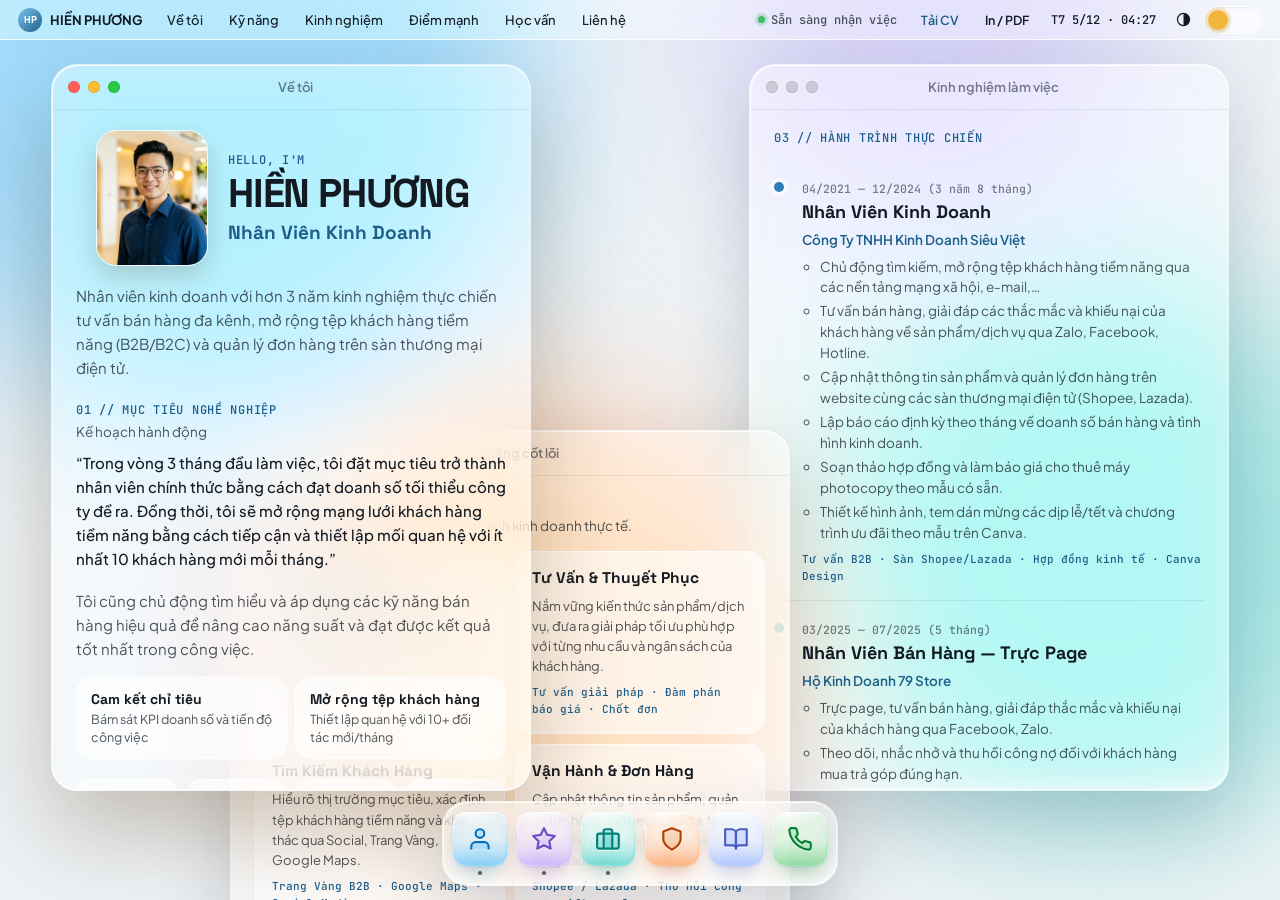
<file: index.html>
<!DOCTYPE html>
<html lang="vi" data-theme="light" data-palette="ocean">
<head>
  <meta charset="UTF-8" />
  <meta name="viewport" content="width=device-width, initial-scale=1.0" />
  <title>Hiền Phương — Nhân Viên Kinh Doanh | Liquid Glass Portfolio &amp; CV</title>
  <meta name="description" content="Portfolio &amp; CV cá nhân của Hiền Phương - Nhân Viên Kinh Doanh với hơn 3 năm kinh nghiệm thực chiến tư vấn bán hàng đa kênh, mở rộng tệp khách hàng B2B/B2C và quản lý đơn hàng sàn TMĐT." />
  <meta name="author" content="Hiền Phương" />
  <meta name="theme-color" content="#eef2f5" />
  <script>
    (function () {
      var t; try { t = localStorage.getItem('hp-glass-theme'); } catch (e) {}
      if (!t) t = "auto";
      if (t === 'auto') t = window.matchMedia('(prefers-color-scheme: dark)').matches ? 'dark' : 'light';
      document.documentElement.setAttribute('data-theme', t);
      var c; try { c = localStorage.getItem('hp-glass-clear'); } catch (e) {}
      if (c === null || isNaN(+c)) c = 45;
      document.documentElement.style.setProperty('--clear', (+c / 100).toFixed(2));
    })();
  </script>
    <!-- Mẫu 5 Liquid Glass (font tự host: assets/fonts/fonts.css) -->
  <link rel="stylesheet" href="/assets/style5.css" />
</head>
<body>

  <div class="mesh" aria-hidden="true"><i class="b1"></i><i class="b2"></i><i class="b3"></i><i class="b4"></i></div>

  <!-- Menu bar -->
  <header class="menubar">
    <div class="menubar-left">
      <a class="brand" href="#" data-open="about" aria-label="Mở hồ sơ"><span class="brand-mark">HP</span><span class="brand-name">HIỀN PHƯƠNG</span></a>
              <a class="menu-link" href="#" data-open="about">Về tôi</a>
              <a class="menu-link" href="#" data-open="skills">Kỹ năng</a>
              <a class="menu-link" href="#" data-open="exp">Kinh nghiệm</a>
              <a class="menu-link" href="#" data-open="strengths">Điểm mạnh</a>
              <a class="menu-link" href="#" data-open="edu">Học vấn</a>
              <a class="menu-link" href="#" data-open="contact">Liên hệ</a>
          </div>
    <div class="menubar-right">
              <span class="status"><span class="status-dot"></span>Sẵn sàng nhận việc</span>
                    <a class="menu-btn" href="CV-Hien-Phuong.pdf" download title="Tải CV dạng PDF">Tải CV</a>
            <button class="menu-btn" id="btnPrintCV" type="button" title="In hoặc lưu hồ sơ dạng PDF">In / PDF</button>
      <span class="clock" id="clock"></span>
      <div class="clear-wrap">
        <button class="clear-btn" id="clearBtn" type="button" aria-label="Điều chỉnh độ trong suốt" aria-expanded="false" aria-controls="clearPop" title="Độ trong suốt"><svg viewBox="0 0 24 24" aria-hidden="true"><circle cx="12" cy="12" r="8.5"></circle><path class="fill" d="M12 3.5a8.5 8.5 0 0 1 0 17z"></path></svg></button>
        <div class="clear-pop glass" id="clearPop" role="dialog" aria-label="Độ trong suốt">
          <div class="cp-head"><span>Độ trong suốt</span><output id="clearVal" for="clearRange">45%</output></div>
          <input class="cp-range" id="clearRange" type="range" min="0" max="100" step="1" value="45" aria-label="Độ trong suốt" />
          <div class="cp-presets" role="group" aria-label="Mức có sẵn">
            <button type="button" data-clear="12">Mờ đục</button>
            <button type="button" data-clear="45">Cân bằng</button>
            <button type="button" data-clear="85">Trong suốt</button>
          </div>
        </div>
      </div>
      <button class="theme-toggle" id="themeToggle" type="button" aria-label="Chuyển giao diện ngày/đêm" aria-pressed="false"></button>
    </div>
  </header>

  <main class="desk">

    <!-- Mobile home screen -->
    <section class="home" aria-label="Màn hình chính">
      <div class="home-card glass">
        <span class="home-ava">
          <picture><source srcset="/assets/hien-phuong.webp" type="image/webp"><img class="home-avatar" src="/assets/hien-phuong.png" alt="Chân dung HIỀN PHƯƠNG - Nhân Viên Kinh Doanh" width="800" height="800" draggable="false" /></picture>          <span class="status-dot" aria-hidden="true"></span>        </span>
        <div>
          <p class="name">HIỀN PHƯƠNG</p>
          <p class="role">Nhân Viên Kinh Doanh</p>
                      <p class="mono muted home-meta">3+ năm · TP. Thủ Đức</p>
                                <p class="home-status">Sẵn sàng nhận việc</p>
                  </div>
                  <p class="home-tag">Nhân viên kinh doanh với hơn 3 năm kinh nghiệm thực chiến tư vấn bán hàng đa kênh, mở rộng tệp khách hàng tiềm năng (B2B/B2C) và quản lý đơn hàng trên sàn thương mại điện tử.</p>
              </div>
      <nav class="home-grid" aria-label="Mục hồ sơ">
                  <button class="home-app" type="button" data-open="about"><span class="app-icon ic1"><svg viewBox="0 0 24 24" fill="none" stroke="currentColor" stroke-width="2" stroke-linecap="round" stroke-linejoin="round" aria-hidden="true"><path d="M20 21v-2a4 4 0 0 0-4-4H8a4 4 0 0 0-4 4v2"></path><circle cx="12" cy="7" r="4"></circle></svg></span>Về tôi</button>
                  <button class="home-app" type="button" data-open="skills"><span class="app-icon ic3"><svg viewBox="0 0 24 24" fill="none" stroke="currentColor" stroke-width="2" stroke-linecap="round" stroke-linejoin="round" aria-hidden="true"><polygon points="12 2 15.09 8.26 22 9.27 17 14.14 18.18 21.02 12 17.77 5.82 21.02 7 14.14 2 9.27 8.91 8.26 12 2"></polygon></svg></span>Kỹ năng</button>
                  <button class="home-app" type="button" data-open="exp"><span class="app-icon ic2"><svg viewBox="0 0 24 24" fill="none" stroke="currentColor" stroke-width="2" stroke-linecap="round" stroke-linejoin="round" aria-hidden="true"><rect x="2" y="7" width="20" height="14" rx="2" ry="2"></rect><path d="M16 21V5a2 2 0 0 0-2-2h-4a2 2 0 0 0-2 2v16"></path></svg></span>Kinh nghiệm</button>
                  <button class="home-app" type="button" data-open="strengths"><span class="app-icon ic4"><svg viewBox="0 0 24 24" fill="none" stroke="currentColor" stroke-width="2" stroke-linecap="round" stroke-linejoin="round" aria-hidden="true"><path d="M12 22s8-4 8-10V5l-8-3-8 3v7c0 6 8 10 8 10z"></path></svg></span>Điểm mạnh</button>
                  <button class="home-app" type="button" data-open="edu"><span class="app-icon ic5"><svg viewBox="0 0 24 24" fill="none" stroke="currentColor" stroke-width="2" stroke-linecap="round" stroke-linejoin="round" aria-hidden="true"><path d="M2 3h6a4 4 0 0 1 4 4v14a3 3 0 0 0-3-3H2z"></path><path d="M22 3h-6a4 4 0 0 0-4 4v14a3 3 0 0 1 3-3h7z"></path></svg></span>Học vấn</button>
                  <button class="home-app" type="button" data-open="contact"><span class="app-icon ic6"><svg viewBox="0 0 24 24" fill="none" stroke="currentColor" stroke-width="2" stroke-linecap="round" stroke-linejoin="round" aria-hidden="true"><path d="M22 16.92v3a2 2 0 0 1-2.18 2 19.79 19.79 0 0 1-8.63-3.07 19.5 19.5 0 0 1-6-6 19.79 19.79 0 0 1-3.07-8.67A2 2 0 0 1 4.11 2h3a2 2 0 0 1 2 1.72 12.84 12.84 0 0 0 .7 2.81 2 2 0 0 1-.45 2.11L8.09 9.91a16 16 0 0 0 6 6l1.27-1.27a2 2 0 0 1 2.11-.45 12.84 12.84 0 0 0 2.81.7A2 2 0 0 1 22 16.92z"></path></svg></span>Liên hệ</button>
              </nav>

            <!-- Widget chỉ số: chạm để mở "Về tôi" -->
      <button class="widget widget-stats glass" type="button" data-open="about" aria-label="Chỉ số nổi bật">
                  <span class="w-stat"><b data-count="3" data-suffix="+">3+</b><small>Năm thực chiến</small></span>
                  <span class="w-stat"><b data-count="10" data-suffix="+">10+</b><small>KH mới / tháng</small></span>
                  <span class="w-stat"><b data-count="100" data-suffix="%">100%</b><small>Cam kết KPI</small></span>
                  <span class="w-stat"><b>Đa kênh</b><small>B2B, Social &amp; TMĐT</small></span>
              </button>
      
            <!-- Widget công việc gần nhất: chạm để mở "Kinh nghiệm" -->
      <button class="widget widget-job glass" type="button" data-open="exp">
        <span class="app-icon ic2"><svg viewBox="0 0 24 24" fill="none" stroke="currentColor" stroke-width="2" stroke-linecap="round" stroke-linejoin="round" aria-hidden="true"><rect x="2" y="7" width="20" height="14" rx="2" ry="2"></rect><path d="M16 21V5a2 2 0 0 0-2-2h-4a2 2 0 0 0-2 2v16"></path></svg></span>
        <span class="w-job">
          <small class="mono muted">Gần nhất · 04/2021 — 12/2024 (3 năm 8 tháng)</small>
          <b>Nhân Viên Kinh Doanh</b>
          <span>Công Ty TNHH Kinh Doanh Siêu Việt</span>
        </span>
      </button>
          </section>

        <!-- Window: Về tôi (sections: hero + about) -->
    <article class="win glass" id="win-about" data-open-on-load="1" aria-label="Về tôi">
      <div class="win-bar"><span class="lights"><button class="l-close" type="button" aria-label="Đóng" title="Đóng (Esc)"><svg viewBox="0 0 10 10" aria-hidden="true"><path d="M2.5 2.5l5 5M7.5 2.5l-5 5"/></svg></button><button class="l-min" type="button" aria-label="Thu nhỏ xuống dock" title="Thu nhỏ (Ctrl/⌘ + M)"><svg viewBox="0 0 10 10" aria-hidden="true"><path d="M2 5h6"/></svg></button><button class="l-max" type="button" aria-label="Phóng to / thu về" title="Phóng to (nhấp đúp thanh tiêu đề)"><svg viewBox="0 0 10 10" aria-hidden="true"><path d="M2.2 6.3V2.2h4.1z M7.8 3.7v4.1H3.7z" class="fill"/></svg></button></span><h2 class="win-title">Về tôi</h2></div>      <div class="win-body">
        <div class="profile">
          <picture><source srcset="/assets/hien-phuong.webp" type="image/webp"><img class="avatar" src="/assets/hien-phuong.png" alt="Chân dung HIỀN PHƯƠNG - Nhân Viên Kinh Doanh" width="800" height="800" draggable="false" /></picture>          <div>
            <p class="eyebrow">Hello, I&#039;m</p>
            <h1 class="name">HIỀN PHƯƠNG</h1>
            <p class="role">Nhân Viên Kinh Doanh</p>
          </div>
        </div>
                  <p class="intro">Nhân viên kinh doanh với hơn 3 năm kinh nghiệm thực chiến tư vấn bán hàng đa kênh, mở rộng tệp khách hàng tiềm năng (B2B/B2C) và quản lý đơn hàng trên sàn thương mại điện tử.</p>
        
                      <p class="eyebrow about-eyebrow">01 // MỤC TIÊU NGHỀ NGHIỆP</p>
                                <p class="win-sub muted">Kế hoạch hành động</p>
                                <p class="intro intro-quote">“Trong vòng 3 tháng đầu làm việc, tôi đặt mục tiêu trở thành nhân viên chính thức bằng cách đạt doanh số tối thiểu công ty đề ra. Đồng thời, tôi sẽ mở rộng mạng lưới khách hàng tiềm năng bằng cách tiếp cận và thiết lập mối quan hệ với ít nhất 10 khách hàng mới mỗi tháng.”</p>
                                <p class="intro">Tôi cũng chủ động tìm hiểu và áp dụng các kỹ năng bán hàng hiệu quả để nâng cao năng suất và đạt được kết quả tốt nhất trong công việc.</p>
          
                    <div class="commit">
                          <div class="commit-item"><b>Cam kết chỉ tiêu</b><span>Bám sát KPI doanh số và tiến độ công việc</span></div>
                          <div class="commit-item"><b>Mở rộng tệp khách hàng</b><span>Thiết lập quan hệ với 10+ đối tác mới/tháng</span></div>
                      </div>
          
                    <div class="stats">
                          <div class="stat" title="Kinh doanh &amp; Tư vấn bán hàng"><b data-count="3" data-suffix="+">3+</b><span>Năm thực chiến</span></div>
                          <div class="stat" title="Mục tiêu phát triển tệp khách hàng"><b data-count="10" data-suffix="+">10+</b><span>KH mới / tháng</span></div>
                          <div class="stat" title="Đạt định mức trong 3 tháng đầu"><b data-count="100" data-suffix="%">100%</b><span>Cam kết KPI</span></div>
                          <div class="stat stat-text" title="Khai thác khách hàng đa nền tảng"><b>Đa kênh</b><span>B2B, Social &amp; TMĐT</span></div>
                      </div>
          
        <div class="actions">
                      <a class="btn btn-solid" href="tel:0876488047">Gọi ngay</a>
                                <a class="btn btn-glass" href="#" data-open="exp">Xem kinh nghiệm</a>
                                <button class="btn btn-glass" type="button" data-copy="0876488047" data-copy-label="số điện thoại" title="Sao chép số điện thoại">087 6488 047</button>
                  </div>
                  <p class="loc loc-about">Trường Thọ, TP. Thủ Đức, TP.HCM</p>
              </div>
    </article>
    
        <!-- Window: Kỹ năng -->
    <article class="win glass" id="win-skills" data-open-on-load="1" data-w="lg" aria-label="Kỹ năng cốt lõi">
      <div class="win-bar"><span class="lights"><button class="l-close" type="button" aria-label="Đóng" title="Đóng (Esc)"><svg viewBox="0 0 10 10" aria-hidden="true"><path d="M2.5 2.5l5 5M7.5 2.5l-5 5"/></svg></button><button class="l-min" type="button" aria-label="Thu nhỏ xuống dock" title="Thu nhỏ (Ctrl/⌘ + M)"><svg viewBox="0 0 10 10" aria-hidden="true"><path d="M2 5h6"/></svg></button><button class="l-max" type="button" aria-label="Phóng to / thu về" title="Phóng to (nhấp đúp thanh tiêu đề)"><svg viewBox="0 0 10 10" aria-hidden="true"><path d="M2.2 6.3V2.2h4.1z M7.8 3.7v4.1H3.7z" class="fill"/></svg></button></span><h2 class="win-title">Kỹ năng cốt lõi</h2></div>      <div class="win-body">
        <div class="win-intro"><p class="eyebrow">02 // NĂNG LỰC CHUYÊN MÔN</p><p class="win-sub muted">Bộ kỹ năng tư vấn, đàm phán và vận hành kinh doanh thực tế.</p></div>        <div class="cards">
                      <div class="card">
              <h3>Kỹ Năng Giao Tiếp</h3>
              <p>Truyền đạt thông tin rõ ràng, mạch lạc; chủ động lắng nghe và thấu hiểu sâu sắc mong muốn của khách hàng.</p>
                              <span class="tags">Lắng nghe chủ động · Giao tiếp đa kênh · Thấu cảm</span>
                          </div>
                      <div class="card">
              <h3>Tư Vấn &amp; Thuyết Phục</h3>
              <p>Nắm vững kiến thức sản phẩm/dịch vụ, đưa ra giải pháp tối ưu phù hợp với từng nhu cầu và ngân sách của khách hàng.</p>
                              <span class="tags">Tư vấn giải pháp · Đàm phán báo giá · Chốt đơn</span>
                          </div>
                      <div class="card">
              <h3>Tìm Kiếm Khách Hàng</h3>
              <p>Hiểu rõ thị trường mục tiêu, xác định tệp khách hàng tiềm năng và khai thác qua Social, Trang Vàng, Google Maps.</p>
                              <span class="tags">Trang Vàng B2B · Google Maps · Social Media</span>
                          </div>
                      <div class="card">
              <h3>Vận Hành &amp; Đơn Hàng</h3>
              <p>Cập nhật thông tin sản phẩm, quản lý đơn hàng Shopee/Lazada, theo dõi công nợ và chăm sóc khách hàng sau bán.</p>
                              <span class="tags">Shopee / Lazada · Thu hồi công nợ · After-sales</span>
                          </div>
                  </div>
      </div>
    </article>
    
        <!-- Window: Kinh nghiệm -->
    <article class="win glass" id="win-exp" data-open-on-load="1" aria-label="Kinh nghiệm làm việc">
      <div class="win-bar"><span class="lights"><button class="l-close" type="button" aria-label="Đóng" title="Đóng (Esc)"><svg viewBox="0 0 10 10" aria-hidden="true"><path d="M2.5 2.5l5 5M7.5 2.5l-5 5"/></svg></button><button class="l-min" type="button" aria-label="Thu nhỏ xuống dock" title="Thu nhỏ (Ctrl/⌘ + M)"><svg viewBox="0 0 10 10" aria-hidden="true"><path d="M2 5h6"/></svg></button><button class="l-max" type="button" aria-label="Phóng to / thu về" title="Phóng to (nhấp đúp thanh tiêu đề)"><svg viewBox="0 0 10 10" aria-hidden="true"><path d="M2.2 6.3V2.2h4.1z M7.8 3.7v4.1H3.7z" class="fill"/></svg></button></span><h2 class="win-title">Kinh nghiệm làm việc</h2></div>      <div class="win-body">
        <div class="win-intro"><p class="eyebrow">03 // HÀNH TRÌNH THỰC CHIẾN</p></div>        <ol class="timeline">
                      <li class="job"><span class="job-dot" style="background:#2f7fb5"></span><div>
              <span class="job-time">04/2021 — 12/2024 (3 năm 8 tháng)</span>
              <h3>Nhân Viên Kinh Doanh</h3><span class="job-co">Công Ty TNHH Kinh Doanh Siêu Việt</span>
                              <ul>
                                      <li>Chủ động tìm kiếm, mở rộng tệp khách hàng tiềm năng qua các nền tảng mạng xã hội, e-mail,…</li>
                                      <li>Tư vấn bán hàng, giải đáp các thắc mắc và khiếu nại của khách hàng về sản phẩm/dịch vụ qua Zalo, Facebook, Hotline.</li>
                                      <li>Cập nhật thông tin sản phẩm và quản lý đơn hàng trên website cùng các sàn thương mại điện tử (Shopee, Lazada).</li>
                                      <li>Lập báo cáo định kỳ theo tháng về doanh số bán hàng và tình hình kinh doanh.</li>
                                      <li>Soạn thảo hợp đồng và làm báo giá cho thuê máy photocopy theo mẫu có sẵn.</li>
                                      <li>Thiết kế hình ảnh, tem dán mừng các dịp lễ/tết và chương trình ưu đãi theo mẫu trên Canva.</li>
                                  </ul>
                                            <span class="tags job-tags">Tư vấn B2B · Sàn Shopee/Lazada · Hợp đồng kinh tế · Canva Design</span>
                          </div></li>
                      <li class="job"><span class="job-dot" style="background:#3aa7a0"></span><div>
              <span class="job-time">03/2025 — 07/2025 (5 tháng)</span>
              <h3>Nhân Viên Bán Hàng — Trực Page</h3><span class="job-co">Hộ Kinh Doanh 79 Store</span>
                              <ul>
                                      <li>Trực page, tư vấn bán hàng, giải đáp thắc mắc và khiếu nại của khách hàng qua Facebook, Zalo.</li>
                                      <li>Theo dõi, nhắc nhở và thu hồi công nợ đối với khách hàng mua trả góp đúng hạn.</li>
                                      <li>Chăm sóc khách hàng sau bán hàng nhằm duy trì mối quan hệ và tăng tỷ lệ khách hàng quay lại.</li>
                                  </ul>
                                            <span class="tags job-tags">Trực Page FB/Zalo · Quản lý công nợ · Chăm sóc sau bán</span>
                          </div></li>
                      <li class="job"><span class="job-dot" style="background:#7c6fd0"></span><div>
              <span class="job-time">08/2025 — 09/2025</span>
              <h3>Nhân Viên Kinh Doanh (Thử Việc)</h3><span class="job-co">Công ty TNHH Mr.Rin Group</span>
                              <ul>
                                      <li>Chăm sóc, chào hàng qua tin nhắn tệp khách hàng tiềm năng theo data công ty bàn giao.</li>
                                      <li>Chủ động học hỏi, nắm bắt đặc tính kỹ thuật sản phẩm và nhận biết chính xác mã hàng.</li>
                                  </ul>
                                            <span class="tags job-tags">Xử lý Data nóng · Nắm bắt thông số kỹ thuật</span>
                          </div></li>
                      <li class="job"><span class="job-dot" style="background:#d98a4e"></span><div>
              <span class="job-time">09/2025 — 11/2025</span>
              <h3>Nhân Viên Kinh Doanh (Thử Việc)</h3><span class="job-co">Công ty TNHH TM Điện Thái Dương — Thadeco</span>
                              <ul>
                                      <li>Tìm kiếm và khai thác danh sách khách hàng doanh nghiệp qua Trang Vàng, Google Maps.</li>
                                      <li>Tư vấn giải pháp sản phẩm và gửi báo giá chi tiết cho khách hàng qua Zalo.</li>
                                  </ul>
                                            <span class="tags job-tags">Trang Vàng B2B · Google Maps · Báo giá Zalo</span>
                          </div></li>
                  </ol>
      </div>
    </article>
    
        <!-- Window: Điểm mạnh -->
    <article class="win glass" id="win-strengths" aria-label="Điểm mạnh &amp; Kỷ luật">
      <div class="win-bar"><span class="lights"><button class="l-close" type="button" aria-label="Đóng" title="Đóng (Esc)"><svg viewBox="0 0 10 10" aria-hidden="true"><path d="M2.5 2.5l5 5M7.5 2.5l-5 5"/></svg></button><button class="l-min" type="button" aria-label="Thu nhỏ xuống dock" title="Thu nhỏ (Ctrl/⌘ + M)"><svg viewBox="0 0 10 10" aria-hidden="true"><path d="M2 5h6"/></svg></button><button class="l-max" type="button" aria-label="Phóng to / thu về" title="Phóng to (nhấp đúp thanh tiêu đề)"><svg viewBox="0 0 10 10" aria-hidden="true"><path d="M2.2 6.3V2.2h4.1z M7.8 3.7v4.1H3.7z" class="fill"/></svg></button></span><h2 class="win-title">Điểm mạnh &amp; Kỷ luật</h2></div>      <div class="win-body">
        <div class="win-intro"><p class="eyebrow">04 // PHẨM CHẤT NỔI BẬT</p></div>        <div class="cards one">
                      <div class="card"><h3>Chịu Áp Lực Cao</h3><p>Khả năng làm việc tốt dưới áp lực chỉ tiêu doanh số và tiến độ công việc, duy trì năng lượng tích cực và sự tập trung cao độ.</p></div>
                      <div class="card"><h3>Kiên Nhẫn &amp; Bền Bỉ</h3><p>Chủ động theo sát, chăm sóc và nuôi dưỡng tệp khách hàng tiềm năng, không nản lòng trước các thương vụ kéo dài.</p></div>
                      <div class="card"><h3>Tinh Thần Tự Học Hỏi</h3><p>Nhanh nhạy cập nhật kiến thức sản phẩm mới, tiếp thu nhanh các công cụ số và không ngừng trau dồi kỹ năng chuyên môn.</p></div>
                  </div>
      </div>
    </article>
    
    
        <!-- Window: Học vấn & Công cụ -->
    <article class="win glass" id="win-edu" data-w="lg" aria-label="Học vấn &amp; Công cụ">
      <div class="win-bar"><span class="lights"><button class="l-close" type="button" aria-label="Đóng" title="Đóng (Esc)"><svg viewBox="0 0 10 10" aria-hidden="true"><path d="M2.5 2.5l5 5M7.5 2.5l-5 5"/></svg></button><button class="l-min" type="button" aria-label="Thu nhỏ xuống dock" title="Thu nhỏ (Ctrl/⌘ + M)"><svg viewBox="0 0 10 10" aria-hidden="true"><path d="M2 5h6"/></svg></button><button class="l-max" type="button" aria-label="Phóng to / thu về" title="Phóng to (nhấp đúp thanh tiêu đề)"><svg viewBox="0 0 10 10" aria-hidden="true"><path d="M2.2 6.3V2.2h4.1z M7.8 3.7v4.1H3.7z" class="fill"/></svg></button></span><h2 class="win-title">Học vấn &amp; Công cụ</h2></div>      <div class="win-body">
        <div class="win-intro"><p class="eyebrow">05 // NỀN TẢNG &amp; CÔNG CỤ</p></div>                  <div class="edu">
            <span class="job-time">07/2017 — 09/2020</span>
            <h3>Cao Đẳng Thực Hành</h3>
                                      <span class="job-co">IT - Phần Mềm • Lập trình di động</span>
                                      <p class="muted edu-desc">Trang bị tư duy logic vững vàng, khả năng tiếp cận và ứng dụng nhanh chóng các công nghệ, phần mềm quản lý kinh doanh, quản trị sàn TMĐT và nền tảng số hiện đại.</p>
                                      <p class="edu-foot mono">Tư duy logic • Khả năng tiếp cận công nghệ số nhanh</p>
                      </div>
                        <div class="cards">
                      <div class="card"><h3>Canva Pro</h3><p>Thiết kế hình ảnh, tem dán mừng các dịp lễ/tết và banner chương trình ưu đãi bán hàng.</p></div>
                      <div class="card"><h3>Shopee &amp; Lazada</h3><p>Quản trị thông tin sản phẩm, xử lý đơn hàng và theo dõi vận chuyển sàn thương mại điện tử.</p></div>
                      <div class="card"><h3>MS Excel &amp; Word</h3><p>Lập báo cáo doanh số, soạn thảo hợp đồng kinh tế và làm báo giá chi tiết cho khách hàng.</p></div>
                      <div class="card"><h3>Zalo OA &amp; Fanpage</h3><p>Trực page, tư vấn khách hàng, giải đáp thắc mắc và chăm sóc khách hàng sau bán hàng.</p></div>
                  </div>
              </div>
    </article>
    
        <!-- Window: Liên hệ + form gửi lời nhắn (antispam giữ nguyên) -->
    <article class="win glass" id="win-contact" aria-label="Liên hệ">
      <div class="win-bar"><span class="lights"><button class="l-close" type="button" aria-label="Đóng" title="Đóng (Esc)"><svg viewBox="0 0 10 10" aria-hidden="true"><path d="M2.5 2.5l5 5M7.5 2.5l-5 5"/></svg></button><button class="l-min" type="button" aria-label="Thu nhỏ xuống dock" title="Thu nhỏ (Ctrl/⌘ + M)"><svg viewBox="0 0 10 10" aria-hidden="true"><path d="M2 5h6"/></svg></button><button class="l-max" type="button" aria-label="Phóng to / thu về" title="Phóng to (nhấp đúp thanh tiêu đề)"><svg viewBox="0 0 10 10" aria-hidden="true"><path d="M2.2 6.3V2.2h4.1z M7.8 3.7v4.1H3.7z" class="fill"/></svg></button></span><h2 class="win-title">Liên hệ</h2></div>      <div class="win-body">
                  <div class="win-intro">
                          <h3 class="contact-heading">Sẵn sàng đồng hành cùng doanh nghiệp đạt mục tiêu doanh số.</h3>
                                      <p class="win-sub muted">Quý nhà tuyển dụng có thể liên hệ trực tiếp với tôi qua các kênh bên dưới để trao đổi chi tiết hơn về cơ hội hợp tác.</p>
                      </div>
        
        <div class="contact-list">
                      <a class="contact-row" href="tel:0876488047"><span>ĐIỆN THOẠI</span><b>087 6488 047</b></a>
                                <a class="contact-row" href="mailto:hphuong123123@gmail.com"><span>EMAIL</span><b>hphuong123123@gmail.com</b></a>
                                <a class="contact-row" href="https://zalo.me/0876488047" target="_blank" rel="noopener noreferrer"><span>ZALO</span><b>087 6488 047</b></a>
                                <div class="contact-row"><span>ĐỊA CHỈ</span><b>Trường Thọ, TP. Thủ Đức, TP.HCM</b></div>
                  </div>

        <div class="actions">
                      <button class="btn btn-glass" type="button" data-copy="hphuong123123@gmail.com" data-copy-label="email">Sao chép email</button>
                                <a class="btn btn-solid" href="CV-Hien-Phuong.pdf" download>Tải CV (PDF)</a>
                  </div>

        
                  <div class="win-foot">
            <p><b>HIỀN PHƯƠNG — Nhân Viên Kinh Doanh</b></p>            <p>Giao diện Liquid Glass · All rights reserved &copy; 2026.</p>          </div>
              </div>
    </article>
      </main>

  <!-- Dock (desktop) -->
  <nav class="dock glass" aria-label="Dock">
          <button class="dock-item" type="button" data-open="about"><span class="dock-tip glass">Về tôi</span><span class="app-icon ic1"><svg viewBox="0 0 24 24" fill="none" stroke="currentColor" stroke-width="2" stroke-linecap="round" stroke-linejoin="round" aria-hidden="true"><path d="M20 21v-2a4 4 0 0 0-4-4H8a4 4 0 0 0-4 4v2"></path><circle cx="12" cy="7" r="4"></circle></svg></span></button>
          <button class="dock-item" type="button" data-open="skills"><span class="dock-tip glass">Kỹ năng</span><span class="app-icon ic3"><svg viewBox="0 0 24 24" fill="none" stroke="currentColor" stroke-width="2" stroke-linecap="round" stroke-linejoin="round" aria-hidden="true"><polygon points="12 2 15.09 8.26 22 9.27 17 14.14 18.18 21.02 12 17.77 5.82 21.02 7 14.14 2 9.27 8.91 8.26 12 2"></polygon></svg></span></button>
          <button class="dock-item" type="button" data-open="exp"><span class="dock-tip glass">Kinh nghiệm</span><span class="app-icon ic2"><svg viewBox="0 0 24 24" fill="none" stroke="currentColor" stroke-width="2" stroke-linecap="round" stroke-linejoin="round" aria-hidden="true"><rect x="2" y="7" width="20" height="14" rx="2" ry="2"></rect><path d="M16 21V5a2 2 0 0 0-2-2h-4a2 2 0 0 0-2 2v16"></path></svg></span></button>
          <button class="dock-item" type="button" data-open="strengths"><span class="dock-tip glass">Điểm mạnh</span><span class="app-icon ic4"><svg viewBox="0 0 24 24" fill="none" stroke="currentColor" stroke-width="2" stroke-linecap="round" stroke-linejoin="round" aria-hidden="true"><path d="M12 22s8-4 8-10V5l-8-3-8 3v7c0 6 8 10 8 10z"></path></svg></span></button>
          <button class="dock-item" type="button" data-open="edu"><span class="dock-tip glass">Học vấn</span><span class="app-icon ic5"><svg viewBox="0 0 24 24" fill="none" stroke="currentColor" stroke-width="2" stroke-linecap="round" stroke-linejoin="round" aria-hidden="true"><path d="M2 3h6a4 4 0 0 1 4 4v14a3 3 0 0 0-3-3H2z"></path><path d="M22 3h-6a4 4 0 0 0-4 4v14a3 3 0 0 1 3-3h7z"></path></svg></span></button>
          <button class="dock-item" type="button" data-open="contact"><span class="dock-tip glass">Liên hệ</span><span class="app-icon ic6"><svg viewBox="0 0 24 24" fill="none" stroke="currentColor" stroke-width="2" stroke-linecap="round" stroke-linejoin="round" aria-hidden="true"><path d="M22 16.92v3a2 2 0 0 1-2.18 2 19.79 19.79 0 0 1-8.63-3.07 19.5 19.5 0 0 1-6-6 19.79 19.79 0 0 1-3.07-8.67A2 2 0 0 1 4.11 2h3a2 2 0 0 1 2 1.72 12.84 12.84 0 0 0 .7 2.81 2 2 0 0 1-.45 2.11L8.09 9.91a16 16 0 0 0 6 6l1.27-1.27a2 2 0 0 1 2.11-.45 12.84 12.84 0 0 0 2.81.7A2 2 0 0 1 22 16.92z"></path></svg></span></button>
      </nav>

  <!-- Call bar (mobile) -->
  <div class="callbar glass">
          <a class="btn btn-solid" href="tel:0876488047">Gọi ngay</a>
              <a class="btn btn-glass" href="https://zalo.me/0876488047" target="_blank" rel="noopener noreferrer">Zalo</a>
              <a class="btn btn-glass" href="CV-Hien-Phuong.pdf" download title="Tải CV dạng PDF">Tải CV</a>
      </div>

  <div class="scrim"></div>
  <div class="toast glass" id="toast" role="status" aria-live="polite"></div>

  <script src="/assets/script5.js"></script>
</body>
</html>
</file>
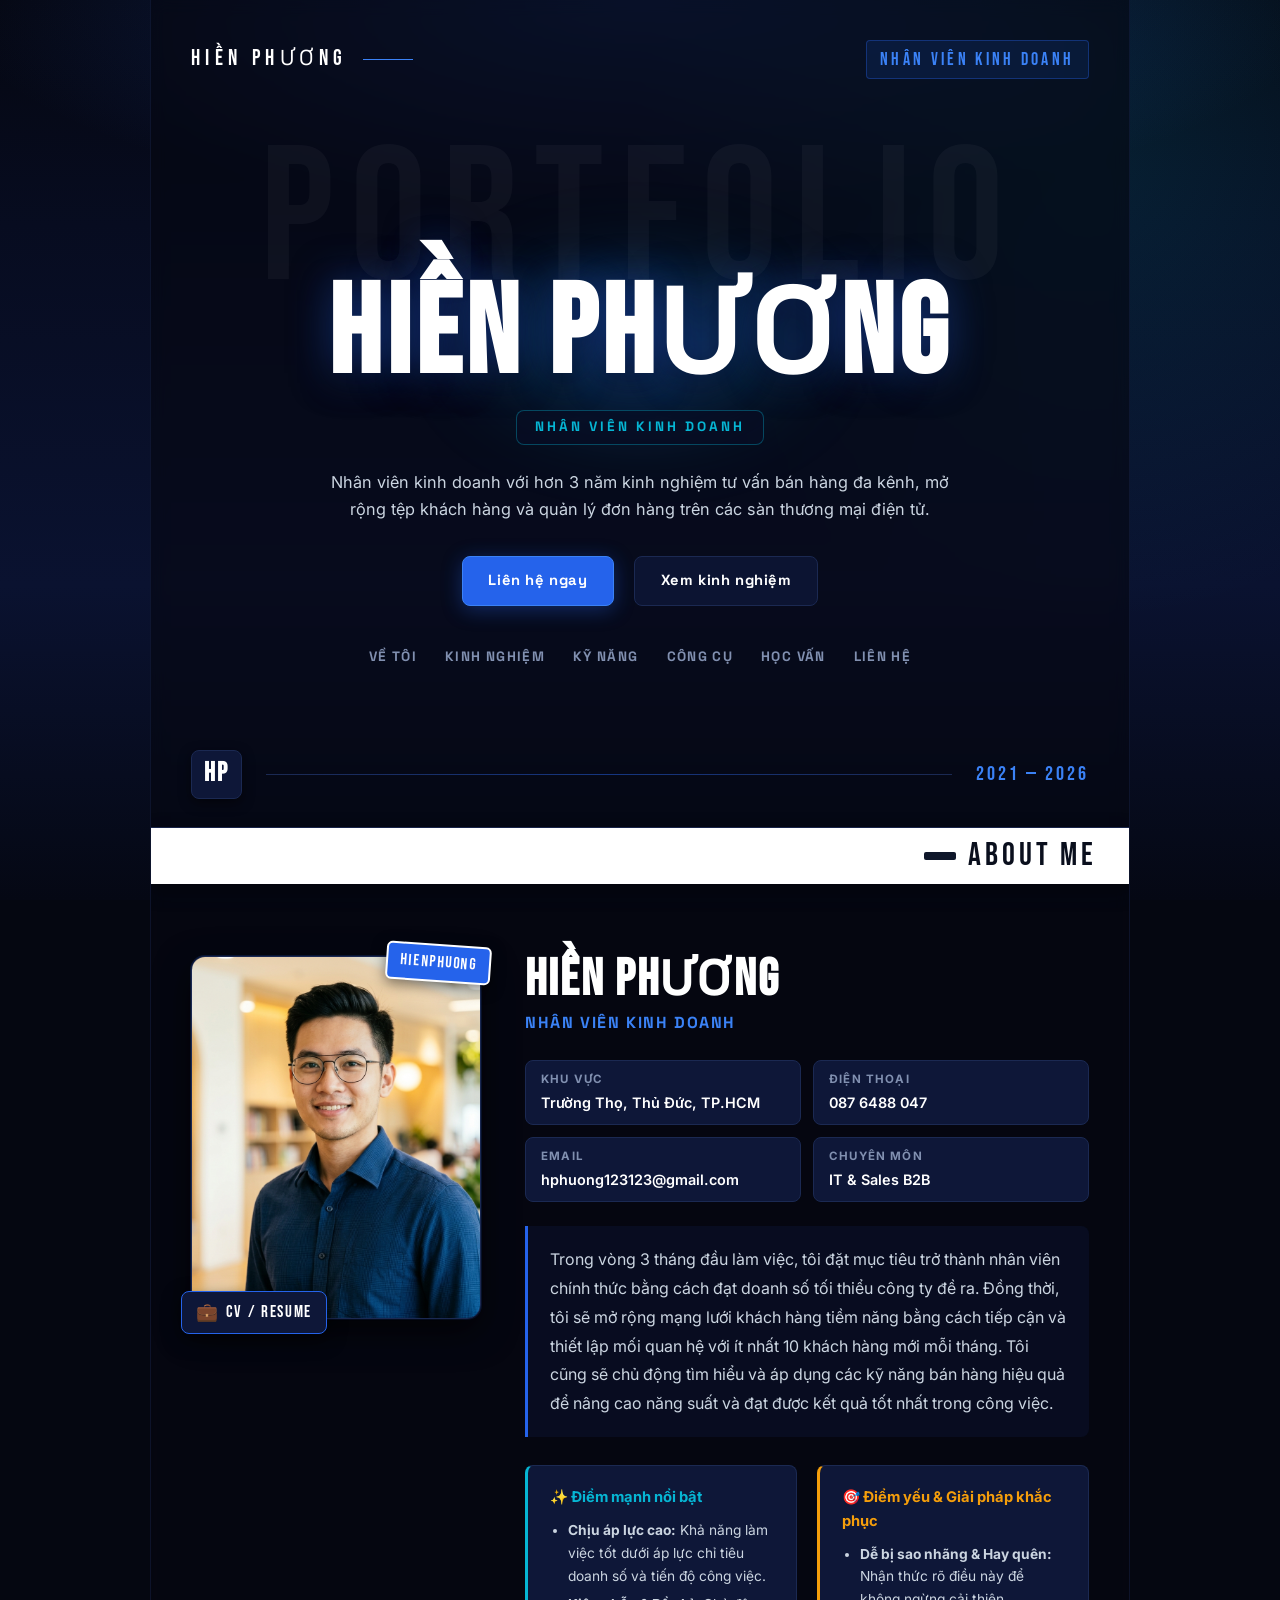
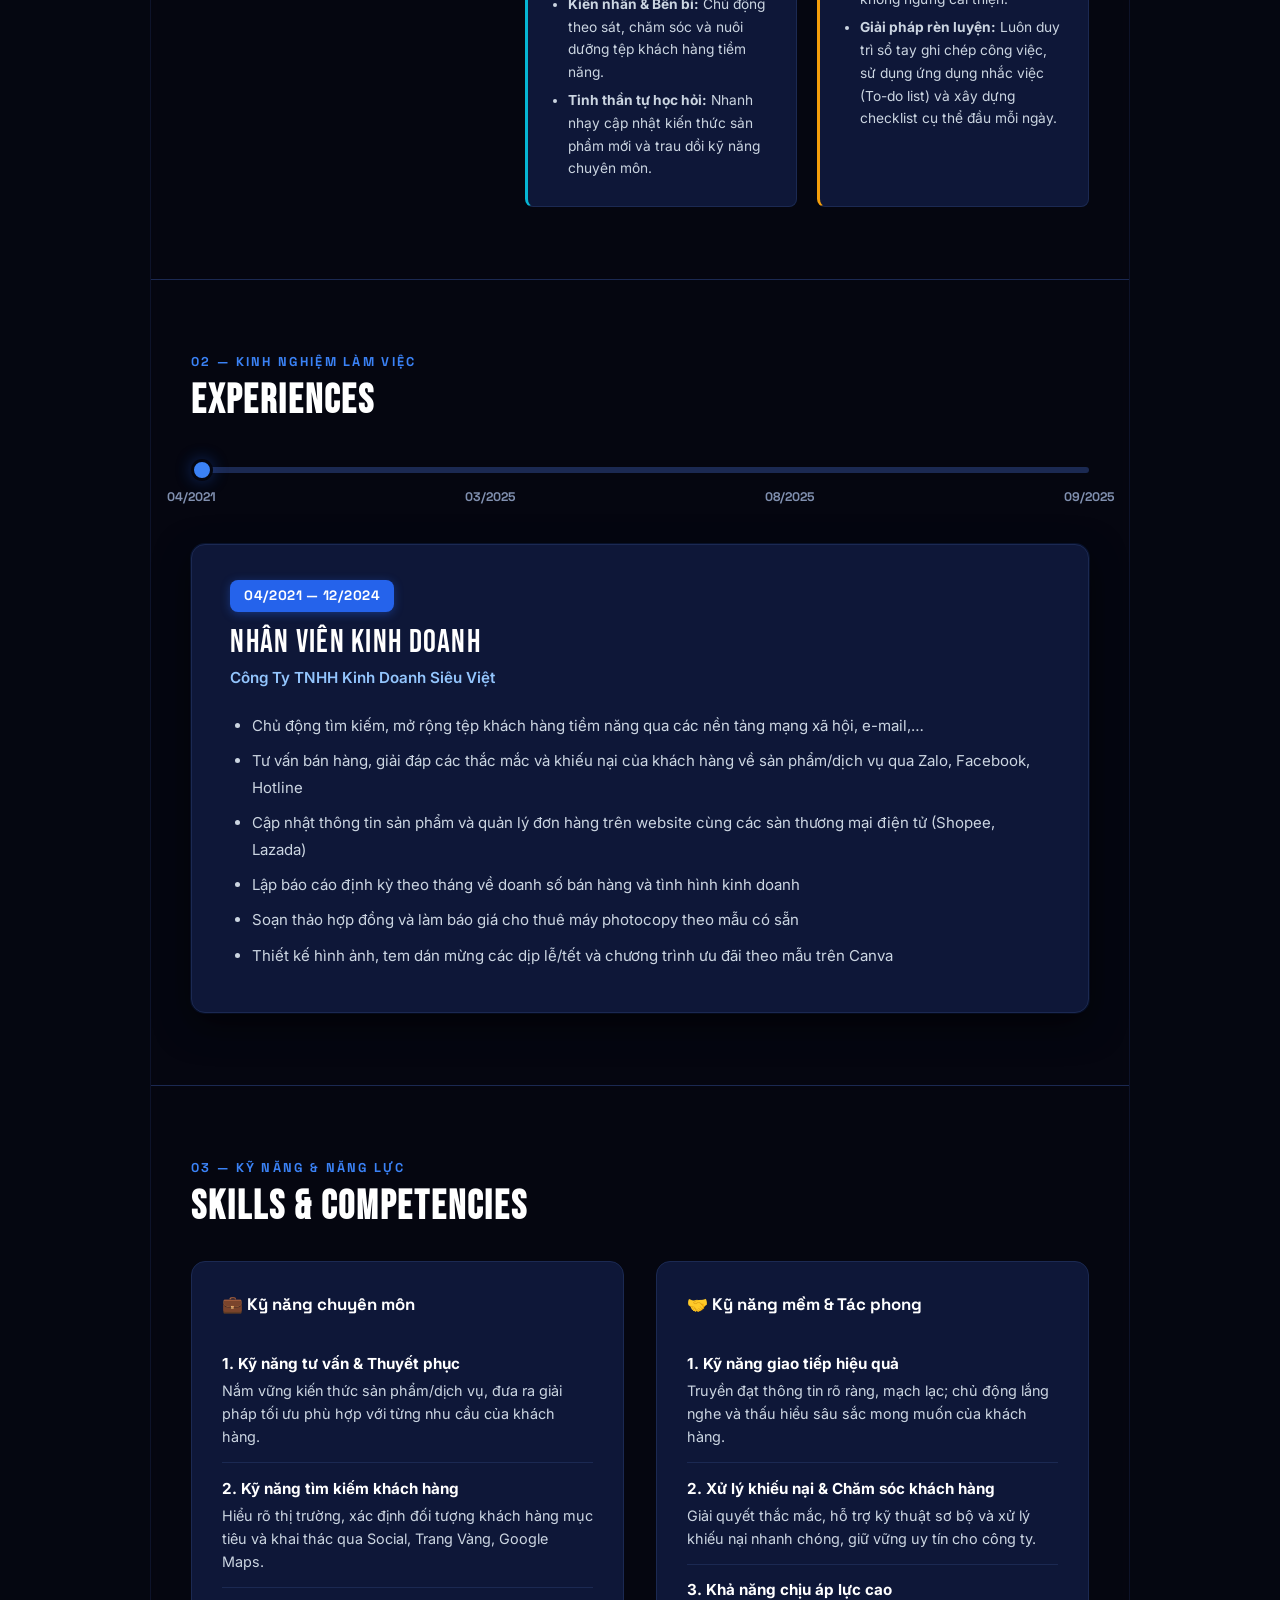
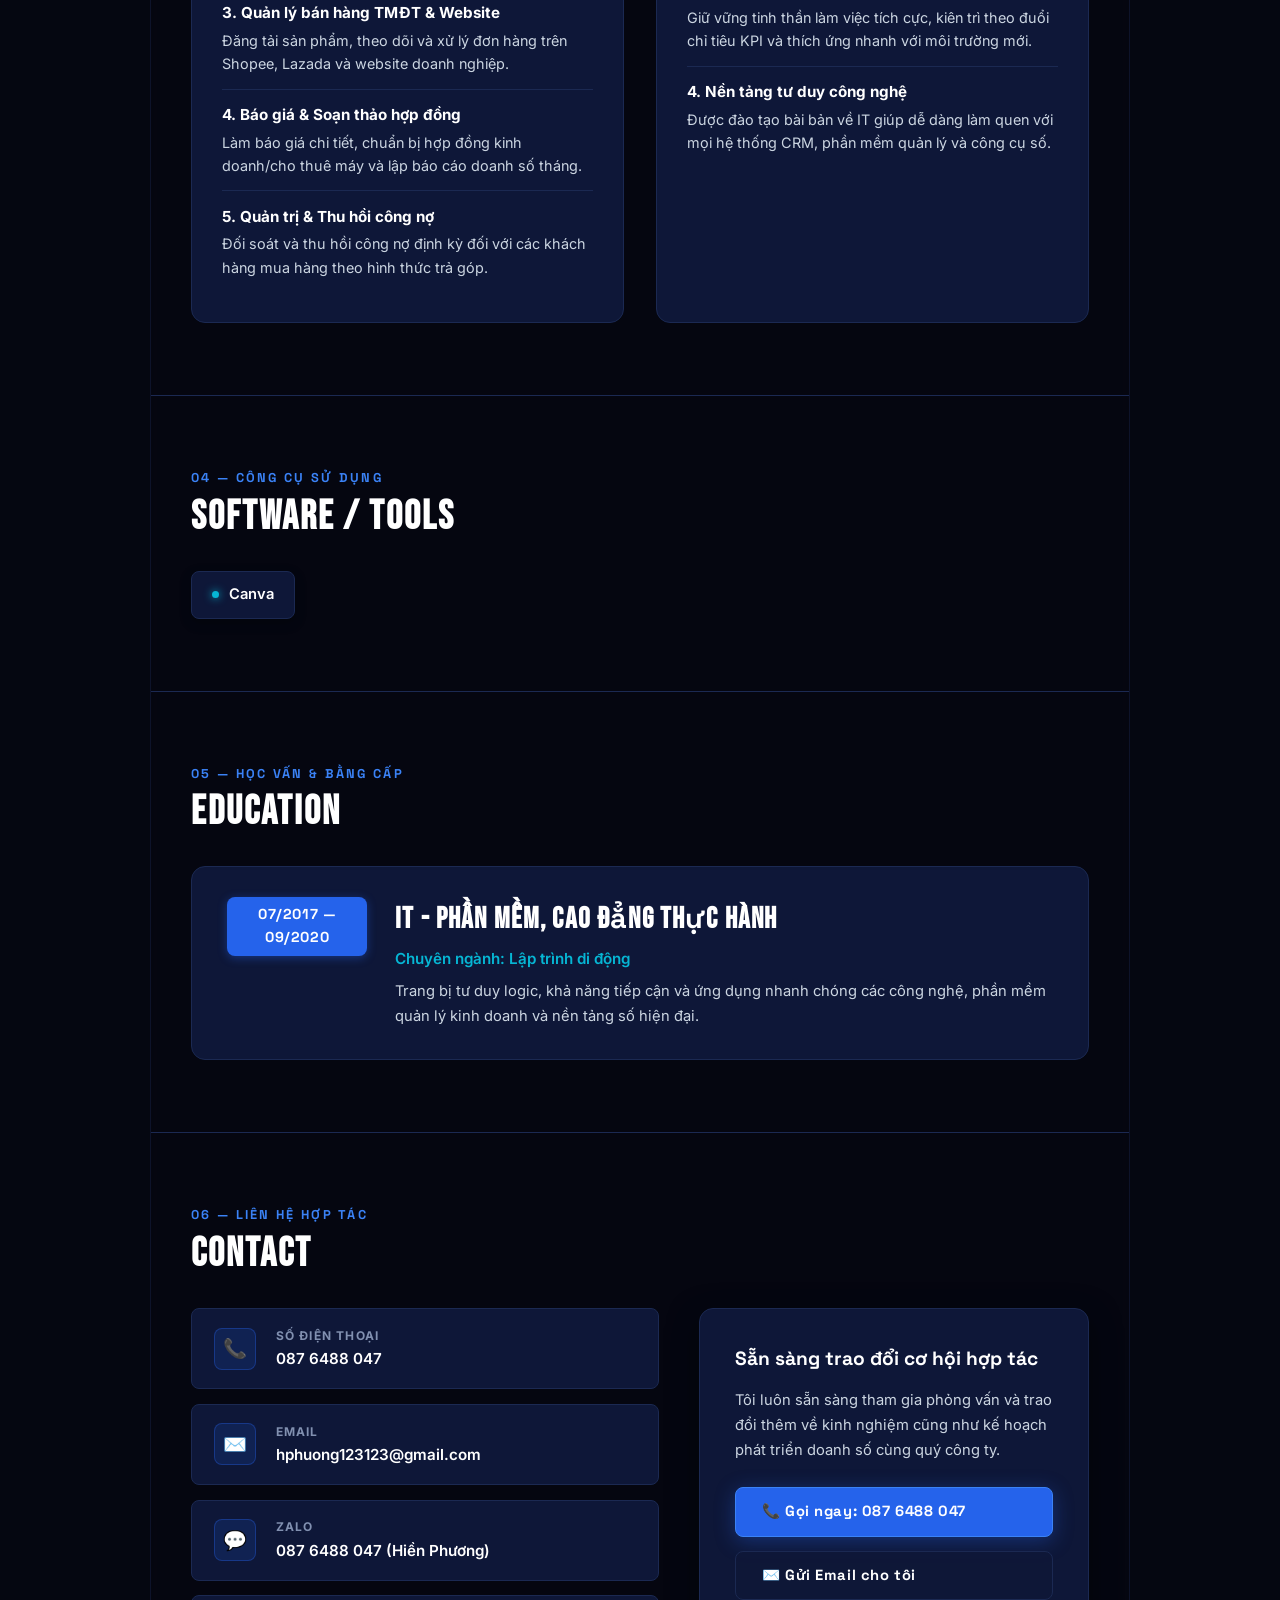
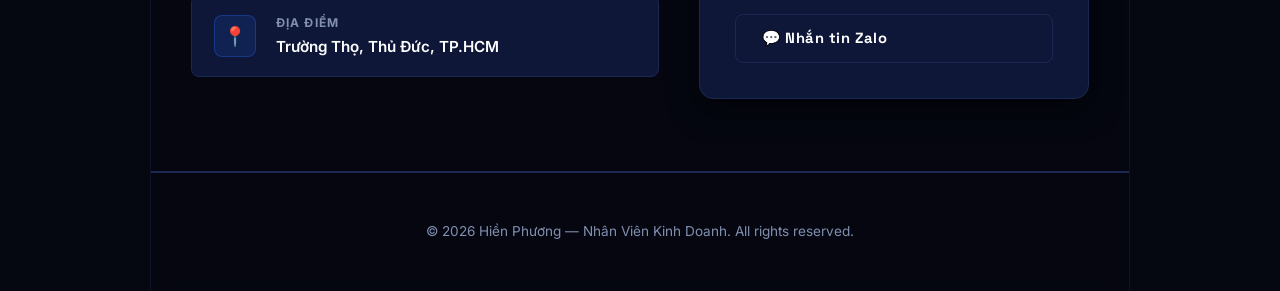
<file: templates/mau-1-navy/index.html>
<!DOCTYPE html>
<html lang="vi">
<head>
<meta charset="UTF-8" />
<meta name="viewport" content="width=device-width, initial-scale=1.0" />
<title>Hiền Phương — Nhân Viên Kinh Doanh | Portfolio & CV</title>
<meta name="description" content="Portfolio & CV của Hiền Phương - Nhân Viên Kinh Doanh chuyên nghiệp với kinh nghiệm tư vấn bán hàng đa kênh, tìm kiếm khách hàng tiềm năng và chăm sóc khách hàng." />
<meta name="author" content="Hiền Phương" />
<link rel="preconnect" href="https://fonts.googleapis.com" />
<link rel="preconnect" href="https://fonts.gstatic.com" crossorigin />
<link href="https://fonts.googleapis.com/css2?family=Bebas+Neue&family=Inter:wght@400;500;600;700;800;900&family=Space+Grotesk:wght@600;700&display=swap" rel="stylesheet" />
<link rel="stylesheet" href="style.css" />
</head>
<body>

<div class="poster-container">

  <!-- ===== HEADER / POSTER HERO ===== -->
  <header class="poster-hero" id="top">
    <!-- Top Header Bar with 2 Corner Labels -->
    <div class="poster-top-bar">
      <div class="corner-label corner-left">
        <span class="brand-text">HIỀN PHƯƠNG</span>
        <span class="dash-line"></span>
      </div>
      <div class="corner-label corner-right">
        <span class="role-badge-top">NHÂN VIÊN KINH DOANH</span>
      </div>
    </div>

    <!-- Center Big Title Poster -->
    <div class="poster-title-wrap">
      <div class="glow-sphere"></div>
      <p class="hero-watermark">PORTFOLIO</p>
      <h1 class="poster-name">HIỀN PHƯƠNG</h1>
      <div class="poster-sub-row">
        <span class="poster-role-tag">NHÂN VIÊN KINH DOANH</span>
      </div>
      <p class="poster-sub-desc">
        Nhân viên kinh doanh với hơn 3 năm kinh nghiệm tư vấn bán hàng đa kênh,
        mở rộng tệp khách hàng và quản lý đơn hàng trên các sàn thương mại điện tử.
      </p>

      <div class="poster-actions">
        <a href="#contact" class="btn btn-primary">Liên hệ ngay</a>
        <a href="#experience" class="btn btn-secondary">Xem kinh nghiệm</a>
      </div>

      <nav class="poster-nav">
        <a href="#about">Về tôi</a>
        <a href="#experience">Kinh nghiệm</a>
        <a href="#skills">Kỹ năng</a>
        <a href="#tools">Công cụ</a>
        <a href="#education">Học vấn</a>
        <a href="#contact">Liên hệ</a>
      </nav>
    </div>

    <!-- Bottom Hero Divider with Monogram and Year Range -->
    <div class="poster-bottom-bar">
      <div class="monogram-box">HP</div>
      <div class="bottom-divider-line"></div>
      <div class="bottom-year-tag">2021 — 2026</div>
    </div>
  </header>

  <!-- ===== RIBBON BANNER: ABOUT ME ===== -->
  <div class="ribbon-banner">
    <div class="ribbon-inner">
      <span class="ribbon-tape"></span>
      <span class="ribbon-label">about me</span>
    </div>
  </div>

  <main class="poster-main">

    <!-- ===== SECTION 01: ABOUT ME (2 COLUMNS) ===== -->
    <section class="section section-about" id="about">
      <div class="about-grid">
        <!-- Left Column: Portrait Photo with rounded corners and sticker badge -->
        <div class="about-left-col">
          <div class="photo-card">
            <img src="assets/hien-phuong.png" alt="Ảnh đại diện Hiền Phương" class="portrait-img" />
            <div class="photo-sticker">HIENPHUONG</div>
            <div class="photo-badge-card">
              <span class="badge-icon">💼</span>
              <span class="badge-text">CV / RESUME</span>
            </div>
          </div>
        </div>

        <!-- Right Column: Name, Title, Meta Chips, Objective, Strengths -->
        <div class="about-right-col">
          <div class="about-header-group">
            <h2 class="about-big-name">HIỀN PHƯƠNG</h2>
            <p class="about-job-title">NHÂN VIÊN KINH DOANH</p>
          </div>

          <!-- 4 Meta Info Chips -->
          <div class="meta-chips-row">
            <div class="meta-chip">
              <span class="meta-label">Khu vực</span>
              <span class="meta-val">Trường Thọ, Thủ Đức, TP.HCM</span>
            </div>
            <div class="meta-chip">
              <span class="meta-label">Điện thoại</span>
              <span class="meta-val">087 6488 047</span>
            </div>
            <div class="meta-chip">
              <span class="meta-label">Email</span>
              <span class="meta-val">hphuong123123@gmail.com</span>
            </div>
            <div class="meta-chip">
              <span class="meta-label">Chuyên môn</span>
              <span class="meta-val">IT &amp; Sales B2B</span>
            </div>
          </div>

          <!-- Full Career Objective Text -->
          <div class="about-text-box">
            <p class="section-text">
              Trong vòng 3 tháng đầu làm việc, tôi đặt mục tiêu trở thành nhân viên chính thức bằng cách đạt doanh số tối thiểu công ty đề ra. Đồng thời, tôi sẽ mở rộng mạng lưới khách hàng tiềm năng bằng cách tiếp cận và thiết lập mối quan hệ với ít nhất 10 khách hàng mới mỗi tháng. Tôi cũng sẽ chủ động tìm hiểu và áp dụng các kỹ năng bán hàng hiệu quả để nâng cao năng suất và đạt được kết quả tốt nhất trong công việc.
            </p>
          </div>

          <!-- Strengths & Weaknesses Cards -->
          <div class="traits-grid">
            <div class="trait-card strength">
              <h3>✨ Điểm mạnh nổi bật</h3>
              <ul class="trait-list">
                <li><strong>Chịu áp lực cao:</strong> Khả năng làm việc tốt dưới áp lực chỉ tiêu doanh số và tiến độ công việc.</li>
                <li><strong>Kiên nhẫn &amp; Bền bỉ:</strong> Chủ động theo sát, chăm sóc và nuôi dưỡng tệp khách hàng tiềm năng.</li>
                <li><strong>Tinh thần tự học hỏi:</strong> Nhanh nhạy cập nhật kiến thức sản phẩm mới và trau dồi kỹ năng chuyên môn.</li>
              </ul>
            </div>
            <div class="trait-card weakness">
              <h3>🎯 Điểm yếu &amp; Giải pháp khắc phục</h3>
              <ul class="trait-list">
                <li><strong>Dễ bị sao nhãng &amp; Hay quên:</strong> Nhận thức rõ điều này để không ngừng cải thiện.</li>
                <li><strong>Giải pháp rèn luyện:</strong> Luôn duy trì sổ tay ghi chép công việc, sử dụng ứng dụng nhắc việc (To-do list) và xây dựng checklist cụ thể đầu mỗi ngày.</li>
              </ul>
            </div>
          </div>

        </div>
      </div>
    </section>

    <!-- ===== SECTION 02: WORK EXPERIENCE (PRESERVED SCRUBBER) ===== -->
    <section class="section section-experience" id="experience">
      <div class="section-header-box">
        <p class="section-label">02 — KINH NGHIỆM LÀM VIỆC</p>
        <h2 class="section-title">EXPERIENCES</h2>
      </div>

      <!-- Preserved Interactive Scrubber with original classes & IDs -->
      <div class="timeline-wrap">
        <input type="range" id="tl-slider" class="tl-slider" min="0" max="3" step="1" value="0" aria-label="Thanh trượt mốc thời gian kinh nghiệm làm việc" />
        <div class="tl-ticks" id="tl-ticks"></div>

        <div class="tl-panel" id="tl-panel">
          <div class="tl-date" id="tl-date">04/2021 — 12/2024</div>
          <div class="tl-role" id="tl-role">Nhân Viên Kinh Doanh</div>
          <div class="tl-company" id="tl-company">Công Ty TNHH Kinh Doanh Siêu Việt</div>
          <ul class="tl-bullets" id="tl-bullets">
            <li>Chủ động tìm kiếm, mở rộng tệp khách hàng tiềm năng qua các nền tảng mạng xã hội, e-mail,…</li>
            <li>Tư vấn bán hàng, giải đáp các thắc mắc và khiếu nại của khách hàng về sản phẩm/dịch vụ qua Zalo, Facebook, Hotline</li>
            <li>Cập nhật thông tin sản phẩm và quản lý đơn hàng trên website cùng các sàn thương mại điện tử (Shopee, Lazada)</li>
            <li>Lập báo cáo định kỳ theo tháng về doanh số bán hàng và tình hình kinh doanh</li>
            <li>Soạn thảo hợp đồng và làm báo giá cho thuê máy photocopy theo mẫu có sẵn</li>
            <li>Thiết kế hình ảnh, tem dán mừng các dịp lễ/tết và chương trình ưu đãi theo mẫu trên Canva</li>
          </ul>
        </div>
      </div>
    </section>

    <!-- ===== SECTION 03: SKILLS & COMPETENCIES ===== -->
    <section class="section section-skills" id="skills">
      <div class="section-header-box">
        <p class="section-label">03 — KỸ NĂNG &amp; NĂNG LỰC</p>
        <h2 class="section-title">SKILLS &amp; COMPETENCIES</h2>
      </div>

      <div class="skills-grid">
        <div class="skills-col">
          <h3>💼 Kỹ năng chuyên môn</h3>
          <ul class="tag-list">
            <li>
              <strong>1. Kỹ năng tư vấn &amp; Thuyết phục</strong>
              Nắm vững kiến thức sản phẩm/dịch vụ, đưa ra giải pháp tối ưu phù hợp với từng nhu cầu của khách hàng.
            </li>
            <li>
              <strong>2. Kỹ năng tìm kiếm khách hàng</strong>
              Hiểu rõ thị trường, xác định đối tượng khách hàng mục tiêu và khai thác qua Social, Trang Vàng, Google Maps.
            </li>
            <li>
              <strong>3. Quản lý bán hàng TMĐT &amp; Website</strong>
              Đăng tải sản phẩm, theo dõi và xử lý đơn hàng trên Shopee, Lazada và website doanh nghiệp.
            </li>
            <li>
              <strong>4. Báo giá &amp; Soạn thảo hợp đồng</strong>
              Làm báo giá chi tiết, chuẩn bị hợp đồng kinh doanh/cho thuê máy và lập báo cáo doanh số tháng.
            </li>
            <li>
              <strong>5. Quản trị &amp; Thu hồi công nợ</strong>
              Đối soát và thu hồi công nợ định kỳ đối với các khách hàng mua hàng theo hình thức trả góp.
            </li>
          </ul>
        </div>
        <div class="skills-col">
          <h3>🤝 Kỹ năng mềm &amp; Tác phong</h3>
          <ul class="tag-list">
            <li>
              <strong>1. Kỹ năng giao tiếp hiệu quả</strong>
              Truyền đạt thông tin rõ ràng, mạch lạc; chủ động lắng nghe và thấu hiểu sâu sắc mong muốn của khách hàng.
            </li>
            <li>
              <strong>2. Xử lý khiếu nại &amp; Chăm sóc khách hàng</strong>
              Giải quyết thắc mắc, hỗ trợ kỹ thuật sơ bộ và xử lý khiếu nại nhanh chóng, giữ vững uy tín cho công ty.
            </li>
            <li>
              <strong>3. Khả năng chịu áp lực cao</strong>
              Giữ vững tinh thần làm việc tích cực, kiên trì theo đuổi chỉ tiêu KPI và thích ứng nhanh với môi trường mới.
            </li>
            <li>
              <strong>4. Nền tảng tư duy công nghệ</strong>
              Được đào tạo bài bản về IT giúp dễ dàng làm quen với mọi hệ thống CRM, phần mềm quản lý và công cụ số.
            </li>
          </ul>
        </div>
      </div>
    </section>

    <!-- ===== SECTION 04: TOOLS & SOFTWARE (CHIPS) ===== -->
    <section class="section section-tools" id="tools">
      <div class="section-header-box">
        <p class="section-label">04 — CÔNG CỤ SỬ DỤNG</p>
        <h2 class="section-title">SOFTWARE / TOOLS</h2>
      </div>

      <div class="chips-container">
        <div class="tool-chip"><span class="chip-dot"></span>Canva</div>
      </div>
    </section>

    <!-- ===== SECTION 05: EDUCATION ===== -->
    <section class="section section-education" id="education">
      <div class="section-header-box">
        <p class="section-label">05 — HỌC VẤN &amp; BẰNG CẤP</p>
        <h2 class="section-title">EDUCATION</h2>
      </div>

      <div class="edu-card">
        <div class="edu-item">
          <div class="edu-year">07/2017 — 09/2020</div>
          <div class="edu-details">
            <h3>IT - Phần mềm, Cao Đẳng Thực Hành</h3>
            <p class="edu-major">Chuyên ngành: Lập trình di động</p>
            <p class="edu-desc">Trang bị tư duy logic, khả năng tiếp cận và ứng dụng nhanh chóng các công nghệ, phần mềm quản lý kinh doanh và nền tảng số hiện đại.</p>
          </div>
        </div>
      </div>
    </section>

    <!-- ===== SECTION 06: CONTACT (ICON LIST) ===== -->
    <section class="section section-contact" id="contact">
      <div class="section-header-box">
        <p class="section-label">06 — LIÊN HỆ HỢP TÁC</p>
        <h2 class="section-title">CONTACT</h2>
      </div>

      <div class="contact-grid">
        <div class="contact-list-box">
          <a href="tel:0876488047" class="contact-row">
            <div class="contact-icon">📞</div>
            <div class="contact-info">
              <span class="contact-type">Số điện thoại</span>
              <span class="contact-text">087 6488 047</span>
            </div>
          </a>

          <a href="mailto:hphuong123123@gmail.com" class="contact-row">
            <div class="contact-icon">✉️</div>
            <div class="contact-info">
              <span class="contact-type">Email</span>
              <span class="contact-text">hphuong123123@gmail.com</span>
            </div>
          </a>

          <a href="https://zalo.me/0876488047" target="_blank" rel="noopener noreferrer" class="contact-row">
            <div class="contact-icon">💬</div>
            <div class="contact-info">
              <span class="contact-type">Zalo</span>
              <span class="contact-text">087 6488 047 (Hiền Phương)</span>
            </div>
          </a>

          <div class="contact-row">
            <div class="contact-icon">📍</div>
            <div class="contact-info">
              <span class="contact-type">Địa điểm</span>
              <span class="contact-text">Trường Thọ, Thủ Đức, TP.HCM</span>
            </div>
          </div>
        </div>

        <div class="contact-cta-box">
          <h3>Sẵn sàng trao đổi cơ hội hợp tác</h3>
          <p>Tôi luôn sẵn sàng tham gia phỏng vấn và trao đổi thêm về kinh nghiệm cũng như kế hoạch phát triển doanh số cùng quý công ty.</p>
          <div class="contact-actions">
            <a href="tel:0876488047" class="btn btn-primary">📞 Gọi ngay: 087 6488 047</a>
            <a href="mailto:hphuong123123@gmail.com" class="btn btn-secondary">✉️ Gửi Email cho tôi</a>
            <a href="https://zalo.me/0876488047" target="_blank" rel="noopener noreferrer" class="btn btn-secondary">💬 Nhắn tin Zalo</a>
          </div>
        </div>
      </div>
    </section>

  </main>

  <!-- ===== FOOTER ===== -->
  <footer class="poster-footer">
    <p>&copy; 2026 Hiền Phương — Nhân Viên Kinh Doanh. All rights reserved.</p>
  </footer>

</div>

<script src="script.js"></script>
</body>
</html>
</file>
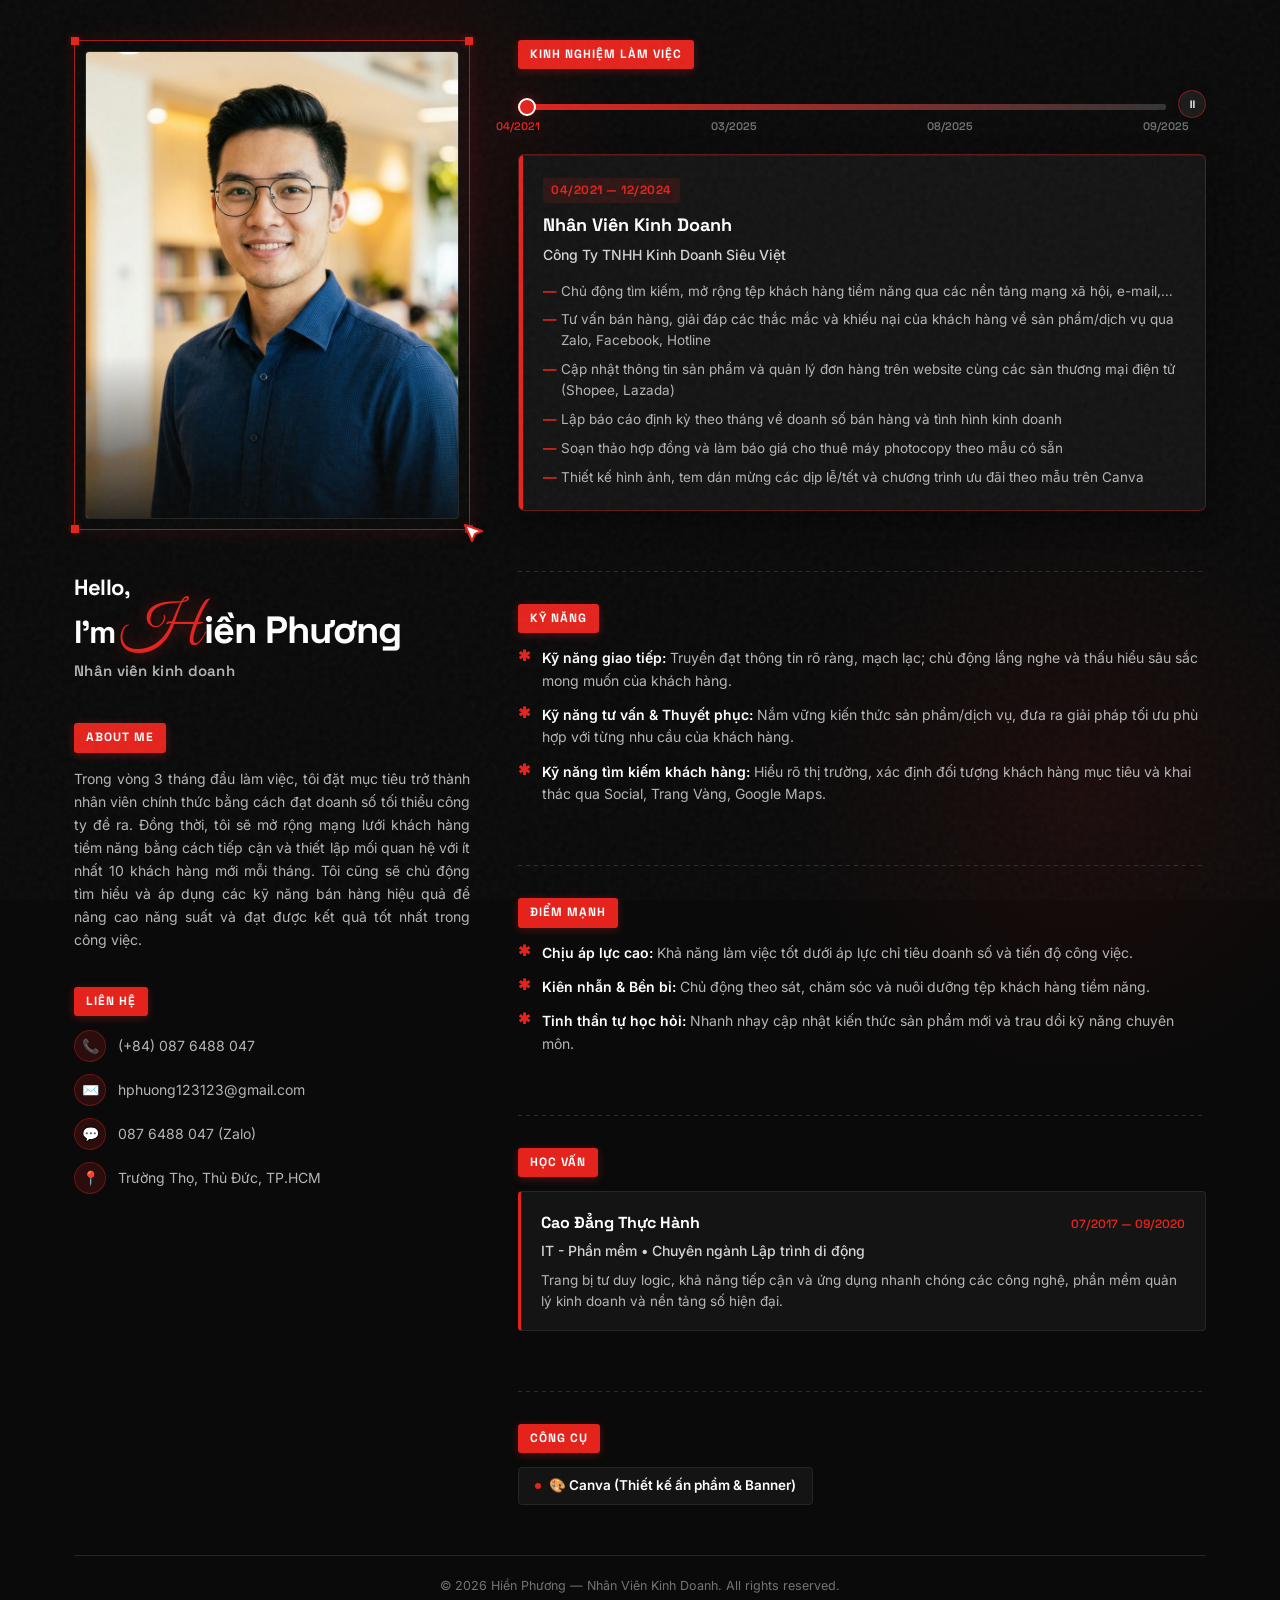
<file: templates/mau-2-do-den/index.html>
<!DOCTYPE html>
<html lang="vi">
<head>
  <meta charset="UTF-8" />
  <meta name="viewport" content="width=device-width, initial-scale=1.0" />
  <title>Hiền Phương — Nhân Viên Kinh Doanh | Dark CV &amp; Portfolio</title>
  <meta name="description" content="Portfolio & CV của Hiền Phương - Nhân Viên Kinh Doanh với hơn 3 năm kinh nghiệm tư vấn bán hàng đa kênh, mở rộng tệp khách hàng và quản lý đơn hàng." />
  <meta name="author" content="Hiền Phương" />
  
  <!-- Google Fonts -->
  <link rel="preconnect" href="https://fonts.googleapis.com" />
  <link rel="preconnect" href="https://fonts.gstatic.com" crossorigin />
  <link href="https://fonts.googleapis.com/css2?family=Alex+Brush&family=Dancing+Script:wght@700&family=Great+Vibes&family=Inter:wght@400;500;600;700;800&family=Space+Grotesk:wght@500;600;700;800&display=swap" rel="stylesheet" />
  
  <!-- Custom Style 2 -->
  <link rel="stylesheet" href="style2.css" />
</head>
<body>

  <!-- Ambient Glow Elements -->
  <div class="ambient-glow-top"></div>
  <div class="ambient-glow-right"></div>

  <div class="cv-container">
    <div class="cv-grid">
      
      <!-- ==========================================================================
           LEFT COLUMN: PHOTO, NAME, ABOUT ME, CONTACT (~35% Width)
           ========================================================================== -->
      <aside class="cv-left-col">
        
        <!-- Portrait Photo with Viewfinder Crop Box & Red Corner Brackets -->
        <div class="photo-frame-wrap">
          <div class="photo-crop-box">
            <span class="corner-bracket bracket-tl"></span>
            <span class="corner-bracket bracket-tr"></span>
            <span class="corner-bracket bracket-bl"></span>
            <span class="corner-bracket bracket-br"></span>
            
            <!-- Red / White Anchor Cursor Icon on Bottom Right -->
            <svg class="crop-cursor" viewBox="0 0 24 24" fill="none" xmlns="http://www.w3.org/2000/svg">
              <path d="M4 4L11 20L14 13L21 10L4 4Z" fill="#FFFFFF" stroke="#E4231D" stroke-width="2" stroke-linejoin="round"/>
            </svg>

            <div class="photo-inner">
              <img src="assets/hien-phuong.png" alt="Chân dung Hiền Phương" class="portrait-img" />
            </div>
          </div>
        </div>

        <!-- Greeting & Stylized Name -->
        <div class="hero-intro-group">
          <p class="greeting-text">Hello,</p>
          <h1 class="hero-name-row">
            <span class="name-im">I'm</span>
            <span class="script-h">H</span>iền Phương
          </h1>
          <p class="hero-job-title">Nhân viên kinh doanh</p>
        </div>

        <!-- Section: About Me -->
        <section class="about-section-block">
          <span class="red-badge">ABOUT ME</span>
          <p class="about-desc-text">
            Trong vòng 3 tháng đầu làm việc, tôi đặt mục tiêu trở thành nhân viên chính thức bằng cách đạt doanh số tối thiểu công ty đề ra. Đồng thời, tôi sẽ mở rộng mạng lưới khách hàng tiềm năng bằng cách tiếp cận và thiết lập mối quan hệ với ít nhất 10 khách hàng mới mỗi tháng. Tôi cũng sẽ chủ động tìm hiểu và áp dụng các kỹ năng bán hàng hiệu quả để nâng cao năng suất và đạt được kết quả tốt nhất trong công việc.
          </p>
        </section>

        <!-- Section: Contact -->
        <section class="contact-section-block" id="contact">
          <span class="red-badge">LIÊN HỆ</span>
          <ul class="contact-list">
            <li>
              <a href="tel:0876488047" class="contact-item">
                <span class="contact-icon-circle">📞</span>
                <span class="contact-val">(+84) 087 6488 047</span>
              </a>
            </li>
            <li>
              <a href="mailto:hphuong123123@gmail.com" class="contact-item">
                <span class="contact-icon-circle">✉️</span>
                <span class="contact-val">hphuong123123@gmail.com</span>
              </a>
            </li>
            <li>
              <a href="https://zalo.me/0876488047" target="_blank" rel="noopener noreferrer" class="contact-item">
                <span class="contact-icon-circle">💬</span>
                <span class="contact-val">087 6488 047 (Zalo)</span>
              </a>
            </li>
            <li>
              <div class="contact-item">
                <span class="contact-icon-circle">📍</span>
                <span class="contact-val">Trường Thọ, Thủ Đức, TP.HCM</span>
              </div>
            </li>
          </ul>
        </section>

      </aside>

      <!-- ==========================================================================
           RIGHT COLUMN: EXPERIENCES, SKILLS, STRENGTHS, EDUCATION (~65% Width)
           ========================================================================== -->
      <main class="cv-right-col">
        
        <!-- 1. WORK EXPERIENCE (INTERACTIVE SCRUBBER) -->
        <section class="content-block" id="experience">
          <span class="red-badge">KINH NGHIỆM LÀM VIỆC</span>
          
          <div class="timeline-wrap">
            <div class="tl-controls-row">
              <div class="tl-slider-track-wrap">
                <input type="range" id="tl-slider" class="tl-slider" min="0" max="3" step="1" value="0" aria-label="Thanh trượt mốc thời gian kinh nghiệm làm việc" />
                <div class="tl-ticks" id="tl-ticks"></div>
              </div>
              <button type="button" id="tl-play-btn" class="tl-play-btn" aria-label="Tạm dừng tự động chạy timeline" title="Tạm dừng tự động chạy (Auto-play đang bật)">⏸</button>
            </div>

            <div class="tl-panel" id="tl-panel">
              <div class="tl-date" id="tl-date">04/2021 — 12/2024</div>
              <div class="tl-role" id="tl-role">Nhân Viên Kinh Doanh</div>
              <div class="tl-company" id="tl-company">Công Ty TNHH Kinh Doanh Siêu Việt</div>
              <ul class="tl-bullets" id="tl-bullets">
                <li>Chủ động tìm kiếm, mở rộng tệp khách hàng tiềm năng qua các nền tảng mạng xã hội, e-mail,…</li>
                <li>Tư vấn bán hàng, giải đáp các thắc mắc và khiếu nại của khách hàng về sản phẩm/dịch vụ qua Zalo, Facebook, Hotline</li>
                <li>Cập nhật thông tin sản phẩm và quản lý đơn hàng trên website cùng các sàn thương mại điện tử (Shopee, Lazada)</li>
                <li>Lập báo cáo định kỳ theo tháng về doanh số bán hàng và tình hình kinh doanh</li>
                <li>Soạn thảo hợp đồng và làm báo giá cho thuê máy photocopy theo mẫu có sẵn</li>
                <li>Thiết kế hình ảnh, tem dán mừng các dịp lễ/tết và chương trình ưu đãi theo mẫu trên Canva</li>
              </ul>
            </div>
          </div>
        </section>

        <div class="block-divider"></div>

        <!-- 2. KỸ NĂNG (SOFT & CORE SKILLS) -->
        <section class="content-block" id="skills">
          <span class="red-badge">KỸ NĂNG</span>
          <ul class="star-list">
            <li>
              <span class="red-star">✱</span>
              <strong>Kỹ năng giao tiếp:</strong> Truyền đạt thông tin rõ ràng, mạch lạc; chủ động lắng nghe và thấu hiểu sâu sắc mong muốn của khách hàng.
            </li>
            <li>
              <span class="red-star">✱</span>
              <strong>Kỹ năng tư vấn &amp; Thuyết phục:</strong> Nắm vững kiến thức sản phẩm/dịch vụ, đưa ra giải pháp tối ưu phù hợp với từng nhu cầu của khách hàng.
            </li>
            <li>
              <span class="red-star">✱</span>
              <strong>Kỹ năng tìm kiếm khách hàng:</strong> Hiểu rõ thị trường, xác định đối tượng khách hàng mục tiêu và khai thác qua Social, Trang Vàng, Google Maps.
            </li>
          </ul>
        </section>

        <div class="block-divider"></div>

        <!-- 3. ĐIỂM MẠNH (STRENGTHS) -->
        <section class="content-block" id="strengths">
          <span class="red-badge">ĐIỂM MẠNH</span>
          <ul class="star-list">
            <li>
              <span class="red-star">✱</span>
              <strong>Chịu áp lực cao:</strong> Khả năng làm việc tốt dưới áp lực chỉ tiêu doanh số và tiến độ công việc.
            </li>
            <li>
              <span class="red-star">✱</span>
              <strong>Kiên nhẫn &amp; Bền bỉ:</strong> Chủ động theo sát, chăm sóc và nuôi dưỡng tệp khách hàng tiềm năng.
            </li>
            <li>
              <span class="red-star">✱</span>
              <strong>Tinh thần tự học hỏi:</strong> Nhanh nhạy cập nhật kiến thức sản phẩm mới và trau dồi kỹ năng chuyên môn.
            </li>
          </ul>
        </section>

        <div class="block-divider"></div>

        <!-- 4. HỌC VẤN (EDUCATION) -->
        <section class="content-block" id="education">
          <span class="red-badge">HỌC VẤN</span>
          <div class="edu-box">
            <div class="edu-header">
              <span class="edu-school">Cao Đẳng Thực Hành</span>
              <span class="edu-year">07/2017 — 09/2020</span>
            </div>
            <div class="edu-major">IT - Phần mềm &bull; Chuyên ngành Lập trình di động</div>
            <p class="edu-desc">Trang bị tư duy logic, khả năng tiếp cận và ứng dụng nhanh chóng các công nghệ, phần mềm quản lý kinh doanh và nền tảng số hiện đại.</p>
          </div>
        </section>

        <div class="block-divider"></div>

        <!-- 5. CÔNG CỤ SỬ DỤNG (TOOLS) -->
        <section class="content-block" id="tools">
          <span class="red-badge">CÔNG CỤ</span>
          <div class="tools-row">
            <div class="tool-chip-dark">
              <span class="tool-dot-red"></span>
              🎨 Canva (Thiết kế ấn phẩm &amp; Banner)
            </div>
          </div>
        </section>

      </main>

    </div>

    <!-- Footer -->
    <footer class="cv-footer">
      <p>&copy; 2026 Hiền Phương — Nhân Viên Kinh Doanh. All rights reserved.</p>
    </footer>
  </div>

  <!-- Custom Script 2 -->
  <script src="script2.js"></script>
</body>
</html>
</file>
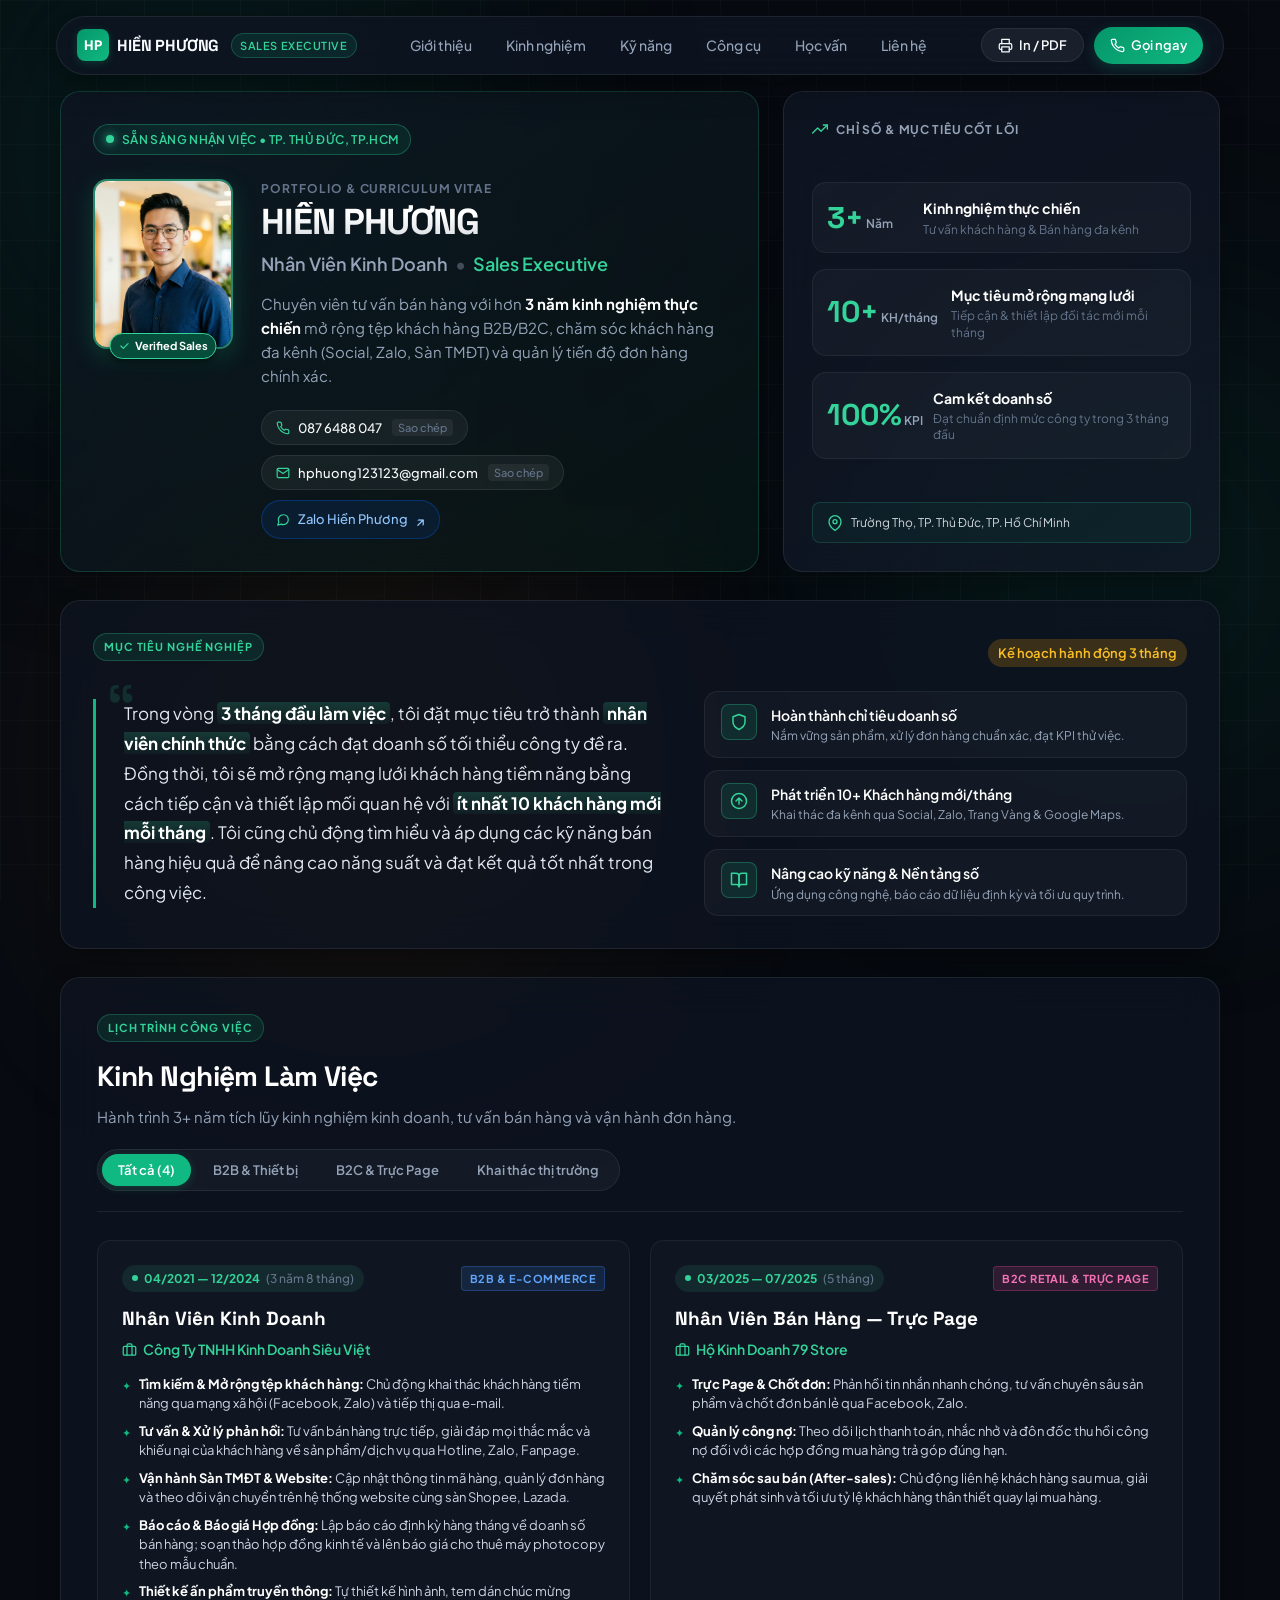
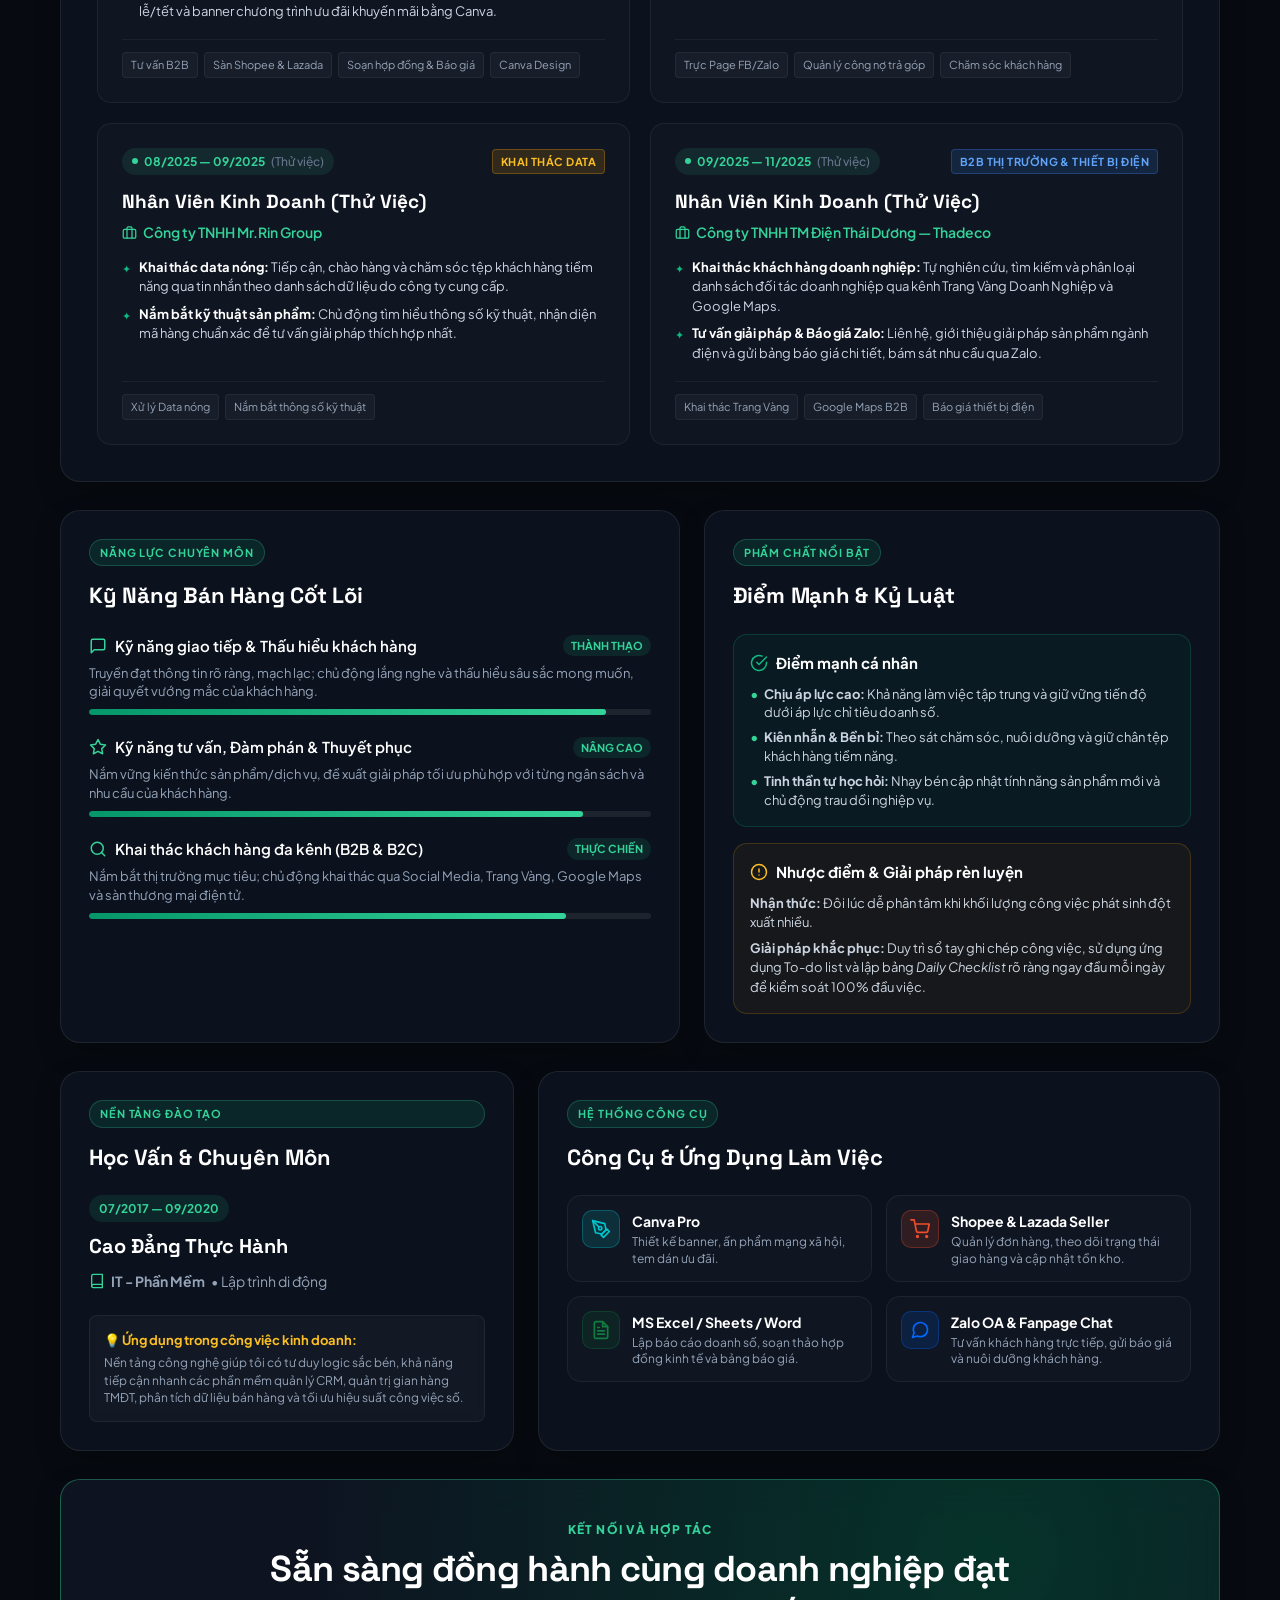
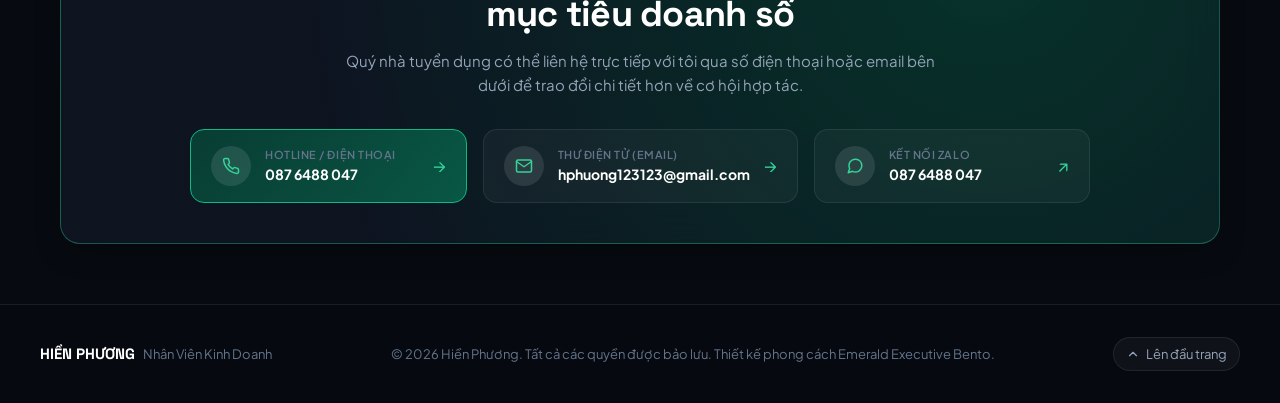
<file: templates/mau-3-emerald/index.html>
<!DOCTYPE html>
<html lang="vi">
<head>
  <meta charset="UTF-8" />
  <meta name="viewport" content="width=device-width, initial-scale=1.0" />
  <title>Hiền Phương — Nhân Viên Kinh Doanh | Emerald Executive Portfolio &amp; CV</title>
  <meta name="description" content="Portfolio &amp; CV cá nhân của Hiền Phương - Nhân Viên Kinh Doanh với hơn 3 năm kinh nghiệm thực chiến tư vấn bán hàng đa kênh, mở rộng tệp khách hàng B2B/B2C và quản lý đơn hàng sàn TMĐT." />
  <meta name="author" content="Hiền Phương" />
  <meta name="theme-color" content="#064E3B" />

  <!-- Google Fonts: Plus Jakarta Sans & Space Grotesk -->
  <link rel="preconnect" href="https://fonts.googleapis.com" />
  <link rel="preconnect" href="https://fonts.gstatic.com" crossorigin />
  <link href="https://fonts.googleapis.com/css2?family=Plus+Jakarta+Sans:ital,wght@0,400;0,500;0,600;0,700;0,800;1,400&family=Space+Grotesk:wght@500;600;700;800&display=swap" rel="stylesheet" />

  <!-- Custom Stylesheet 3 -->
  <link rel="stylesheet" href="style3.css" />
</head>
<body>

  <!-- Ambient Glow Backgrounds -->
  <div class="glow-bg glow-top-left" aria-hidden="true"></div>
  <div class="glow-bg glow-center-right" aria-hidden="true"></div>
  <div class="glow-bg glow-bottom-left" aria-hidden="true"></div>
  <div class="bg-grid-overlay" aria-hidden="true"></div>

  <!-- Top Floating Action Bar -->
  <header class="top-nav-bar" id="topNav">
    <div class="nav-container">
      <div class="nav-brand">
        <a href="#hero" class="brand-link">
          <span class="brand-badge">HP</span>
          <span class="brand-name">HIỀN PHƯƠNG</span>
        </a>
        <span class="nav-role-tag">Sales Executive</span>
      </div>

      <nav class="nav-links" aria-label="Điều hướng chính">
        <a href="#about" class="nav-item">Giới thiệu</a>
        <a href="#experience" class="nav-item">Kinh nghiệm</a>
        <a href="#skills" class="nav-item">Kỹ năng</a>
        <a href="#tools" class="nav-item">Công cụ</a>
        <a href="#education" class="nav-item">Học vấn</a>
        <a href="#contact" class="nav-item">Liên hệ</a>
      </nav>

      <div class="nav-actions">
        <button type="button" class="btn-nav-action btn-print" id="btnPrintCV" title="In hoặc lưu hồ sơ dạng PDF">
          <svg class="nav-icon" viewBox="0 0 24 24" fill="none" stroke="currentColor" stroke-width="2" stroke-linecap="round" stroke-linejoin="round" aria-hidden="true">
            <polyline points="6 9 6 2 18 2 18 9"></polyline>
            <path d="M6 18H4a2 2 0 0 1-2-2v-5a2 2 0 0 1 2-2h16a2 2 0 0 1 2 2v5a2 2 0 0 1-2 2h-2"></path>
            <rect x="6" y="14" width="12" height="8"></rect>
          </svg>
          <span class="btn-text">In / PDF</span>
        </button>
        <a href="tel:0876488047" class="btn-nav-action btn-cta">
          <svg class="nav-icon" viewBox="0 0 24 24" fill="none" stroke="currentColor" stroke-width="2" stroke-linecap="round" stroke-linejoin="round" aria-hidden="true">
            <path d="M22 16.92v3a2 2 0 0 1-2.18 2 19.79 19.79 0 0 1-8.63-3.07 19.5 19.5 0 0 1-6-6 19.79 19.79 0 0 1-3.07-8.67A2 2 0 0 1 4.11 2h3a2 2 0 0 1 2 1.72 12.84 12.84 0 0 0 .7 2.81 2 2 0 0 1-.45 2.11L8.09 9.91a16 16 0 0 0 6 6l1.27-1.27a2 2 0 0 1 2.11-.45 12.84 12.84 0 0 0 2.81.7A2 2 0 0 1 22 16.92z"></path>
          </svg>
          <span>Gọi ngay</span>
        </a>
      </div>
    </div>
  </header>

  <!-- Main Wrapper -->
  <main class="page-wrapper">
    
    <!-- ==========================================================================
         BENTO ROW 1: HERO IDENTITY & QUICK IMPACT METRICS
         ========================================================================== -->
    <section class="bento-grid hero-bento-section" id="hero">
      
      <!-- Bento Card 1: Main Identity Card (65% width) -->
      <article class="bento-card card-hero-profile">
        <div class="card-glow-pill">
          <span class="live-pulse-dot"></span>
          <span>SẴN SÀNG NHẬN VIỆC • TP. THỦ ĐỨC, TP.HCM</span>
        </div>

        <div class="profile-layout">
          <!-- Avatar Frame -->
          <div class="avatar-wrap">
            <div class="avatar-ring">
              <img src="assets/hien-phuong.png" alt="Chân dung Hiền Phương - Nhân Viên Kinh Doanh" class="profile-photo" />
            </div>
            <div class="avatar-badge">
              <svg class="badge-svg" viewBox="0 0 20 20" fill="currentColor" aria-hidden="true">
                <path fill-rule="evenodd" d="M16.707 5.293a1 1 0 010 1.414l-8 8a1 1 0 01-1.414 0l-4-4a1 1 0 011.414-1.414L8 12.586l7.293-7.293a1 1 0 011.414 0z" clip-rule="evenodd"></path>
              </svg>
              <span>Verified Sales</span>
            </div>
          </div>

          <!-- Profile Info Text -->
          <div class="profile-details">
            <div class="role-eyebrow">PORTFOLIO &amp; CURRICULUM VITAE</div>
            <h1 class="candidate-name">HIỀN PHƯƠNG</h1>
            <p class="candidate-role">Nhân Viên Kinh Doanh <span class="role-sep">•</span> <span class="text-accent">Sales Executive</span></p>
            <p class="candidate-summary">
              Chuyên viên tư vấn bán hàng với hơn <strong>3 năm kinh nghiệm thực chiến</strong> mở rộng tệp khách hàng B2B/B2C, chăm sóc khách hàng đa kênh (Social, Zalo, Sàn TMĐT) và quản lý tiến độ đơn hàng chính xác.
            </p>

            <!-- Quick Contacts Row -->
            <div class="quick-contact-pills">
              <button type="button" class="copy-pill" data-copy="0876488047" title="Nhấp để sao chép số điện thoại">
                <svg class="pill-icon" viewBox="0 0 24 24" fill="none" stroke="currentColor" stroke-width="2" stroke-linecap="round" stroke-linejoin="round" aria-hidden="true">
                  <path d="M22 16.92v3a2 2 0 0 1-2.18 2 19.79 19.79 0 0 1-8.63-3.07 19.5 19.5 0 0 1-6-6 19.79 19.79 0 0 1-3.07-8.67A2 2 0 0 1 4.11 2h3a2 2 0 0 1 2 1.72 12.84 12.84 0 0 0 .7 2.81 2 2 0 0 1-.45 2.11L8.09 9.91a16 16 0 0 0 6 6l1.27-1.27a2 2 0 0 1 2.11-.45 12.84 12.84 0 0 0 2.81.7A2 2 0 0 1 22 16.92z"></path>
                </svg>
                <span>087 6488 047</span>
                <span class="copy-indicator">Sao chép</span>
              </button>

              <button type="button" class="copy-pill" data-copy="hphuong123123@gmail.com" title="Nhấp để sao chép địa chỉ Email">
                <svg class="pill-icon" viewBox="0 0 24 24" fill="none" stroke="currentColor" stroke-width="2" stroke-linecap="round" stroke-linejoin="round" aria-hidden="true">
                  <path d="M4 4h16c1.1 0 2 .9 2 2v12c0 1.1-.9 2-2 2H4c-1.1 0-2-.9-2-2V6c0-1.1.9-2 2-2z"></path>
                  <polyline points="22,6 12,13 2,6"></polyline>
                </svg>
                <span>hphuong123123@gmail.com</span>
                <span class="copy-indicator">Sao chép</span>
              </button>

              <a href="https://zalo.me/0876488047" target="_blank" rel="noopener noreferrer" class="social-pill zalo-pill">
                <svg class="pill-icon" viewBox="0 0 24 24" fill="none" stroke="currentColor" stroke-width="2" stroke-linecap="round" stroke-linejoin="round" aria-hidden="true">
                  <path d="M21 11.5a8.38 8.38 0 0 1-.9 3.8 8.5 8.5 0 0 1-7.6 4.7 8.38 8.38 0 0 1-3.8-.9L3 21l1.9-5.7a8.38 8.38 0 0 1-.9-3.8 8.5 8.5 0 0 1 4.7-7.6 8.38 8.38 0 0 1 3.8-.9h.5a8.48 8.48 0 0 1 8 8v.5z"></path>
                </svg>
                <span>Zalo Hiền Phương</span>
                <span class="ext-arrow">↗</span>
              </a>
            </div>
          </div>
        </div>
      </article>

      <!-- Bento Card 2: Impact Metrics & Status (35% width) -->
      <aside class="bento-card card-metrics">
        <h2 class="card-micro-title">
          <svg class="micro-icon" viewBox="0 0 24 24" fill="none" stroke="currentColor" stroke-width="2" stroke-linecap="round" stroke-linejoin="round" aria-hidden="true">
            <polyline points="23 6 13.5 15.5 8.5 10.5 1 18"></polyline>
            <polyline points="17 6 23 6 23 12"></polyline>
          </svg>
          CHỈ SỐ &amp; MỤC TIÊU CỐT LÕI
        </h2>

        <div class="metrics-stack">
          <div class="metric-item">
            <div class="metric-num-wrap">
              <span class="metric-number">3+</span>
              <span class="metric-unit">Năm</span>
            </div>
            <div class="metric-desc">
              <strong>Kinh nghiệm thực chiến</strong>
              <p>Tư vấn khách hàng &amp; Bán hàng đa kênh</p>
            </div>
          </div>

          <div class="metric-item">
            <div class="metric-num-wrap">
              <span class="metric-number text-gold">10+</span>
              <span class="metric-unit">KH/tháng</span>
            </div>
            <div class="metric-desc">
              <strong>Mục tiêu mở rộng mạng lưới</strong>
              <p>Tiếp cận &amp; thiết lập đối tác mới mỗi tháng</p>
            </div>
          </div>

          <div class="metric-item">
            <div class="metric-num-wrap">
              <span class="metric-number text-accent">100%</span>
              <span class="metric-unit">KPI</span>
            </div>
            <div class="metric-desc">
              <strong>Cam kết doanh số</strong>
              <p>Đạt chuẩn định mức công ty trong 3 tháng đầu</p>
            </div>
          </div>
        </div>

        <div class="location-badge">
          <svg class="pin-icon" viewBox="0 0 24 24" fill="none" stroke="currentColor" stroke-width="2" stroke-linecap="round" stroke-linejoin="round" aria-hidden="true">
            <path d="M21 10c0 7-9 13-9 13s-9-6-9-13a9 9 0 0 1 18 0z"></path>
            <circle cx="12" cy="10" r="3"></circle>
          </svg>
          <span>Trường Thọ, TP. Thủ Đức, TP. Hồ Chí Minh</span>
        </div>
      </aside>

    </section>

    <!-- ==========================================================================
         BENTO ROW 2: CAREER OBJECTIVE & STRATEGY (ABOUT ME)
         ========================================================================== -->
    <section class="bento-grid objective-bento-section" id="about">
      
      <!-- Career Objective Bento (Full Width or 2-Col Highlight) -->
      <article class="bento-card card-objective">
        <div class="card-tag-header">
          <span class="bento-tag">MỤC TIÊU NGHỀ NGHIỆP</span>
          <span class="card-sub-tag">Kế hoạch hành động 3 tháng</span>
        </div>

        <div class="objective-body-grid">
          <div class="objective-quote-col">
            <div class="quote-mark">“</div>
            <p class="objective-main-text">
              Trong vòng <strong>3 tháng đầu làm việc</strong>, tôi đặt mục tiêu trở thành <strong>nhân viên chính thức</strong> bằng cách đạt doanh số tối thiểu công ty đề ra. Đồng thời, tôi sẽ mở rộng mạng lưới khách hàng tiềm năng bằng cách tiếp cận và thiết lập mối quan hệ với <strong>ít nhất 10 khách hàng mới mỗi tháng</strong>. Tôi cũng chủ động tìm hiểu và áp dụng các kỹ năng bán hàng hiệu quả để nâng cao năng suất và đạt kết quả tốt nhất trong công việc.
            </p>
          </div>

          <div class="objective-pillars-col">
            <div class="pillar-card">
              <div class="pillar-icon-box">
                <svg viewBox="0 0 24 24" fill="none" stroke="currentColor" stroke-width="2" stroke-linecap="round" stroke-linejoin="round" aria-hidden="true">
                  <path d="M12 22s8-4 8-10V5l-8-3-8 3v7c0 6 8 10 8 10z"></path>
                </svg>
              </div>
              <div class="pillar-info">
                <h4>Hoàn thành chỉ tiêu doanh số</h4>
                <p>Nắm vững sản phẩm, xử lý đơn hàng chuẩn xác, đạt KPI thử việc.</p>
              </div>
            </div>

            <div class="pillar-card">
              <div class="pillar-icon-box">
                <svg viewBox="0 0 24 24" fill="none" stroke="currentColor" stroke-width="2" stroke-linecap="round" stroke-linejoin="round" aria-hidden="true">
                  <circle cx="12" cy="12" r="10"></circle>
                  <path d="M16 12l-4-4-4 4M12 16V8"></path>
                </svg>
              </div>
              <div class="pillar-info">
                <h4>Phát triển 10+ Khách hàng mới/tháng</h4>
                <p>Khai thác đa kênh qua Social, Zalo, Trang Vàng &amp; Google Maps.</p>
              </div>
            </div>

            <div class="pillar-card">
              <div class="pillar-icon-box">
                <svg viewBox="0 0 24 24" fill="none" stroke="currentColor" stroke-width="2" stroke-linecap="round" stroke-linejoin="round" aria-hidden="true">
                  <path d="M2 3h6a4 4 0 0 1 4 4v14a3 3 0 0 0-3-3H2z"></path>
                  <path d="M22 3h-6a4 4 0 0 0-4 4v14a3 3 0 0 1 3-3h7z"></path>
                </svg>
              </div>
              <div class="pillar-info">
                <h4>Nâng cao kỹ năng &amp; Nền tảng số</h4>
                <p>Ứng dụng công nghệ, báo cáo dữ liệu định kỳ và tối ưu quy trình.</p>
              </div>
            </div>
          </div>
        </div>
      </article>

    </section>

    <!-- ==========================================================================
         BENTO ROW 3: WORK EXPERIENCE (INTERACTIVE TABS & DETAILED CARDS)
         ========================================================================== -->
    <section class="bento-grid experience-bento-section" id="experience">
      
      <article class="bento-card card-experience-master">
        <div class="exp-header-bar">
          <div>
            <div class="bento-tag">LỊCH TRÌNH CÔNG VIỆC</div>
            <h2 class="section-title">Kinh Nghiệm Làm Việc</h2>
            <p class="section-desc">Hành trình 3+ năm tích lũy kinh nghiệm kinh doanh, tư vấn bán hàng và vận hành đơn hàng.</p>
          </div>

          <!-- Interactive Filter Tabs -->
          <div class="exp-filter-tabs" role="tablist" aria-label="Bộ lọc kinh nghiệm làm việc">
            <button type="button" class="tab-btn active" data-filter="all" role="tab" aria-selected="true">
              Tất cả (4)
            </button>
            <button type="button" class="tab-btn" data-filter="b2b" role="tab" aria-selected="false">
              B2B &amp; Thiết bị
            </button>
            <button type="button" class="tab-btn" data-filter="b2c" role="tab" aria-selected="false">
              B2C &amp; Trực Page
            </button>
            <button type="button" class="tab-btn" data-filter="market" role="tab" aria-selected="false">
              Khai thác thị trường
            </button>
          </div>
        </div>

        <!-- Experience Items List -->
        <div class="experience-items-grid">

          <!-- Item 1: Siêu Việt (04/2021 — 12/2024) [B2B / Sàn TMĐT] -->
          <div class="exp-item-card" data-category="b2b all">
            <div class="exp-item-header">
              <div class="exp-time-badge">
                <span class="time-dot"></span>
                04/2021 — 12/2024 <span class="exp-duration">(3 năm 8 tháng)</span>
              </div>
              <span class="exp-type-tag b2b-tag">B2B &amp; E-Commerce</span>
            </div>

            <div class="exp-role-row">
              <h3 class="exp-role-title">Nhân Viên Kinh Doanh</h3>
              <div class="exp-company-name">
                <svg class="company-icon" viewBox="0 0 24 24" fill="none" stroke="currentColor" stroke-width="2" stroke-linecap="round" stroke-linejoin="round" aria-hidden="true">
                  <rect x="2" y="7" width="20" height="14" rx="2" ry="2"></rect>
                  <path d="M16 21V5a2 2 0 0 0-2-2h-4a2 2 0 0 0-2 2v16"></path>
                </svg>
                Công Ty TNHH Kinh Doanh Siêu Việt
              </div>
            </div>

            <ul class="exp-duty-list">
              <li>
                <span class="duty-marker">✦</span>
                <span><strong>Tìm kiếm &amp; Mở rộng tệp khách hàng:</strong> Chủ động khai thác khách hàng tiềm năng qua mạng xã hội (Facebook, Zalo) và tiếp thị qua e-mail.</span>
              </li>
              <li>
                <span class="duty-marker">✦</span>
                <span><strong>Tư vấn &amp; Xử lý phản hồi:</strong> Tư vấn bán hàng trực tiếp, giải đáp mọi thắc mắc và khiếu nại của khách hàng về sản phẩm/dịch vụ qua Hotline, Zalo, Fanpage.</span>
              </li>
              <li>
                <span class="duty-marker">✦</span>
                <span><strong>Vận hành Sàn TMĐT &amp; Website:</strong> Cập nhật thông tin mã hàng, quản lý đơn hàng và theo dõi vận chuyển trên hệ thống website cùng sàn Shopee, Lazada.</span>
              </li>
              <li>
                <span class="duty-marker">✦</span>
                <span><strong>Báo cáo &amp; Báo giá Hợp đồng:</strong> Lập báo cáo định kỳ hàng tháng về doanh số bán hàng; soạn thảo hợp đồng kinh tế và lên báo giá cho thuê máy photocopy theo mẫu chuẩn.</span>
              </li>
              <li>
                <span class="duty-marker">✦</span>
                <span><strong>Thiết kế ấn phẩm truyền thông:</strong> Tự thiết kế hình ảnh, tem dán chúc mừng lễ/tết và banner chương trình ưu đãi khuyến mãi bằng Canva.</span>
              </li>
            </ul>

            <div class="exp-tags-row">
              <span class="exp-skill-tag">Tư vấn B2B</span>
              <span class="exp-skill-tag">Sàn Shopee &amp; Lazada</span>
              <span class="exp-skill-tag">Soạn hợp đồng &amp; Báo giá</span>
              <span class="exp-skill-tag">Canva Design</span>
            </div>
          </div>

          <!-- Item 2: HKD 79 Store (03/2025 — 07/2025) [B2C / Trực Page] -->
          <div class="exp-item-card" data-category="b2c all">
            <div class="exp-item-header">
              <div class="exp-time-badge">
                <span class="time-dot"></span>
                03/2025 — 07/2025 <span class="exp-duration">(5 tháng)</span>
              </div>
              <span class="exp-type-tag b2c-tag">B2C Retail &amp; Trực Page</span>
            </div>

            <div class="exp-role-row">
              <h3 class="exp-role-title">Nhân Viên Bán Hàng — Trực Page</h3>
              <div class="exp-company-name">
                <svg class="company-icon" viewBox="0 0 24 24" fill="none" stroke="currentColor" stroke-width="2" stroke-linecap="round" stroke-linejoin="round" aria-hidden="true">
                  <rect x="2" y="7" width="20" height="14" rx="2" ry="2"></rect>
                  <path d="M16 21V5a2 2 0 0 0-2-2h-4a2 2 0 0 0-2 2v16"></path>
                </svg>
                Hộ Kinh Doanh 79 Store
              </div>
            </div>

            <ul class="exp-duty-list">
              <li>
                <span class="duty-marker">✦</span>
                <span><strong>Trực Page &amp; Chốt đơn:</strong> Phản hồi tin nhắn nhanh chóng, tư vấn chuyên sâu sản phẩm và chốt đơn bán lẻ qua Facebook, Zalo.</span>
              </li>
              <li>
                <span class="duty-marker">✦</span>
                <span><strong>Quản lý công nợ:</strong> Theo dõi lịch thanh toán, nhắc nhở và đôn đốc thu hồi công nợ đối với các hợp đồng mua hàng trả góp đúng hạn.</span>
              </li>
              <li>
                <span class="duty-marker">✦</span>
                <span><strong>Chăm sóc sau bán (After-sales):</strong> Chủ động liên hệ khách hàng sau mua, giải quyết phát sinh và tối ưu tỷ lệ khách hàng thân thiết quay lại mua hàng.</span>
              </li>
            </ul>

            <div class="exp-tags-row">
              <span class="exp-skill-tag">Trực Page FB/Zalo</span>
              <span class="exp-skill-tag">Quản lý công nợ trả góp</span>
              <span class="exp-skill-tag">Chăm sóc khách hàng</span>
            </div>
          </div>

          <!-- Item 3: Mr.Rin Group (08/2025 — 09/2025) [Data Sales] -->
          <div class="exp-item-card" data-category="market all">
            <div class="exp-item-header">
              <div class="exp-time-badge">
                <span class="time-dot"></span>
                08/2025 — 09/2025 <span class="exp-duration">(Thử việc)</span>
              </div>
              <span class="exp-type-tag market-tag">Khai thác Data</span>
            </div>

            <div class="exp-role-row">
              <h3 class="exp-role-title">Nhân Viên Kinh Doanh (Thử Việc)</h3>
              <div class="exp-company-name">
                <svg class="company-icon" viewBox="0 0 24 24" fill="none" stroke="currentColor" stroke-width="2" stroke-linecap="round" stroke-linejoin="round" aria-hidden="true">
                  <rect x="2" y="7" width="20" height="14" rx="2" ry="2"></rect>
                  <path d="M16 21V5a2 2 0 0 0-2-2h-4a2 2 0 0 0-2 2v16"></path>
                </svg>
                Công ty TNHH Mr.Rin Group
              </div>
            </div>

            <ul class="exp-duty-list">
              <li>
                <span class="duty-marker">✦</span>
                <span><strong>Khai thác data nóng:</strong> Tiếp cận, chào hàng và chăm sóc tệp khách hàng tiềm năng qua tin nhắn theo danh sách dữ liệu do công ty cung cấp.</span>
              </li>
              <li>
                <span class="duty-marker">✦</span>
                <span><strong>Nắm bắt kỹ thuật sản phẩm:</strong> Chủ động tìm hiểu thông số kỹ thuật, nhận diện mã hàng chuẩn xác để tư vấn giải pháp thích hợp nhất.</span>
              </li>
            </ul>

            <div class="exp-tags-row">
              <span class="exp-skill-tag">Xử lý Data nóng</span>
              <span class="exp-skill-tag">Nắm bắt thông số kỹ thuật</span>
            </div>
          </div>

          <!-- Item 4: Thadeco (09/2025 — 11/2025) [B2B Thị trường] -->
          <div class="exp-item-card" data-category="b2b market all">
            <div class="exp-item-header">
              <div class="exp-time-badge">
                <span class="time-dot"></span>
                09/2025 — 11/2025 <span class="exp-duration">(Thử việc)</span>
              </div>
              <span class="exp-type-tag b2b-tag">B2B Thị trường &amp; Thiết bị điện</span>
            </div>

            <div class="exp-role-row">
              <h3 class="exp-role-title">Nhân Viên Kinh Doanh (Thử Việc)</h3>
              <div class="exp-company-name">
                <svg class="company-icon" viewBox="0 0 24 24" fill="none" stroke="currentColor" stroke-width="2" stroke-linecap="round" stroke-linejoin="round" aria-hidden="true">
                  <rect x="2" y="7" width="20" height="14" rx="2" ry="2"></rect>
                  <path d="M16 21V5a2 2 0 0 0-2-2h-4a2 2 0 0 0-2 2v16"></path>
                </svg>
                Công ty TNHH TM Điện Thái Dương — Thadeco
              </div>
            </div>

            <ul class="exp-duty-list">
              <li>
                <span class="duty-marker">✦</span>
                <span><strong>Khai thác khách hàng doanh nghiệp:</strong> Tự nghiên cứu, tìm kiếm và phân loại danh sách đối tác doanh nghiệp qua kênh Trang Vàng Doanh Nghiệp và Google Maps.</span>
              </li>
              <li>
                <span class="duty-marker">✦</span>
                <span><strong>Tư vấn giải pháp &amp; Báo giá Zalo:</strong> Liên hệ, giới thiệu giải pháp sản phẩm ngành điện và gửi bảng báo giá chi tiết, bám sát nhu cầu qua Zalo.</span>
              </li>
            </ul>

            <div class="exp-tags-row">
              <span class="exp-skill-tag">Khai thác Trang Vàng</span>
              <span class="exp-skill-tag">Google Maps B2B</span>
              <span class="exp-skill-tag">Báo giá thiết bị điện</span>
            </div>
          </div>

        </div>
      </article>

    </section>

    <!-- ==========================================================================
         BENTO ROW 4: SKILLS & STRENGTHS MATRIX
         ========================================================================== -->
    <section class="bento-grid skills-bento-section" id="skills">
      
      <!-- Core Skills Card (55% Width) -->
      <article class="bento-card card-skills">
        <div class="bento-tag">NĂNG LỰC CHUYÊN MÔN</div>
        <h2 class="card-inner-title">Kỹ Năng Bán Hàng Cốt Lõi</h2>
        
        <div class="skill-bars-list">
          
          <div class="skill-bar-item">
            <div class="skill-meta-row">
              <span class="skill-name">
                <svg class="skill-icon" viewBox="0 0 24 24" fill="none" stroke="currentColor" stroke-width="2" stroke-linecap="round" stroke-linejoin="round" aria-hidden="true">
                  <path d="M21 15a2 2 0 0 1-2 2H7l-4 4V5a2 2 0 0 1 2-2h14a2 2 0 0 1 2 2z"></path>
                </svg>
                Kỹ năng giao tiếp &amp; Thấu hiểu khách hàng
              </span>
              <span class="skill-badge-level">Thành thạo</span>
            </div>
            <p class="skill-detail-text">Truyền đạt thông tin rõ ràng, mạch lạc; chủ động lắng nghe và thấu hiểu sâu sắc mong muốn, giải quyết vướng mắc của khách hàng.</p>
            <div class="skill-track"><div class="skill-fill" style="width: 92%;"></div></div>
          </div>

          <div class="skill-bar-item">
            <div class="skill-meta-row">
              <span class="skill-name">
                <svg class="skill-icon" viewBox="0 0 24 24" fill="none" stroke="currentColor" stroke-width="2" stroke-linecap="round" stroke-linejoin="round" aria-hidden="true">
                  <polygon points="12 2 15.09 8.26 22 9.27 17 14.14 18.18 21.02 12 17.77 5.82 21.02 7 14.14 2 9.27 8.91 8.26 12 2"></polygon>
                </svg>
                Kỹ năng tư vấn, Đàm phán &amp; Thuyết phục
              </span>
              <span class="skill-badge-level">Nâng cao</span>
            </div>
            <p class="skill-detail-text">Nắm vững kiến thức sản phẩm/dịch vụ, đề xuất giải pháp tối ưu phù hợp với từng ngân sách và nhu cầu của khách hàng.</p>
            <div class="skill-track"><div class="skill-fill" style="width: 88%;"></div></div>
          </div>

          <div class="skill-bar-item">
            <div class="skill-meta-row">
              <span class="skill-name">
                <svg class="skill-icon" viewBox="0 0 24 24" fill="none" stroke="currentColor" stroke-width="2" stroke-linecap="round" stroke-linejoin="round" aria-hidden="true">
                  <circle cx="11" cy="11" r="8"></circle>
                  <line x1="21" y1="21" x2="16.65" y2="16.65"></line>
                </svg>
                Khai thác khách hàng đa kênh (B2B &amp; B2C)
              </span>
              <span class="skill-badge-level">Thực chiến</span>
            </div>
            <p class="skill-detail-text">Nắm bắt thị trường mục tiêu; chủ động khai thác qua Social Media, Trang Vàng, Google Maps và sàn thương mại điện tử.</p>
            <div class="skill-track"><div class="skill-fill" style="width: 85%;"></div></div>
          </div>

        </div>
      </article>

      <!-- Strengths & Work Ethics (45% Width) -->
      <article class="bento-card card-strengths">
        <div class="bento-tag">PHẨM CHẤT NỔI BẬT</div>
        <h2 class="card-inner-title">Điểm Mạnh &amp; Kỷ Luật</h2>

        <div class="traits-container">
          <div class="trait-box strength-box">
            <div class="trait-box-header">
              <svg class="trait-icon text-emerald" viewBox="0 0 24 24" fill="none" stroke="currentColor" stroke-width="2" stroke-linecap="round" stroke-linejoin="round" aria-hidden="true">
                <path d="M22 11.08V12a10 10 0 1 1-5.93-9.14"></path>
                <polyline points="22 4 12 14.01 9 11.01"></polyline>
              </svg>
              <h3>Điểm mạnh cá nhân</h3>
            </div>
            <ul class="trait-bullets">
              <li><strong>Chịu áp lực cao:</strong> Khả năng làm việc tập trung và giữ vững tiến độ dưới áp lực chỉ tiêu doanh số.</li>
              <li><strong>Kiên nhẫn &amp; Bền bỉ:</strong> Theo sát chăm sóc, nuôi dưỡng và giữ chân tệp khách hàng tiềm năng.</li>
              <li><strong>Tinh thần tự học hỏi:</strong> Nhạy bén cập nhật tính năng sản phẩm mới và chủ động trau dồi nghiệp vụ.</li>
            </ul>
          </div>

          <div class="trait-box solution-box">
            <div class="trait-box-header">
              <svg class="trait-icon text-gold" viewBox="0 0 24 24" fill="none" stroke="currentColor" stroke-width="2" stroke-linecap="round" stroke-linejoin="round" aria-hidden="true">
                <circle cx="12" cy="12" r="10"></circle>
                <line x1="12" y1="8" x2="12" y2="12"></line>
                <line x1="12" y1="16" x2="12.01" y2="16"></line>
              </svg>
              <h3>Nhược điểm &amp; Giải pháp rèn luyện</h3>
            </div>
            <p class="trait-sub-desc">
              <strong>Nhận thức:</strong> Đôi lúc dễ phân tâm khi khối lượng công việc phát sinh đột xuất nhiều.
            </p>
            <p class="trait-sub-desc">
              <strong>Giải pháp khắc phục:</strong> Duy trì sổ tay ghi chép công việc, sử dụng ứng dụng To-do list và lập bảng <em>Daily Checklist</em> rõ ràng ngay đầu mỗi ngày để kiểm soát 100% đầu việc.
            </p>
          </div>
        </div>
      </article>

    </section>

    <!-- ==========================================================================
         BENTO ROW 5: EDUCATION & DIGITAL TOOLSTACK
         ========================================================================== -->
    <section class="bento-grid tools-edu-section">
      
      <!-- Education Card (40% Width) -->
      <article class="bento-card card-education" id="education">
        <div class="bento-tag">NỀN TẢNG ĐÀO TẠO</div>
        <h2 class="card-inner-title">Học Vấn &amp; Chuyên Môn</h2>

        <div class="edu-card-body">
          <div class="edu-time-badge">07/2017 — 09/2020</div>
          <h3 class="edu-school-title">Cao Đẳng Thực Hành</h3>
          <p class="edu-major-line">
            <svg class="edu-badge-icon" viewBox="0 0 24 24" fill="none" stroke="currentColor" stroke-width="2" stroke-linecap="round" stroke-linejoin="round" aria-hidden="true">
              <path d="M4 19.5A2.5 2.5 0 0 1 6.5 17H20"></path>
              <path d="M6.5 2H20v20H6.5A2.5 2.5 0 0 1 4 19.5v-15A2.5 2.5 0 0 1 6.5 2z"></path>
            </svg>
            <strong>IT - Phần Mềm</strong> • Lập trình di động
          </p>
          <div class="edu-application-box">
            <h4>💡 Ứng dụng trong công việc kinh doanh:</h4>
            <p>Nền tảng công nghệ giúp tôi có tư duy logic sắc bén, khả năng tiếp cận nhanh các phần mềm quản lý CRM, quản trị gian hàng TMĐT, phân tích dữ liệu bán hàng và tối ưu hiệu suất công việc số.</p>
          </div>
        </div>
      </article>

      <!-- Tools & Software Card (60% Width) -->
      <article class="bento-card card-toolstack" id="tools">
        <div class="bento-tag">HỆ THỐNG CÔNG CỤ</div>
        <h2 class="card-inner-title">Công Cụ &amp; Ứng Dụng Làm Việc</h2>

        <div class="tools-bento-grid">
          
          <div class="tool-app-card">
            <div class="tool-app-icon canva-color">
              <svg viewBox="0 0 24 24" fill="none" stroke="currentColor" stroke-width="2" stroke-linecap="round" stroke-linejoin="round" aria-hidden="true">
                <path d="M12 19l7-7 3 3-7 7-3-3z"></path>
                <path d="M18 13l-1.5-7.5L2 2l3.5 14.5L13 18l5-5z"></path>
                <path d="M2 2l7.586 7.586"></path>
                <circle cx="11" cy="11" r="2"></circle>
              </svg>
            </div>
            <div class="tool-app-info">
              <h4>Canva Pro</h4>
              <p>Thiết kế banner, ấn phẩm mạng xã hội, tem dán ưu đãi.</p>
            </div>
          </div>

          <div class="tool-app-card">
            <div class="tool-app-icon ecom-color">
              <svg viewBox="0 0 24 24" fill="none" stroke="currentColor" stroke-width="2" stroke-linecap="round" stroke-linejoin="round" aria-hidden="true">
                <circle cx="9" cy="21" r="1"></circle>
                <circle cx="20" cy="21" r="1"></circle>
                <path d="M1 1h4l2.68 13.39a2 2 0 0 0 2 1.61h9.72a2 2 0 0 0 2-1.61L23 6H6"></path>
              </svg>
            </div>
            <div class="tool-app-info">
              <h4>Shopee &amp; Lazada Seller</h4>
              <p>Quản lý đơn hàng, theo dõi trạng thái giao hàng và cập nhật tồn kho.</p>
            </div>
          </div>

          <div class="tool-app-card">
            <div class="tool-app-icon office-color">
              <svg viewBox="0 0 24 24" fill="none" stroke="currentColor" stroke-width="2" stroke-linecap="round" stroke-linejoin="round" aria-hidden="true">
                <path d="M14 2H6a2 2 0 0 0-2 2v16a2 2 0 0 0 2 2h12a2 2 0 0 0 2-2V8z"></path>
                <polyline points="14 2 14 8 20 8"></polyline>
                <line x1="16" y1="13" x2="8" y2="13"></line>
                <line x1="16" y1="17" x2="8" y2="17"></line>
                <polyline points="10 9 9 9 8 9"></polyline>
              </svg>
            </div>
            <div class="tool-app-info">
              <h4>MS Excel / Sheets / Word</h4>
              <p>Lập báo cáo doanh số, soạn thảo hợp đồng kinh tế và bảng báo giá.</p>
            </div>
          </div>

          <div class="tool-app-card">
            <div class="tool-app-icon social-color">
              <svg viewBox="0 0 24 24" fill="none" stroke="currentColor" stroke-width="2" stroke-linecap="round" stroke-linejoin="round" aria-hidden="true">
                <path d="M21 11.5a8.38 8.38 0 0 1-.9 3.8 8.5 8.5 0 0 1-7.6 4.7 8.38 8.38 0 0 1-3.8-.9L3 21l1.9-5.7a8.38 8.38 0 0 1-.9-3.8 8.5 8.5 0 0 1 4.7-7.6 8.38 8.38 0 0 1 3.8-.9h.5a8.48 8.48 0 0 1 8 8v.5z"></path>
              </svg>
            </div>
            <div class="tool-app-info">
              <h4>Zalo OA &amp; Fanpage Chat</h4>
              <p>Tư vấn khách hàng trực tiếp, gửi báo giá và nuôi dưỡng khách hàng.</p>
            </div>
          </div>

        </div>
      </article>

    </section>

    <!-- ==========================================================================
         BENTO ROW 6: DIRECT CONTACT CALLOUT
         ========================================================================== -->
    <section class="bento-grid contact-bento-section" id="contact">
      
      <article class="bento-card card-contact-cta">
        <div class="contact-cta-content">
          <div class="contact-eyebrow">KẾT NỐI VÀ HỢP TÁC</div>
          <h2 class="contact-headline">Sẵn sàng đồng hành cùng doanh nghiệp đạt mục tiêu doanh số</h2>
          <p class="contact-sub">
            Quý nhà tuyển dụng có thể liên hệ trực tiếp với tôi qua số điện thoại hoặc email bên dưới để trao đổi chi tiết hơn về cơ hội hợp tác.
          </p>

          <div class="contact-channels-grid">
            <a href="tel:0876488047" class="channel-card primary-channel">
              <div class="channel-icon-circle">
                <svg viewBox="0 0 24 24" fill="none" stroke="currentColor" stroke-width="2" stroke-linecap="round" stroke-linejoin="round" aria-hidden="true">
                  <path d="M22 16.92v3a2 2 0 0 1-2.18 2 19.79 19.79 0 0 1-8.63-3.07 19.5 19.5 0 0 1-6-6 19.79 19.79 0 0 1-3.07-8.67A2 2 0 0 1 4.11 2h3a2 2 0 0 1 2 1.72 12.84 12.84 0 0 0 .7 2.81 2 2 0 0 1-.45 2.11L8.09 9.91a16 16 0 0 0 6 6l1.27-1.27a2 2 0 0 1 2.11-.45 12.84 12.84 0 0 0 2.81.7A2 2 0 0 1 22 16.92z"></path>
                </svg>
              </div>
              <div class="channel-info">
                <span class="channel-label">Hotline / Điện thoại</span>
                <span class="channel-val">087 6488 047</span>
              </div>
              <span class="channel-arrow">→</span>
            </a>

            <a href="mailto:hphuong123123@gmail.com" class="channel-card">
              <div class="channel-icon-circle">
                <svg viewBox="0 0 24 24" fill="none" stroke="currentColor" stroke-width="2" stroke-linecap="round" stroke-linejoin="round" aria-hidden="true">
                  <path d="M4 4h16c1.1 0 2 .9 2 2v12c0 1.1-.9 2-2 2H4c-1.1 0-2-.9-2-2V6c0-1.1.9-2 2-2z"></path>
                  <polyline points="22,6 12,13 2,6"></polyline>
                </svg>
              </div>
              <div class="channel-info">
                <span class="channel-label">Thư điện tử (Email)</span>
                <span class="channel-val">hphuong123123@gmail.com</span>
              </div>
              <span class="channel-arrow">→</span>
            </a>

            <a href="https://zalo.me/0876488047" target="_blank" rel="noopener noreferrer" class="channel-card">
              <div class="channel-icon-circle">
                <svg viewBox="0 0 24 24" fill="none" stroke="currentColor" stroke-width="2" stroke-linecap="round" stroke-linejoin="round" aria-hidden="true">
                  <path d="M21 11.5a8.38 8.38 0 0 1-.9 3.8 8.5 8.5 0 0 1-7.6 4.7 8.38 8.38 0 0 1-3.8-.9L3 21l1.9-5.7a8.38 8.38 0 0 1-.9-3.8 8.5 8.5 0 0 1 4.7-7.6 8.38 8.38 0 0 1 3.8-.9h.5a8.48 8.48 0 0 1 8 8v.5z"></path>
                </svg>
              </div>
              <div class="channel-info">
                <span class="channel-label">Kết nối Zalo</span>
                <span class="channel-val">087 6488 047</span>
              </div>
              <span class="channel-arrow">↗</span>
            </a>
          </div>
        </div>
      </article>

    </section>

  </main>

  <!-- Page Footer -->
  <footer class="site-footer">
    <div class="footer-inner">
      <div class="footer-brand">
        <span class="footer-logo">HIỀN PHƯƠNG</span>
        <span class="footer-role">Nhân Viên Kinh Doanh</span>
      </div>
      <p class="footer-rights">
        &copy; 2026 Hiền Phương. Tất cả các quyền được bảo lưu. Thiết kế phong cách Emerald Executive Bento.
      </p>
      <div class="footer-back-top">
        <a href="#hero" class="btn-back-top" title="Cuộn lên đầu trang">
          <svg viewBox="0 0 24 24" fill="none" stroke="currentColor" stroke-width="2" stroke-linecap="round" stroke-linejoin="round" aria-hidden="true">
            <polyline points="18 15 12 9 6 15"></polyline>
          </svg>
          <span>Lên đầu trang</span>
        </a>
      </div>
    </div>
  </footer>

  <!-- Toast Notification Container -->
  <div class="toast-notify" id="toastNotify" role="status" aria-live="polite">
    <svg class="toast-icon" viewBox="0 0 20 20" fill="currentColor" aria-hidden="true">
      <path fill-rule="evenodd" d="M16.707 5.293a1 1 0 010 1.414l-8 8a1 1 0 01-1.414 0l-4-4a1 1 0 011.414-1.414L8 12.586l7.293-7.293a1 1 0 011.414 0z" clip-rule="evenodd"></path>
    </svg>
    <span id="toastMsg">Đã sao chép vào bộ nhớ tạm!</span>
  </div>

  <!-- Custom Javascript 3 -->
  <script src="script3.js"></script>
</body>
</html>
</file>
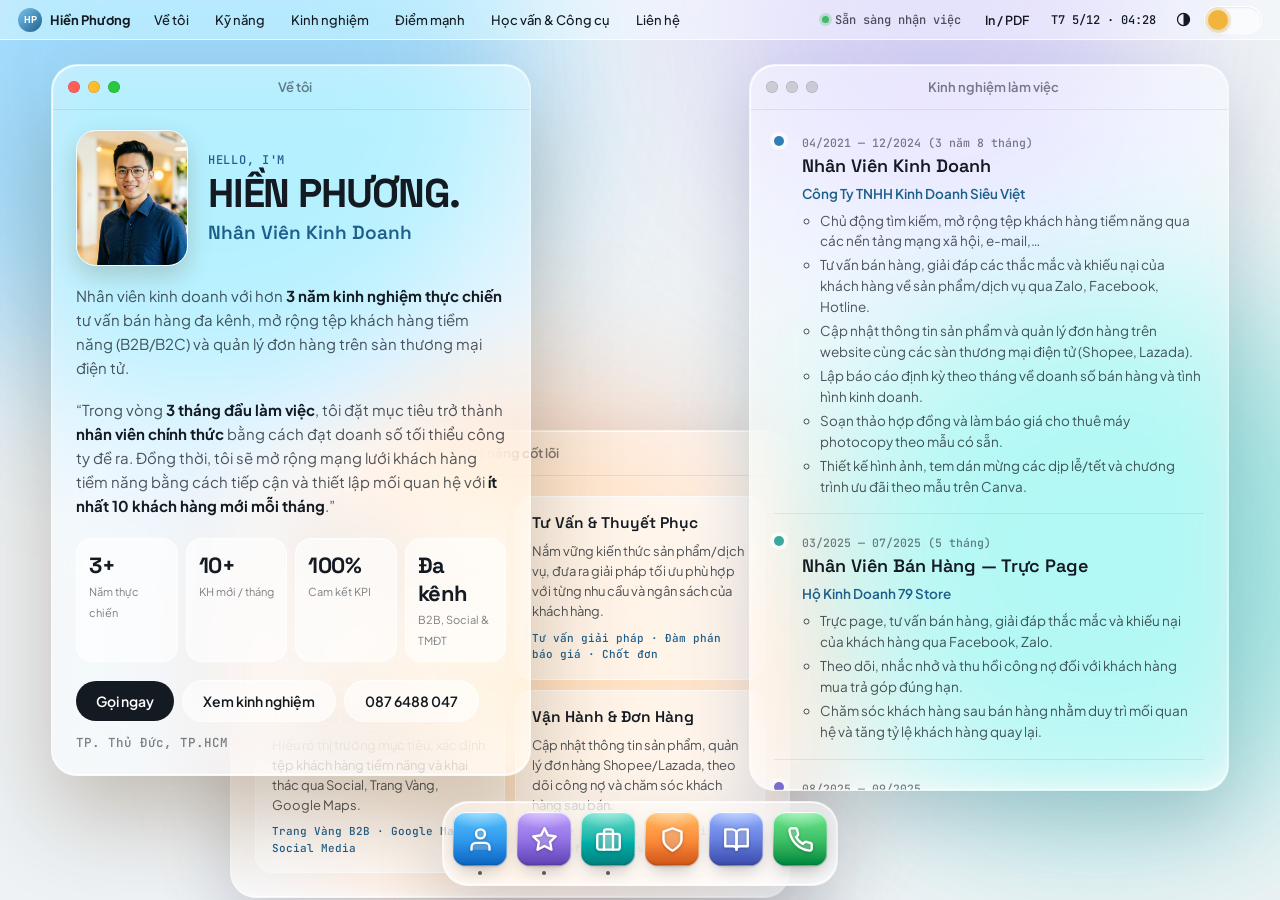
<file: templates/mau-5-glass/index.html>
<!DOCTYPE html>
<html lang="vi" data-theme="light" data-palette="ocean">
<head>
  <meta charset="UTF-8" />
  <meta name="viewport" content="width=device-width, initial-scale=1.0" />
  <title>Hiền Phương — Nhân Viên Kinh Doanh | Liquid Glass Portfolio &amp; CV</title>
  <meta name="description" content="Portfolio &amp; CV cá nhân của Hiền Phương - Nhân Viên Kinh Doanh với hơn 3 năm kinh nghiệm thực chiến tư vấn bán hàng đa kênh, mở rộng tệp khách hàng B2B/B2C và quản lý đơn hàng sàn TMĐT." />
  <meta name="author" content="Hiền Phương" />
  <meta name="theme-color" content="#eef2f5" />
  <script>
    (function () {
      var t; try { t = localStorage.getItem('hp-glass-theme'); } catch (e) {}
      if (!t) t = window.matchMedia('(prefers-color-scheme: dark)').matches ? 'dark' : 'light';
      document.documentElement.setAttribute('data-theme', t);
      var c; try { c = localStorage.getItem('hp-glass-clear'); } catch (e) {}
      if (c !== null && !isNaN(+c)) document.documentElement.style.setProperty('--clear', (+c / 100).toFixed(2));
    })();
  </script>
  <link rel="preconnect" href="https://fonts.googleapis.com" />
  <link rel="preconnect" href="https://fonts.gstatic.com" crossorigin />
  <link href="https://fonts.googleapis.com/css2?family=Plus+Jakarta+Sans:wght@400;500;600;700&family=Space+Grotesk:wght@500;600;700;800&family=JetBrains+Mono:wght@400;500&display=swap" rel="stylesheet" />
  <link rel="stylesheet" href="style5.css" />
</head>
<body>

  <div class="mesh" aria-hidden="true"><i class="b1"></i><i class="b2"></i><i class="b3"></i><i class="b4"></i></div>

  <!-- Menu bar -->
  <header class="menubar">
    <div class="menubar-left">
      <a class="brand" href="#" data-open="about" aria-label="Mở hồ sơ"><span class="brand-mark">HP</span>Hiền Phương</a>
      <a class="menu-link" href="#" data-open="about">Về tôi</a>
      <a class="menu-link" href="#" data-open="skills">Kỹ năng</a>
      <a class="menu-link" href="#" data-open="exp">Kinh nghiệm</a>
      <a class="menu-link" href="#" data-open="strengths">Điểm mạnh</a>
      <a class="menu-link" href="#" data-open="edu">Học vấn &amp; Công cụ</a>
      <a class="menu-link" href="#" data-open="contact">Liên hệ</a>
    </div>
    <div class="menubar-right">
      <span class="status"><span class="status-dot"></span>Sẵn sàng nhận việc</span>
      <button class="menu-btn" id="btnPrintCV" type="button" title="In hoặc lưu hồ sơ dạng PDF">In / PDF</button>
      <span class="clock" id="clock"></span>
      <div class="clear-wrap">
        <button class="clear-btn" id="clearBtn" type="button" aria-label="Điều chỉnh độ trong suốt" aria-expanded="false" aria-controls="clearPop" title="Độ trong suốt"><svg viewBox="0 0 24 24" aria-hidden="true"><circle cx="12" cy="12" r="8.5"></circle><path class="fill" d="M12 3.5a8.5 8.5 0 0 1 0 17z"></path></svg></button>
        <div class="clear-pop glass" id="clearPop" role="dialog" aria-label="Độ trong suốt">
          <div class="cp-head"><span>Độ trong suốt</span><output id="clearVal" for="clearRange">45%</output></div>
          <input class="cp-range" id="clearRange" type="range" min="0" max="100" step="1" value="45" aria-label="Độ trong suốt" />
          <div class="cp-presets" role="group" aria-label="Mức có sẵn">
            <button type="button" data-clear="12">Mờ đục</button>
            <button type="button" data-clear="45">Cân bằng</button>
            <button type="button" data-clear="85">Trong suốt</button>
          </div>
        </div>
      </div>
      <button class="theme-toggle" id="themeToggle" type="button" aria-label="Chuyển giao diện ngày/đêm" aria-pressed="false"></button>
    </div>
  </header>

  <main class="desk">

    <!-- Mobile home screen -->
    <section class="home" aria-label="Màn hình chính">
      <div class="home-card glass">
        <img src="assets/hien-phuong.png" alt="Chân dung Hiền Phương" />
        <div>
          <p class="name">HIỀN PHƯƠNG.</p>
          <p class="role">Nhân Viên Kinh Doanh</p>
          <p class="mono muted" style="font-size:11px;margin-top:6px">3+ năm · TP. Thủ Đức</p>
        </div>
      </div>
      <nav class="home-grid" aria-label="Mục hồ sơ">
        <button class="home-app" type="button" data-open="about"><span class="app-icon ic1"><svg viewBox="0 0 24 24" fill="none" stroke="currentColor" stroke-width="2" stroke-linecap="round" stroke-linejoin="round" aria-hidden="true"><path d="M20 21v-2a4 4 0 0 0-4-4H8a4 4 0 0 0-4 4v2"></path><circle cx="12" cy="7" r="4"></circle></svg></span>Về tôi</button>
        <button class="home-app" type="button" data-open="skills"><span class="app-icon ic3"><svg viewBox="0 0 24 24" fill="none" stroke="currentColor" stroke-width="2" stroke-linecap="round" stroke-linejoin="round" aria-hidden="true"><polygon points="12 2 15.09 8.26 22 9.27 17 14.14 18.18 21.02 12 17.77 5.82 21.02 7 14.14 2 9.27 8.91 8.26 12 2"></polygon></svg></span>Kỹ năng</button>
        <button class="home-app" type="button" data-open="exp"><span class="app-icon ic2"><svg viewBox="0 0 24 24" fill="none" stroke="currentColor" stroke-width="2" stroke-linecap="round" stroke-linejoin="round" aria-hidden="true"><rect x="2" y="7" width="20" height="14" rx="2" ry="2"></rect><path d="M16 21V5a2 2 0 0 0-2-2h-4a2 2 0 0 0-2 2v16"></path></svg></span>Kinh nghiệm</button>
        <button class="home-app" type="button" data-open="strengths"><span class="app-icon ic4"><svg viewBox="0 0 24 24" fill="none" stroke="currentColor" stroke-width="2" stroke-linecap="round" stroke-linejoin="round" aria-hidden="true"><path d="M12 22s8-4 8-10V5l-8-3-8 3v7c0 6 8 10 8 10z"></path></svg></span>Điểm mạnh</button>
        <button class="home-app" type="button" data-open="edu"><span class="app-icon ic5"><svg viewBox="0 0 24 24" fill="none" stroke="currentColor" stroke-width="2" stroke-linecap="round" stroke-linejoin="round" aria-hidden="true"><path d="M2 3h6a4 4 0 0 1 4 4v14a3 3 0 0 0-3-3H2z"></path><path d="M22 3h-6a4 4 0 0 0-4 4v14a3 3 0 0 1 3-3h7z"></path></svg></span>Học vấn</button>
        <button class="home-app" type="button" data-open="contact"><span class="app-icon ic6"><svg viewBox="0 0 24 24" fill="none" stroke="currentColor" stroke-width="2" stroke-linecap="round" stroke-linejoin="round" aria-hidden="true"><path d="M22 16.92v3a2 2 0 0 1-2.18 2 19.79 19.79 0 0 1-8.63-3.07 19.5 19.5 0 0 1-6-6 19.79 19.79 0 0 1-3.07-8.67A2 2 0 0 1 4.11 2h3a2 2 0 0 1 2 1.72 12.84 12.84 0 0 0 .7 2.81 2 2 0 0 1-.45 2.11L8.09 9.91a16 16 0 0 0 6 6l1.27-1.27a2 2 0 0 1 2.11-.45 12.84 12.84 0 0 0 2.81.7A2 2 0 0 1 22 16.92z"></path></svg></span>Liên hệ</button>
      </nav>
    </section>

    <!-- Window: Về tôi -->
    <article class="win glass" id="win-about" aria-label="Về tôi">
      <div class="win-bar"><span class="lights"><button class="l-close" type="button" aria-label="Đóng" title="Đóng (Esc)"><svg viewBox="0 0 10 10" aria-hidden="true"><path d="M2.5 2.5l5 5M7.5 2.5l-5 5"/></svg></button><button class="l-min" type="button" aria-label="Thu nhỏ xuống dock" title="Thu nhỏ (Ctrl/⌘ + M)"><svg viewBox="0 0 10 10" aria-hidden="true"><path d="M2 5h6"/></svg></button><button class="l-max" type="button" aria-label="Phóng to / thu về" title="Phóng to (nhấp đúp thanh tiêu đề)"><svg viewBox="0 0 10 10" aria-hidden="true"><path d="M2.2 6.3V2.2h4.1z M7.8 3.7v4.1H3.7z" class="fill"/></svg></button></span><h2 class="win-title">Về tôi</h2></div>
      <div class="win-body">
        <div class="profile">
          <img class="avatar" src="assets/hien-phuong.png" alt="Chân dung Hiền Phương - Nhân Viên Kinh Doanh" draggable="false" />
          <div>
            <p class="eyebrow">Hello, I'm</p>
            <h1 class="name">HIỀN PHƯƠNG.</h1>
            <p class="role">Nhân Viên Kinh Doanh</p>
          </div>
        </div>
        <p class="intro">Nhân viên kinh doanh với hơn <strong>3 năm kinh nghiệm thực chiến</strong> tư vấn bán hàng đa kênh, mở rộng tệp khách hàng tiềm năng (B2B/B2C) và quản lý đơn hàng trên sàn thương mại điện tử.</p>
        <p class="intro">“Trong vòng <strong>3 tháng đầu làm việc</strong>, tôi đặt mục tiêu trở thành <strong>nhân viên chính thức</strong> bằng cách đạt doanh số tối thiểu công ty đề ra. Đồng thời, tôi sẽ mở rộng mạng lưới khách hàng tiềm năng bằng cách tiếp cận và thiết lập mối quan hệ với <strong>ít nhất 10 khách hàng mới mỗi tháng</strong>.”</p>
        <div class="stats">
          <div class="stat"><b data-count="3" data-suffix="+">3+</b><span>Năm thực chiến</span></div>
          <div class="stat"><b data-count="10" data-suffix="+">10+</b><span>KH mới / tháng</span></div>
          <div class="stat"><b data-count="100" data-suffix="%">100%</b><span>Cam kết KPI</span></div>
          <div class="stat"><b>Đa kênh</b><span>B2B, Social &amp; TMĐT</span></div>
        </div>
        <div class="actions">
          <a class="btn btn-solid" href="tel:0876488047">Gọi ngay</a>
          <a class="btn btn-glass" href="#" data-open="exp">Xem kinh nghiệm</a>
          <button class="btn btn-glass" type="button" data-copy="0876488047" title="Sao chép số điện thoại">087 6488 047</button>
        </div>
        <p class="loc" style="margin-top:12px;padding:0">TP. Thủ Đức, TP.HCM</p>
      </div>
    </article>

    <!-- Window: Kỹ năng -->
    <article class="win glass" id="win-skills" data-w="lg" aria-label="Kỹ năng cốt lõi">
      <div class="win-bar"><span class="lights"><button class="l-close" type="button" aria-label="Đóng" title="Đóng (Esc)"><svg viewBox="0 0 10 10" aria-hidden="true"><path d="M2.5 2.5l5 5M7.5 2.5l-5 5"/></svg></button><button class="l-min" type="button" aria-label="Thu nhỏ xuống dock" title="Thu nhỏ (Ctrl/⌘ + M)"><svg viewBox="0 0 10 10" aria-hidden="true"><path d="M2 5h6"/></svg></button><button class="l-max" type="button" aria-label="Phóng to / thu về" title="Phóng to (nhấp đúp thanh tiêu đề)"><svg viewBox="0 0 10 10" aria-hidden="true"><path d="M2.2 6.3V2.2h4.1z M7.8 3.7v4.1H3.7z" class="fill"/></svg></button></span><h2 class="win-title">Kỹ năng cốt lõi</h2></div>
      <div class="win-body">
        <div class="cards">
          <div class="card"><h3>Kỹ Năng Giao Tiếp</h3><p>Truyền đạt thông tin rõ ràng, mạch lạc; chủ động lắng nghe và thấu hiểu sâu sắc mong muốn của khách hàng.</p><span class="tags">Lắng nghe chủ động · Giao tiếp đa kênh · Thấu cảm</span></div>
          <div class="card"><h3>Tư Vấn &amp; Thuyết Phục</h3><p>Nắm vững kiến thức sản phẩm/dịch vụ, đưa ra giải pháp tối ưu phù hợp với từng nhu cầu và ngân sách của khách hàng.</p><span class="tags">Tư vấn giải pháp · Đàm phán báo giá · Chốt đơn</span></div>
          <div class="card"><h3>Tìm Kiếm Khách Hàng</h3><p>Hiểu rõ thị trường mục tiêu, xác định tệp khách hàng tiềm năng và khai thác qua Social, Trang Vàng, Google Maps.</p><span class="tags">Trang Vàng B2B · Google Maps · Social Media</span></div>
          <div class="card"><h3>Vận Hành &amp; Đơn Hàng</h3><p>Cập nhật thông tin sản phẩm, quản lý đơn hàng Shopee/Lazada, theo dõi công nợ và chăm sóc khách hàng sau bán.</p><span class="tags">Shopee / Lazada · Thu hồi công nợ · After-sales</span></div>
        </div>
      </div>
    </article>

    <!-- Window: Kinh nghiệm -->
    <article class="win glass" id="win-exp" aria-label="Kinh nghiệm làm việc">
      <div class="win-bar"><span class="lights"><button class="l-close" type="button" aria-label="Đóng" title="Đóng (Esc)"><svg viewBox="0 0 10 10" aria-hidden="true"><path d="M2.5 2.5l5 5M7.5 2.5l-5 5"/></svg></button><button class="l-min" type="button" aria-label="Thu nhỏ xuống dock" title="Thu nhỏ (Ctrl/⌘ + M)"><svg viewBox="0 0 10 10" aria-hidden="true"><path d="M2 5h6"/></svg></button><button class="l-max" type="button" aria-label="Phóng to / thu về" title="Phóng to (nhấp đúp thanh tiêu đề)"><svg viewBox="0 0 10 10" aria-hidden="true"><path d="M2.2 6.3V2.2h4.1z M7.8 3.7v4.1H3.7z" class="fill"/></svg></button></span><h2 class="win-title">Kinh nghiệm làm việc</h2></div>
      <div class="win-body" style="padding-top:4px">
        <ol class="timeline">
          <li class="job"><span class="job-dot" style="background:#2f7fb5"></span><div>
            <span class="job-time">04/2021 — 12/2024 (3 năm 8 tháng)</span>
            <h3>Nhân Viên Kinh Doanh</h3><span class="job-co">Công Ty TNHH Kinh Doanh Siêu Việt</span>
            <ul>
              <li>Chủ động tìm kiếm, mở rộng tệp khách hàng tiềm năng qua các nền tảng mạng xã hội, e-mail,…</li>
              <li>Tư vấn bán hàng, giải đáp các thắc mắc và khiếu nại của khách hàng về sản phẩm/dịch vụ qua Zalo, Facebook, Hotline.</li>
              <li>Cập nhật thông tin sản phẩm và quản lý đơn hàng trên website cùng các sàn thương mại điện tử (Shopee, Lazada).</li>
              <li>Lập báo cáo định kỳ theo tháng về doanh số bán hàng và tình hình kinh doanh.</li>
              <li>Soạn thảo hợp đồng và làm báo giá cho thuê máy photocopy theo mẫu có sẵn.</li>
              <li>Thiết kế hình ảnh, tem dán mừng các dịp lễ/tết và chương trình ưu đãi theo mẫu trên Canva.</li>
            </ul></div></li>
          <li class="job"><span class="job-dot" style="background:#3aa7a0"></span><div>
            <span class="job-time">03/2025 — 07/2025 (5 tháng)</span>
            <h3>Nhân Viên Bán Hàng — Trực Page</h3><span class="job-co">Hộ Kinh Doanh 79 Store</span>
            <ul>
              <li>Trực page, tư vấn bán hàng, giải đáp thắc mắc và khiếu nại của khách hàng qua Facebook, Zalo.</li>
              <li>Theo dõi, nhắc nhở và thu hồi công nợ đối với khách hàng mua trả góp đúng hạn.</li>
              <li>Chăm sóc khách hàng sau bán hàng nhằm duy trì mối quan hệ và tăng tỷ lệ khách hàng quay lại.</li>
            </ul></div></li>
          <li class="job"><span class="job-dot" style="background:#7c6fd0"></span><div>
            <span class="job-time">08/2025 — 09/2025</span>
            <h3>Nhân Viên Kinh Doanh (Thử Việc)</h3><span class="job-co">Công ty TNHH Mr.Rin Group</span>
            <ul>
              <li>Chăm sóc, chào hàng qua tin nhắn tệp khách hàng tiềm năng theo data công ty bàn giao.</li>
              <li>Chủ động học hỏi, nắm bắt đặc tính kỹ thuật sản phẩm và nhận biết chính xác mã hàng.</li>
            </ul></div></li>
          <li class="job"><span class="job-dot" style="background:#d98a4e"></span><div>
            <span class="job-time">09/2025 — 11/2025</span>
            <h3>Nhân Viên Kinh Doanh (Thử Việc)</h3><span class="job-co">Công ty TNHH TM Điện Thái Dương — Thadeco</span>
            <ul>
              <li>Tìm kiếm và khai thác danh sách khách hàng doanh nghiệp qua Trang Vàng, Google Maps.</li>
              <li>Tư vấn giải pháp sản phẩm và gửi báo giá chi tiết cho khách hàng qua Zalo.</li>
            </ul></div></li>
        </ol>
      </div>
    </article>

    <!-- Window: Điểm mạnh -->
    <article class="win glass" id="win-strengths" aria-label="Điểm mạnh và kỷ luật công việc">
      <div class="win-bar"><span class="lights"><button class="l-close" type="button" aria-label="Đóng" title="Đóng (Esc)"><svg viewBox="0 0 10 10" aria-hidden="true"><path d="M2.5 2.5l5 5M7.5 2.5l-5 5"/></svg></button><button class="l-min" type="button" aria-label="Thu nhỏ xuống dock" title="Thu nhỏ (Ctrl/⌘ + M)"><svg viewBox="0 0 10 10" aria-hidden="true"><path d="M2 5h6"/></svg></button><button class="l-max" type="button" aria-label="Phóng to / thu về" title="Phóng to (nhấp đúp thanh tiêu đề)"><svg viewBox="0 0 10 10" aria-hidden="true"><path d="M2.2 6.3V2.2h4.1z M7.8 3.7v4.1H3.7z" class="fill"/></svg></button></span><h2 class="win-title">Điểm mạnh &amp; Kỷ luật</h2></div>
      <div class="win-body">
        <div class="cards one">
          <div class="card"><h3>Chịu Áp Lực Cao</h3><p>Khả năng làm việc tốt dưới áp lực chỉ tiêu doanh số và tiến độ công việc, duy trì năng lượng tích cực và sự tập trung cao độ.</p></div>
          <div class="card"><h3>Kiên Nhẫn &amp; Bền Bỉ</h3><p>Chủ động theo sát, chăm sóc và nuôi dưỡng tệp khách hàng tiềm năng, không nản lòng trước các thương vụ kéo dài.</p></div>
          <div class="card"><h3>Tinh Thần Tự Học Hỏi</h3><p>Nhanh nhạy cập nhật kiến thức sản phẩm mới, tiếp thu nhanh các công cụ số và không ngừng trau dồi kỹ năng chuyên môn.</p></div>
        </div>
      </div>
    </article>

    <!-- Window: Học vấn & Công cụ -->
    <article class="win glass" id="win-edu" data-w="lg" aria-label="Học vấn và công cụ làm việc">
      <div class="win-bar"><span class="lights"><button class="l-close" type="button" aria-label="Đóng" title="Đóng (Esc)"><svg viewBox="0 0 10 10" aria-hidden="true"><path d="M2.5 2.5l5 5M7.5 2.5l-5 5"/></svg></button><button class="l-min" type="button" aria-label="Thu nhỏ xuống dock" title="Thu nhỏ (Ctrl/⌘ + M)"><svg viewBox="0 0 10 10" aria-hidden="true"><path d="M2 5h6"/></svg></button><button class="l-max" type="button" aria-label="Phóng to / thu về" title="Phóng to (nhấp đúp thanh tiêu đề)"><svg viewBox="0 0 10 10" aria-hidden="true"><path d="M2.2 6.3V2.2h4.1z M7.8 3.7v4.1H3.7z" class="fill"/></svg></button></span><h2 class="win-title">Học vấn &amp; Công cụ</h2></div>
      <div class="win-body">
        <div class="edu">
          <span class="job-time">07/2017 — 09/2020</span>
          <h3>Cao Đẳng Thực Hành</h3>
          <span class="job-co">IT - Phần Mềm • Lập trình di động</span>
          <p class="muted" style="font-size:13.5px;line-height:1.55;margin-top:8px">Trang bị tư duy logic vững vàng, khả năng tiếp cận và ứng dụng nhanh chóng các công nghệ, phần mềm quản lý kinh doanh, quản trị sàn TMĐT và nền tảng số hiện đại.</p>
        </div>
        <div class="cards">
          <div class="card"><h3>Canva Pro</h3><p>Thiết kế hình ảnh, tem dán mừng các dịp lễ/tết và banner chương trình ưu đãi bán hàng.</p></div>
          <div class="card"><h3>Shopee &amp; Lazada</h3><p>Quản trị thông tin sản phẩm, xử lý đơn hàng và theo dõi vận chuyển sàn thương mại điện tử.</p></div>
          <div class="card"><h3>MS Excel &amp; Word</h3><p>Lập báo cáo doanh số, soạn thảo hợp đồng kinh tế và làm báo giá chi tiết cho khách hàng.</p></div>
          <div class="card"><h3>Zalo OA &amp; Fanpage</h3><p>Trực page, tư vấn khách hàng, giải đáp thắc mắc và chăm sóc khách hàng sau bán hàng.</p></div>
        </div>
      </div>
    </article>

    <!-- Window: Liên hệ -->
    <article class="win glass" id="win-contact" data-w="sm" aria-label="Liên hệ">
      <div class="win-bar"><span class="lights"><button class="l-close" type="button" aria-label="Đóng" title="Đóng (Esc)"><svg viewBox="0 0 10 10" aria-hidden="true"><path d="M2.5 2.5l5 5M7.5 2.5l-5 5"/></svg></button><button class="l-min" type="button" aria-label="Thu nhỏ xuống dock" title="Thu nhỏ (Ctrl/⌘ + M)"><svg viewBox="0 0 10 10" aria-hidden="true"><path d="M2 5h6"/></svg></button><button class="l-max" type="button" aria-label="Phóng to / thu về" title="Phóng to (nhấp đúp thanh tiêu đề)"><svg viewBox="0 0 10 10" aria-hidden="true"><path d="M2.2 6.3V2.2h4.1z M7.8 3.7v4.1H3.7z" class="fill"/></svg></button></span><h2 class="win-title">Liên hệ</h2></div>
      <div class="win-body">
        <div class="contact-list">
          <a class="contact-row" href="tel:0876488047"><span>ĐIỆN THOẠI</span><b>087 6488 047</b></a>
          <a class="contact-row" href="mailto:hphuong123123@gmail.com"><span>EMAIL</span><b>hphuong123123@gmail.com</b></a>
          <a class="contact-row" href="https://zalo.me/0876488047" target="_blank" rel="noopener noreferrer"><span>ZALO</span><b>087 6488 047</b></a>
        </div>
      </div>
    </article>
  </main>

  <!-- Dock (desktop) -->
  <nav class="dock glass" aria-label="Dock">
    <button class="dock-item" type="button" data-open="about"><span class="dock-tip glass">Về tôi</span><span class="app-icon ic1"><svg viewBox="0 0 24 24" fill="none" stroke="currentColor" stroke-width="2" stroke-linecap="round" stroke-linejoin="round" aria-hidden="true"><path d="M20 21v-2a4 4 0 0 0-4-4H8a4 4 0 0 0-4 4v2"></path><circle cx="12" cy="7" r="4"></circle></svg></span></button>
    <button class="dock-item" type="button" data-open="skills"><span class="dock-tip glass">Kỹ năng</span><span class="app-icon ic3"><svg viewBox="0 0 24 24" fill="none" stroke="currentColor" stroke-width="2" stroke-linecap="round" stroke-linejoin="round" aria-hidden="true"><polygon points="12 2 15.09 8.26 22 9.27 17 14.14 18.18 21.02 12 17.77 5.82 21.02 7 14.14 2 9.27 8.91 8.26 12 2"></polygon></svg></span></button>
    <button class="dock-item" type="button" data-open="exp"><span class="dock-tip glass">Kinh nghiệm</span><span class="app-icon ic2"><svg viewBox="0 0 24 24" fill="none" stroke="currentColor" stroke-width="2" stroke-linecap="round" stroke-linejoin="round" aria-hidden="true"><rect x="2" y="7" width="20" height="14" rx="2" ry="2"></rect><path d="M16 21V5a2 2 0 0 0-2-2h-4a2 2 0 0 0-2 2v16"></path></svg></span></button>
    <button class="dock-item" type="button" data-open="strengths"><span class="dock-tip glass">Điểm mạnh</span><span class="app-icon ic4"><svg viewBox="0 0 24 24" fill="none" stroke="currentColor" stroke-width="2" stroke-linecap="round" stroke-linejoin="round" aria-hidden="true"><path d="M12 22s8-4 8-10V5l-8-3-8 3v7c0 6 8 10 8 10z"></path></svg></span></button>
    <button class="dock-item" type="button" data-open="edu"><span class="dock-tip glass">Học vấn &amp; Công cụ</span><span class="app-icon ic5"><svg viewBox="0 0 24 24" fill="none" stroke="currentColor" stroke-width="2" stroke-linecap="round" stroke-linejoin="round" aria-hidden="true"><path d="M2 3h6a4 4 0 0 1 4 4v14a3 3 0 0 0-3-3H2z"></path><path d="M22 3h-6a4 4 0 0 0-4 4v14a3 3 0 0 1 3-3h7z"></path></svg></span></button>
    <button class="dock-item" type="button" data-open="contact"><span class="dock-tip glass">Liên hệ</span><span class="app-icon ic6"><svg viewBox="0 0 24 24" fill="none" stroke="currentColor" stroke-width="2" stroke-linecap="round" stroke-linejoin="round" aria-hidden="true"><path d="M22 16.92v3a2 2 0 0 1-2.18 2 19.79 19.79 0 0 1-8.63-3.07 19.5 19.5 0 0 1-6-6 19.79 19.79 0 0 1-3.07-8.67A2 2 0 0 1 4.11 2h3a2 2 0 0 1 2 1.72 12.84 12.84 0 0 0 .7 2.81 2 2 0 0 1-.45 2.11L8.09 9.91a16 16 0 0 0 6 6l1.27-1.27a2 2 0 0 1 2.11-.45 12.84 12.84 0 0 0 2.81.7A2 2 0 0 1 22 16.92z"></path></svg></span></button>
  </nav>

  <!-- Call bar (mobile) -->
  <div class="callbar glass">
    <a class="btn btn-solid" href="tel:0876488047">Gọi ngay</a>
    <a class="btn btn-glass" href="https://zalo.me/0876488047" target="_blank" rel="noopener noreferrer">Zalo</a>
  </div>

  <div class="scrim"></div>
  <div class="toast glass" id="toast" role="status" aria-live="polite"></div>

  <script src="script5.js"></script>
</body>
</html>
</file>
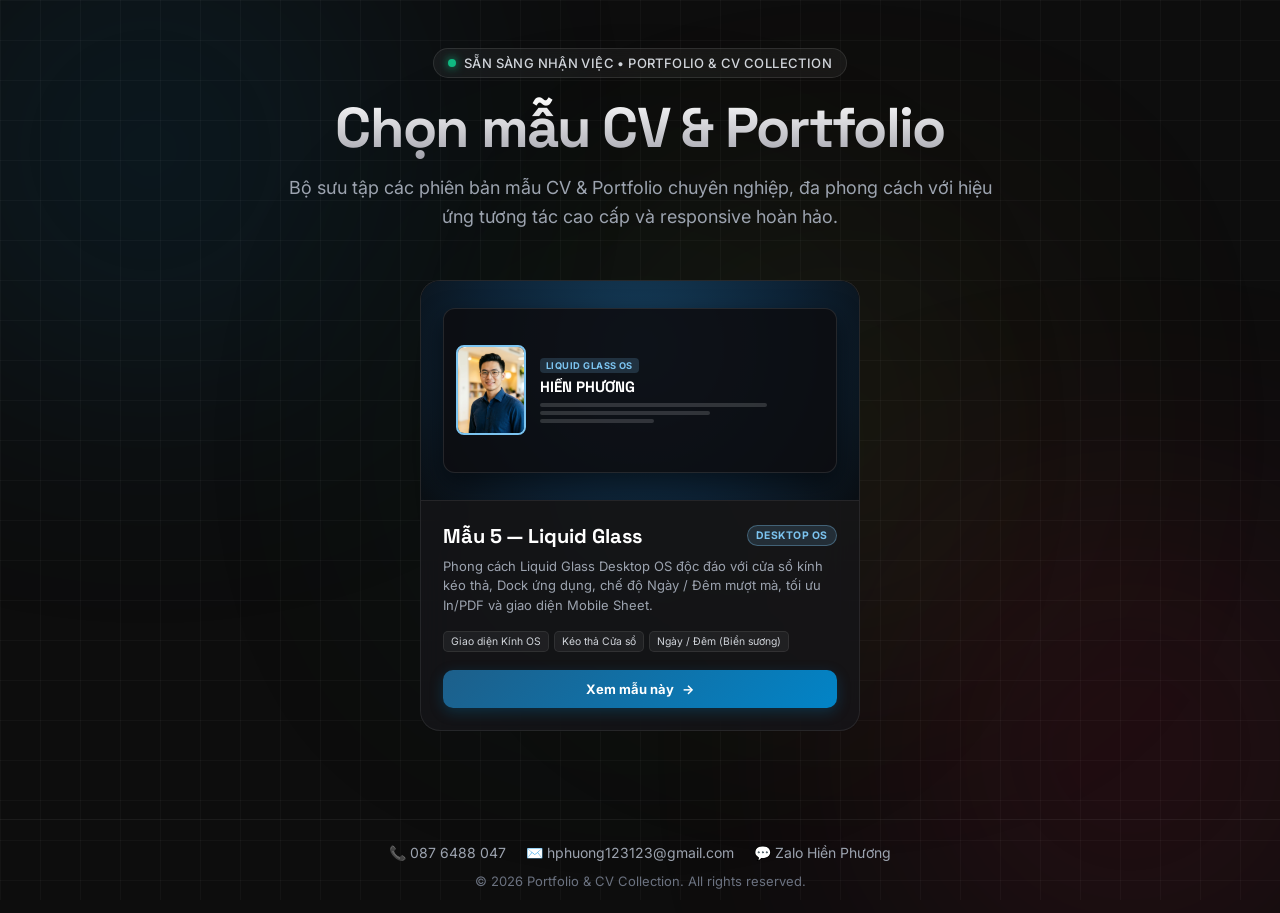
<file: chon-mau.html>
<!DOCTYPE html>
<html lang="vi">
<head>
  <meta charset="UTF-8" />
  <meta name="viewport" content="width=device-width, initial-scale=1.0" />
  <title>Chọn Mẫu CV — Hiền Phương | Portfolio & CV</title>
  <meta name="description" content="Khám phá và lựa chọn các phiên bản mẫu CV & Portfolio chuyên nghiệp của Hiền Phương - Nhân Viên Kinh Doanh." />
  <meta name="author" content="Hiền Phương" />

  <!-- Google Fonts -->
  <link rel="preconnect" href="https://fonts.googleapis.com" />
  <link rel="preconnect" href="https://fonts.gstatic.com" crossorigin />
  <link href="https://fonts.googleapis.com/css2?family=Inter:wght@400;500;600;700;800;900&family=Space+Grotesk:wght@500;600;700;800&display=swap" rel="stylesheet" />

  <style>
    /* ==========================================================================
       CSS VARIABLES & RESET
       ========================================================================== */
    :root {
      --bg-color: #0D0D0D;
      --card-bg: rgba(22, 22, 26, 0.75);
      --card-border: rgba(255, 255, 255, 0.08);
      --card-border-hover: rgba(255, 255, 255, 0.22);
      
      --text-main: #F3F4F6;
      --text-muted: #9CA3AF;
      --text-sub: #6B7280;

      --navy-accent: #38BDF8;
      --navy-glow: rgba(56, 189, 248, 0.18);
      
      --crimson-accent: #EF4444;
      --crimson-glow: rgba(239, 68, 68, 0.18);

      --emerald-accent: #10B981;
      --emerald-glow: rgba(16, 185, 129, 0.22);

      --gold-accent: #E3A93B;
      --gold-glow: rgba(227, 169, 59, 0.22);

      --glass-accent: #7CC4F0;
      --glass-glow: rgba(124, 196, 240, 0.25);

      --font-body: 'Inter', -apple-system, BlinkMacSystemFont, sans-serif;
      --font-title: 'Space Grotesk', sans-serif;
    }

    * {
      box-sizing: border-box;
      margin: 0;
      padding: 0;
    }

    body {
      background-color: var(--bg-color);
      color: var(--text-main);
      font-family: var(--font-body);
      min-height: 100vh;
      display: flex;
      flex-direction: column;
      justify-content: space-between;
      overflow-x: hidden;
      position: relative;
      -webkit-font-smoothing: antialiased;
    }

    /* Ambient Background Glow */
    .ambient-glow {
      position: fixed;
      width: 500px;
      height: 500px;
      border-radius: 50%;
      filter: blur(140px);
      pointer-events: none;
      z-index: 0;
      opacity: 0.35;
    }
    .glow-left {
      top: -100px;
      left: -100px;
      background: radial-gradient(circle, #0284c7 0%, transparent 70%);
    }
    .glow-center {
      top: 50%;
      left: 50%;
      transform: translate(-50%, -50%);
      background: radial-gradient(circle, #059669 0%, transparent 70%);
      opacity: 0.18;
    }
    .glow-right {
      bottom: -100px;
      right: -100px;
      background: radial-gradient(circle, #e11d48 0%, transparent 70%);
    }
    .glow-gold {
      top: 20%;
      right: 15%;
      background: radial-gradient(circle, #e3a93b 0%, transparent 70%);
      opacity: 0.18;
    }

    /* Subtle Grid Background Pattern */
    .grid-pattern {
      position: fixed;
      inset: 0;
      background-image: 
        linear-gradient(to right, rgba(255, 255, 255, 0.03) 1px, transparent 1px),
        linear-gradient(to bottom, rgba(255, 255, 255, 0.03) 1px, transparent 1px);
      background-size: 40px 40px;
      z-index: 0;
      pointer-events: none;
    }

    /* Main Container */
    .container {
      width: 100%;
      max-width: 1560px;
      margin: 0 auto;
      padding: 48px 20px;
      position: relative;
      z-index: 1;
      flex: 1;
      display: flex;
      flex-direction: column;
      justify-content: center;
    }

    /* ==========================================================================
       HEADER SECTION
       ========================================================================== */
    .gallery-header {
      text-align: center;
      margin-bottom: 48px;
    }

    .badge-status {
      display: inline-flex;
      align-items: center;
      gap: 8px;
      background: rgba(255, 255, 255, 0.05);
      border: 1px solid rgba(255, 255, 255, 0.1);
      padding: 6px 14px;
      border-radius: 9999px;
      font-size: 0.8125rem;
      font-weight: 500;
      color: #D1D5DB;
      letter-spacing: 0.03em;
      margin-bottom: 18px;
      backdrop-filter: blur(8px);
    }

    .status-dot {
      width: 8px;
      height: 8px;
      background-color: #10B981;
      border-radius: 50%;
      box-shadow: 0 0 10px #10B981;
      animation: pulse 2s infinite;
    }

    @keyframes pulse {
      0%, 100% { opacity: 1; transform: scale(1); }
      50% { opacity: 0.5; transform: scale(0.85); }
    }

    .main-title {
      font-family: var(--font-title);
      font-size: clamp(2.25rem, 5vw, 3.5rem);
      font-weight: 800;
      letter-spacing: -0.03em;
      line-height: 1.15;
      margin-bottom: 14px;
      background: linear-gradient(180deg, #FFFFFF 0%, #A1A1AA 100%);
      -webkit-background-clip: text;
      background-clip: text;
      -webkit-text-fill-color: transparent;
    }

    .sub-title {
      font-size: clamp(1rem, 2vw, 1.125rem);
      color: var(--text-muted);
      max-width: 720px;
      margin: 0 auto;
      line-height: 1.6;
    }

    .sub-title strong {
      color: #FFFFFF;
      font-weight: 600;
    }

    /* ==========================================================================
       GALLERY CARDS GRID
       ========================================================================== */
    .cards-grid {
      display: flex;
      flex-wrap: wrap;
      justify-content: center;
      gap: 24px;
      margin-bottom: 40px;
    }

    .template-card {
      background: var(--card-bg);
      border: 1px solid var(--card-border);
      border-radius: 20px;
      overflow: hidden;
      display: flex;
      flex-direction: column;
      transition: all 0.35s cubic-bezier(0.16, 1, 0.3, 1);
      backdrop-filter: blur(16px);
      text-decoration: none;
      color: inherit;
      position: relative;
      width: 100%;
      max-width: 440px;
    }

    /* Ẩn các mẫu 1-4, chỉ hiện mẫu 5 (giữ nguyên code, không xóa) */
    .template-card:not(.card-glass) {
      display: none !important;
    }

    .template-card:hover {
      transform: translateY(-8px);
      border-color: var(--card-border-hover);
      box-shadow: 0 20px 40px -15px rgba(0, 0, 0, 0.7);
    }

    .template-card.card-navy:hover {
      box-shadow: 0 20px 40px -15px var(--navy-glow);
      border-color: rgba(56, 189, 248, 0.4);
    }

    .template-card.card-do-den:hover {
      box-shadow: 0 20px 40px -15px var(--crimson-glow);
      border-color: rgba(239, 68, 68, 0.4);
    }

    .template-card.card-emerald:hover {
      box-shadow: 0 20px 40px -15px var(--emerald-glow);
      border-color: rgba(52, 211, 153, 0.4);
    }

    .template-card.card-developer:hover {
      box-shadow: 0 20px 40px -15px var(--gold-glow);
      border-color: rgba(227, 169, 59, 0.45);
    }

    .template-card.card-glass:hover {
      box-shadow: 0 20px 40px -15px var(--glass-glow);
      border-color: rgba(124, 196, 240, 0.45);
    }

    /* Card Preview / Thumbnail */
    .card-preview {
      width: 100%;
      height: 220px;
      position: relative;
      overflow: hidden;
      background: #121216;
      display: flex;
      align-items: center;
      justify-content: center;
      border-bottom: 1px solid var(--card-border);
    }

    /* Mock visual background for preview */
    .preview-bg {
      position: absolute;
      inset: 0;
      background-size: cover;
      background-position: center top;
      transition: transform 0.5s ease;
    }

    .template-card:hover .preview-bg {
      transform: scale(1.04);
    }

    .navy-preview-bg {
      background: radial-gradient(circle at 70% 30%, #1e3a8a 0%, #0a1128 60%, #050a18 100%);
    }

    .doden-preview-bg {
      background: radial-gradient(circle at 30% 30%, #450a0a 0%, #170505 60%, #0a0a0a 100%);
    }

    .emerald-preview-bg {
      background: radial-gradient(circle at 50% 30%, #064e3b 0%, #06281e 60%, #05140f 100%);
    }

    .developer-preview-bg {
      background: radial-gradient(circle at 50% 30%, #2e2214 0%, #191309 60%, #0e0b08 100%);
    }

    .glass-preview-bg {
      background: radial-gradient(circle at 50% 30%, #153e5c 0%, #0d2235 60%, #0a0f14 100%);
    }

    /* Inner Preview Mockup Layout */
    .preview-mockup {
      position: relative;
      z-index: 2;
      display: flex;
      align-items: center;
      gap: 14px;
      width: 90%;
      height: 75%;
      background: rgba(13, 13, 16, 0.88);
      border: 1px solid rgba(255, 255, 255, 0.1);
      border-radius: 12px;
      padding: 12px;
      box-shadow: 0 10px 25px rgba(0,0,0,0.5);
    }

    .mockup-avatar-wrap {
      width: 70px;
      height: 90px;
      border-radius: 8px;
      overflow: hidden;
      flex-shrink: 0;
      background: #1f2937;
      position: relative;
    }

    .card-navy .mockup-avatar-wrap {
      border: 2px solid #38bdf8;
    }

    .card-do-den .mockup-avatar-wrap {
      border: 2px solid #ef4444;
    }

    .card-emerald .mockup-avatar-wrap {
      border: 2px solid #10b981;
    }

    .card-developer .mockup-avatar-wrap {
      border: 2px solid #e3a93b;
    }

    .card-glass .mockup-avatar-wrap {
      border: 2px solid #7cc4f0;
    }

    .mockup-avatar {
      width: 100%;
      height: 100%;
      object-fit: cover;
      object-position: top center;
    }

    .mockup-content {
      flex: 1;
      display: flex;
      flex-direction: column;
      gap: 5px;
      overflow: hidden;
    }

    .mockup-tag {
      font-size: 0.58rem;
      font-weight: 700;
      letter-spacing: 0.05em;
      text-transform: uppercase;
      padding: 2px 6px;
      border-radius: 4px;
      width: fit-content;
    }

    .card-navy .mockup-tag {
      background: rgba(56, 189, 248, 0.15);
      color: #38bdf8;
    }

    .card-do-den .mockup-tag {
      background: rgba(239, 68, 68, 0.15);
      color: #ef4444;
    }

    .card-emerald .mockup-tag {
      background: rgba(16, 185, 129, 0.15);
      color: #34d399;
    }

    .card-developer .mockup-tag {
      background: rgba(227, 169, 59, 0.18);
      color: #f0bb55;
    }

    .card-glass .mockup-tag {
      background: rgba(124, 196, 240, 0.18);
      color: #7cc4f0;
    }

    .mockup-name {
      font-family: var(--font-title);
      font-size: 0.9375rem;
      font-weight: 700;
      color: #FFFFFF;
      line-height: 1.2;
      white-space: nowrap;
      overflow: hidden;
      text-overflow: ellipsis;
    }

    .mockup-lines {
      display: flex;
      flex-direction: column;
      gap: 4px;
      margin-top: 2px;
    }

    .mockup-line {
      height: 4px;
      background: rgba(255, 255, 255, 0.15);
      border-radius: 2px;
    }
    .mockup-line.w-80 { width: 80%; }
    .mockup-line.w-60 { width: 60%; }
    .mockup-line.w-40 { width: 40%; }

    /* Card Content */
    .card-content {
      padding: 22px;
      display: flex;
      flex-direction: column;
      flex: 1;
    }

    .card-header-row {
      display: flex;
      align-items: center;
      justify-content: space-between;
      margin-bottom: 8px;
    }

    .card-title {
      font-family: var(--font-title);
      font-size: 1.25rem;
      font-weight: 700;
      color: #FFFFFF;
    }

    .card-pill {
      font-size: 0.65rem;
      font-weight: 700;
      padding: 3px 8px;
      border-radius: 999px;
      text-transform: uppercase;
      letter-spacing: 0.05em;
    }

    .pill-navy {
      background: rgba(56, 189, 248, 0.12);
      color: #38BDF8;
      border: 1px solid rgba(56, 189, 248, 0.25);
    }

    .pill-crimson {
      background: rgba(239, 68, 68, 0.12);
      color: #EF4444;
      border: 1px solid rgba(239, 68, 68, 0.25);
    }

    .pill-emerald {
      background: rgba(16, 185, 129, 0.12);
      color: #34D399;
      border: 1px solid rgba(16, 185, 129, 0.25);
    }

    .pill-developer {
      background: rgba(227, 169, 59, 0.15);
      color: #F0BB55;
      border: 1px solid rgba(227, 169, 59, 0.35);
    }

    .pill-glass {
      background: rgba(124, 196, 240, 0.15);
      color: #7cc4f0;
      border: 1px solid rgba(124, 196, 240, 0.35);
    }

    .card-desc {
      font-size: 0.8125rem;
      color: var(--text-muted);
      line-height: 1.5;
      margin-bottom: 16px;
      flex: 1;
    }

    .card-tags {
      display: flex;
      flex-wrap: wrap;
      gap: 5px;
      margin-bottom: 18px;
    }

    .tag-item {
      font-size: 0.65rem;
      color: #D1D5DB;
      background: rgba(255, 255, 255, 0.05);
      border: 1px solid rgba(255, 255, 255, 0.08);
      padding: 3px 7px;
      border-radius: 5px;
    }

    /* Card Action Button */
    .btn-view {
      display: inline-flex;
      align-items: center;
      justify-content: center;
      gap: 8px;
      width: 100%;
      padding: 11px 16px;
      border-radius: 10px;
      font-size: 0.8125rem;
      font-weight: 600;
      text-decoration: none;
      transition: all 0.25s ease;
      cursor: pointer;
    }

    .btn-navy {
      background: linear-gradient(135deg, #1E40AF 0%, #0284C7 100%);
      color: #FFFFFF;
      box-shadow: 0 4px 14px rgba(2, 132, 199, 0.25);
    }
    .btn-navy:hover {
      background: linear-gradient(135deg, #2563EB 0%, #38BDF8 100%);
      box-shadow: 0 6px 20px rgba(56, 189, 248, 0.4);
      color: #FFFFFF;
    }

    .btn-crimson {
      background: linear-gradient(135deg, #991B1B 0%, #E11D48 100%);
      color: #FFFFFF;
      box-shadow: 0 4px 14px rgba(225, 29, 72, 0.25);
    }
    .btn-crimson:hover {
      background: linear-gradient(135deg, #B91C1C 0%, #F43F5E 100%);
      box-shadow: 0 6px 20px rgba(244, 63, 94, 0.4);
      color: #FFFFFF;
    }

    .btn-emerald {
      background: linear-gradient(135deg, #065F46 0%, #059669 100%);
      color: #FFFFFF;
      box-shadow: 0 4px 14px rgba(5, 150, 105, 0.25);
    }
    .btn-emerald:hover {
      background: linear-gradient(135deg, #059669 0%, #10B981 100%);
      box-shadow: 0 6px 20px rgba(16, 185, 129, 0.4);
      color: #FFFFFF;
    }

    .btn-developer {
      background: linear-gradient(135deg, #A9762B 0%, #E3A93B 100%);
      color: #0E0B08;
      font-weight: 700;
      box-shadow: 0 4px 14px rgba(227, 169, 59, 0.25);
    }
    .btn-developer:hover {
      background: linear-gradient(135deg, #E3A93B 0%, #F0BB55 100%);
      box-shadow: 0 6px 20px rgba(227, 169, 59, 0.45);
      color: #0E0B08;
    }

    .btn-glass {
      background: linear-gradient(135deg, #1d5f8a 0%, #0284c7 100%);
      color: #FFFFFF;
      font-weight: 700;
      box-shadow: 0 4px 14px rgba(2, 132, 199, 0.25);
    }
    .btn-glass:hover {
      background: linear-gradient(135deg, #0284c7 0%, #7cc4f0 100%);
      box-shadow: 0 6px 20px rgba(124, 196, 240, 0.45);
      color: #0A0F14;
    }

    .btn-view .arrow-icon {
      transition: transform 0.2s ease;
    }

    .template-card:hover .btn-view .arrow-icon {
      transform: translateX(4px);
    }

    /* ==========================================================================
       FOOTER & QUICK CONTACT
       ========================================================================== */
    .gallery-footer {
      border-top: 1px solid rgba(255, 255, 255, 0.06);
      padding: 24px 0;
      text-align: center;
      position: relative;
      z-index: 1;
    }

    .footer-contact {
      display: flex;
      justify-content: center;
      align-items: center;
      gap: 20px;
      flex-wrap: wrap;
      margin-bottom: 12px;
      font-size: 0.875rem;
    }

    .footer-contact a {
      color: var(--text-muted);
      text-decoration: none;
      transition: color 0.2s ease;
      display: inline-flex;
      align-items: center;
      gap: 6px;
    }

    .footer-contact a:hover {
      color: #FFFFFF;
    }

    .footer-copy {
      font-size: 0.8125rem;
      color: var(--text-sub);
    }

    /* ==========================================================================
       RESPONSIVE DESIGN
       ========================================================================== */
    @media (max-width: 1400px) {
      .cards-grid {
        grid-template-columns: repeat(3, 1fr);
        gap: 20px;
      }
    }

    @media (max-width: 1024px) {
      .cards-grid {
        grid-template-columns: repeat(2, 1fr);
        gap: 20px;
      }
    }

    @media (max-width: 640px) {
      .container {
        padding: 32px 16px;
      }
      .gallery-header {
        margin-bottom: 32px;
      }
      .cards-grid {
        grid-template-columns: 1fr;
        gap: 20px;
      }
      .card-preview {
        height: 210px;
      }
      .card-content {
        padding: 18px;
      }
      .footer-contact {
        flex-direction: column;
        gap: 10px;
      }
    }
  </style>
</head>
<body>

  <!-- Ambient Glow Backgrounds -->
  <div class="ambient-glow glow-left"></div>
  <div class="ambient-glow glow-center"></div>
  <div class="ambient-glow glow-gold"></div>
  <div class="ambient-glow glow-right"></div>
  <div class="grid-pattern"></div>

  <!-- Main Container -->
  <main class="container">
    
    <!-- Gallery Header -->
    <header class="gallery-header">
      <div class="badge-status">
        <span class="status-dot"></span>
        SẴN SÀNG NHẬN VIỆC • PORTFOLIO &amp; CV COLLECTION
      </div>
      <h1 class="main-title">Chọn mẫu CV &amp; Portfolio</h1>
      <p class="sub-title">
        Bộ sưu tập các phiên bản mẫu CV &amp; Portfolio chuyên nghiệp, đa phong cách với hiệu ứng tương tác cao cấp và responsive hoàn hảo.
      </p>
    </header>

    <!-- 4 Cards Gallery Grid -->
    <section class="cards-grid">
      
      <!-- Card 1: Mẫu 1 - Navy (Tạm ẩn) -->
      <article class="template-card card-navy" style="display: none;" hidden>
        <div class="card-preview">
          <div class="preview-bg navy-preview-bg"></div>
          <div class="preview-mockup">
            <div class="mockup-avatar-wrap">
              <img src="templates/mau-1-navy/assets/hien-phuong.png" alt="Hiền Phương - Mẫu Navy" class="mockup-avatar" />
            </div>
            <div class="mockup-content">
              <span class="mockup-tag">Navy Poster</span>
              <span class="mockup-name">HIỀN PHƯƠNG</span>
              <div class="mockup-lines">
                <div class="mockup-line w-80"></div>
                <div class="mockup-line w-60"></div>
                <div class="mockup-line w-40"></div>
              </div>
            </div>
          </div>
        </div>

        <div class="card-content">
          <div class="card-header-row">
            <h2 class="card-title">Mẫu 1 — Navy</h2>
            <span class="card-pill pill-navy">Poster Style</span>
          </div>
          <p class="card-desc">
            Phong cách Poster &amp; Editorial ấn tượng, màu xanh Navy hiện đại kết hợp bố cục dòng thời gian và điểm nhấn thị giác mạnh mẽ.
          </p>
          <div class="card-tags">
            <span class="tag-item">Tone Xanh Navy</span>
            <span class="tag-item">Bố cục Poster</span>
            <span class="tag-item">Timeline Kinh nghiệm</span>
          </div>
          <a href="templates/mau-1-navy/" class="btn-view btn-navy">
            Xem mẫu này
            <span class="arrow-icon">→</span>
          </a>
        </div>
      </article>

      <!-- Card 2: Mẫu 2 - Đỏ Đen (Tạm ẩn) -->
      <article class="template-card card-do-den" style="display: none;" hidden>
        <div class="card-preview">
          <div class="preview-bg doden-preview-bg"></div>
          <div class="preview-mockup">
            <div class="mockup-avatar-wrap">
              <img src="templates/mau-2-do-den/assets/hien-phuong.png" alt="Hiền Phương - Mẫu Đỏ Đen" class="mockup-avatar" />
            </div>
            <div class="mockup-content">
              <span class="mockup-tag">Dark Cyber</span>
              <span class="mockup-name">HIỀN PHƯƠNG</span>
              <div class="mockup-lines">
                <div class="mockup-line w-80"></div>
                <div class="mockup-line w-60"></div>
                <div class="mockup-line w-40"></div>
              </div>
            </div>
          </div>
        </div>

        <div class="card-content">
          <div class="card-header-row">
            <h2 class="card-title">Mẫu 2 — Đỏ Đen</h2>
            <span class="card-pill pill-crimson">Dark Cyber</span>
          </div>
          <p class="card-desc">
            Phong cách Dark Modern &amp; Công nghệ với tông Đỏ Đen tương phản cao, khung Viewfinder và bố cục 2 cột tinh tế, chuyên nghiệp.
          </p>
          <div class="card-tags">
            <span class="tag-item">Tone Đen &amp; Đỏ</span>
            <span class="tag-item">Bố cục 2 cột Grid</span>
            <span class="tag-item">Khung Viewfinder Tech</span>
          </div>
          <a href="templates/mau-2-do-den/" class="btn-view btn-crimson">
            Xem mẫu này
            <span class="arrow-icon">→</span>
          </a>
        </div>
      </article>

      <!-- Card 3: Mẫu 3 - Emerald Bento (Tạm ẩn) -->
      <article class="template-card card-emerald" style="display: none;" hidden>
        <div class="card-preview">
          <div class="preview-bg emerald-preview-bg"></div>
          <div class="preview-mockup">
            <div class="mockup-avatar-wrap">
              <img src="templates/mau-3-emerald/assets/hien-phuong.png" alt="Hiền Phương - Mẫu Emerald" class="mockup-avatar" />
            </div>
            <div class="mockup-content">
              <span class="mockup-tag">Emerald Bento</span>
              <span class="mockup-name">HIỀN PHƯƠNG</span>
              <div class="mockup-lines">
                <div class="mockup-line w-80"></div>
                <div class="mockup-line w-60"></div>
                <div class="mockup-line w-40"></div>
              </div>
            </div>
          </div>
        </div>

        <div class="card-content">
          <div class="card-header-row">
            <h2 class="card-title">Mẫu 3 — Emerald</h2>
            <span class="card-pill pill-emerald">Executive Bento</span>
          </div>
          <p class="card-desc">
            Phong cách Executive Bento Grid sang trọng với tông Xanh Ngọc Lục Bảo &amp; Slate, lọc kinh nghiệm tương tác và hỗ trợ In/Xuất PDF chuẩn A4.
          </p>
          <div class="card-tags">
            <span class="tag-item">Tone Xanh Emerald</span>
            <span class="tag-item">Bento Grid Đa Tầng</span>
            <span class="tag-item">Tối ưu In / Xuất PDF</span>
          </div>
          <a href="templates/mau-3-emerald/" class="btn-view btn-emerald">
            Xem mẫu này
            <span class="arrow-icon">→</span>
          </a>
        </div>
      </article>

      <!-- Card 4: Mẫu 4 - Dark Gold Developer (Tạm ẩn) -->
      <article class="template-card card-developer" style="display: none;" hidden>
        <div class="card-preview">
          <div class="preview-bg developer-preview-bg"></div>
          <div class="preview-mockup">
            <div class="mockup-avatar-wrap">
              <img src="templates/mau-4-developer/assets/hien-phuong.png" alt="Hiền Phương - Mẫu Gold Dark" class="mockup-avatar" />
            </div>
            <div class="mockup-content">
              <span class="mockup-tag">Gold Dark UI</span>
              <span class="mockup-name">HIỀN PHƯƠNG</span>
              <div class="mockup-lines">
                <div class="mockup-line w-80"></div>
                <div class="mockup-line w-60"></div>
                <div class="mockup-line w-40"></div>
              </div>
            </div>
          </div>
        </div>

        <div class="card-content">
          <div class="card-header-row">
            <h2 class="card-title">Mẫu 4 — Dark Gold</h2>
            <span class="card-pill pill-developer">Gold Dark UI</span>
          </div>
          <p class="card-desc">
            Phong cách Modern Dark Developer cao cấp với bảng màu Warm Dark Gold + Terracotta, công nghệ Tailwind CSS, bố cục thoáng đãng và hiệu ứng glow ấn tượng.
          </p>
          <div class="card-tags">
            <span class="tag-item">Tone Warm Gold &amp; Đen</span>
            <span class="tag-item">HTML + Tailwind CSS</span>
            <span class="tag-item">Developer Dark Aesthetic</span>
          </div>
          <a href="templates/mau-4-developer/" class="btn-view btn-developer">
            Xem mẫu này
            <span class="arrow-icon">→</span>
          </a>
        </div>
      </article>

      <!-- Card 5: Mẫu 5 - Liquid Glass Desktop -->
      <article class="template-card card-glass">
        <div class="card-preview">
          <div class="preview-bg glass-preview-bg"></div>
          <div class="preview-mockup">
            <div class="mockup-avatar-wrap">
              <img src="templates/mau-5-glass/assets/hien-phuong.png" alt="Hiền Phương - Mẫu Liquid Glass" class="mockup-avatar" />
            </div>
            <div class="mockup-content">
              <span class="mockup-tag">Liquid Glass OS</span>
              <span class="mockup-name">HIỀN PHƯƠNG</span>
              <div class="mockup-lines">
                <div class="mockup-line w-80"></div>
                <div class="mockup-line w-60"></div>
                <div class="mockup-line w-40"></div>
              </div>
            </div>
          </div>
        </div>

        <div class="card-content">
          <div class="card-header-row">
            <h2 class="card-title">Mẫu 5 — Liquid Glass</h2>
            <span class="card-pill pill-glass">Desktop OS</span>
          </div>
          <p class="card-desc">
            Phong cách Liquid Glass Desktop OS độc đáo với cửa sổ kính kéo thả, Dock ứng dụng, chế độ Ngày / Đêm mượt mà, tối ưu In/PDF và giao diện Mobile Sheet.
          </p>
          <div class="card-tags">
            <span class="tag-item">Giao diện Kính OS</span>
            <span class="tag-item">Kéo thả Cửa sổ</span>
            <span class="tag-item">Ngày / Đêm (Biển sương)</span>
          </div>
          <a href="templates/mau-5-glass/index.html" class="btn-view btn-glass">
            Xem mẫu này
            <span class="arrow-icon">→</span>
          </a>
        </div>
      </article>

    </section>

  </main>

  <!-- Footer -->
  <footer class="gallery-footer">
    <div class="footer-contact">
      <a href="tel:0876488047">📞 087 6488 047</a>
      <a href="mailto:hphuong123123@gmail.com">✉️ hphuong123123@gmail.com</a>
      <a href="https://zalo.me/0876488047" target="_blank" rel="noopener noreferrer">💬 Zalo Hiền Phương</a>
    </div>
    <p class="footer-copy">&copy; 2026 Portfolio &amp; CV Collection. All rights reserved.</p>
  </footer>

</body>
</html>
</file>
<file: assets/style5.css>
/* Mẫu 5 — Liquid Glass Desktop (ngày / đêm) — bảng màu Biển sương.
   :root chứa bảng Hổ phách gốc; [data-palette="ocean"] là bảng đang dùng.
   Bản CMS: dùng font tự host (fonts/fonts.css) thay cho Google Fonts. */
@import url('fonts/fonts.css');

:root {
  --bg: #f4efe6;
  --ink: #1d1a15;
  --ink-2: rgba(29, 26, 21, .74);
  --ink-3: rgba(29, 26, 21, .55);
  --accent: #8a5a10;
  --clear: .45;
  --blur: calc(44px - 30px * var(--clear));
  --sat: calc(150% + 90% * var(--clear));
  --edge: rgba(255, 255, 255, .28);
  --rim: .95;
  --glass: rgba(255, 255, 255, calc(.74 - .6 * var(--clear)));
  --glass-2: rgba(255, 255, 255, calc(.8 - .45 * var(--clear)));
  --glass-bar: rgba(255, 255, 255, calc(.62 - .5 * var(--clear)));
  --line: rgba(255, 255, 255, .78);
  --line-soft: rgba(29, 26, 21, .08);
  --hi: rgba(255, 255, 255, .95);
  --shadow: 0 30px 70px rgba(80, 50, 10, .2);
  --btn: #1d1a15;
  --btn-ink: #fff;
  --b1: oklch(0.86 0.11 80);
  --b2: oklch(0.82 0.10 45);
  --b3: oklch(0.86 0.07 230);
  --b4: oklch(0.86 0.07 10);
  --blob-op: .85;
  --glow: rgba(255, 255, 255, .5);
  --i1: oklch(0.86 0.11 80);
  --i2: oklch(0.82 0.10 45);
  --i3: oklch(0.86 0.07 230);
  --i4: oklch(0.86 0.07 10);
  --i5: oklch(0.86 0.06 290);
  --i6: oklch(0.87 0.07 150);
  --icon-ink: #1d1a15;
  --ok: oklch(0.70 0.16 150);
  --font-head: "Space Grotesk", sans-serif;
  --font-sans: "Plus Jakarta Sans", -apple-system, BlinkMacSystemFont, sans-serif;
  --font-mono: "JetBrains Mono", monospace;
  color-scheme: light;
}
[data-theme="dark"] {
  --bg: #0e0b08;
  --ink: #f4ecdf;
  --ink-2: rgba(244, 236, 223, .76);
  --ink-3: rgba(244, 236, 223, .54);
  --accent: #e3a93b;
  --glass: rgba(34, 27, 18, calc(.74 - .56 * var(--clear)));
  --edge: rgba(255, 255, 255, .08);
  --rim: .42;
  --glass-2: rgba(255, 255, 255, calc(.12 - .08 * var(--clear)));
  --glass-bar: rgba(20, 16, 11, calc(.7 - .5 * var(--clear)));
  --line: rgba(255, 255, 255, .14);
  --line-soft: rgba(255, 255, 255, .08);
  --hi: rgba(255, 255, 255, .2);
  --shadow: 0 30px 80px rgba(0, 0, 0, .55);
  --btn: #e3a93b;
  --btn-ink: #0e0b08;
  --b1: oklch(0.48 0.12 70);
  --b2: oklch(0.42 0.13 35);
  --b3: oklch(0.34 0.08 250);
  --b4: oklch(0.36 0.10 10);
  --blob-op: .7;
  --glow: rgba(255, 255, 255, .1);
  --i1: oklch(0.45 0.10 75);
  --i2: oklch(0.42 0.10 40);
  --i3: oklch(0.40 0.07 235);
  --i4: oklch(0.40 0.08 10);
  --i5: oklch(0.40 0.07 290);
  --i6: oklch(0.42 0.07 150);
  --icon-ink: #f4ecdf;
  color-scheme: dark;
}

/* Palette: Biển sương */
[data-palette="ocean"] {
  --bg: #eef2f5; --ink: #131a22; --ink-2: rgba(19, 26, 34, .74); --ink-3: rgba(19, 26, 34, .55);
  --accent: #1d5f8a; --line-soft: rgba(19, 26, 34, .08);
  --shadow: 0 30px 70px rgba(20, 40, 70, .18); --btn: #131a22; --btn-ink: #fff;
  --b1: oklch(0.84 0.09 235); --b2: oklch(0.86 0.08 190); --b3: oklch(0.87 0.08 55); --b4: oklch(0.86 0.06 290);
  --i1: oklch(0.84 0.09 235); --i2: oklch(0.86 0.08 190); --i3: oklch(0.86 0.06 290);
  --i4: oklch(0.87 0.08 55); --i5: oklch(0.87 0.06 260); --i6: oklch(0.87 0.07 160);
  --icon-ink: #131a22;
}
[data-palette="ocean"][data-theme="dark"] {
  --bg: #0a0f14; --ink: #e8eef4; --ink-2: rgba(232, 238, 244, .76); --ink-3: rgba(232, 238, 244, .54);
  --accent: #7cc4f0; --glass: rgba(16, 24, 34, calc(.74 - .56 * var(--clear))); --glass-bar: rgba(10, 15, 20, calc(.7 - .5 * var(--clear)));
  --line-soft: rgba(255, 255, 255, .08);
  --shadow: 0 30px 80px rgba(0, 0, 0, .55); --btn: #7cc4f0; --btn-ink: #0a0f14;
  --b1: oklch(0.42 0.12 250); --b2: oklch(0.45 0.10 195); --b3: oklch(0.38 0.12 290); --b4: oklch(0.36 0.08 220);
  --i1: oklch(0.42 0.10 245); --i2: oklch(0.42 0.08 195); --i3: oklch(0.40 0.08 290);
  --i4: oklch(0.42 0.08 55); --i5: oklch(0.40 0.07 260); --i6: oklch(0.42 0.07 160);
  --icon-ink: #e8eef4;
  --glow: rgba(124, 196, 240, .14);
}
* { box-sizing: border-box; }
html, body { margin: 0; height: 100%; }
body {
  background: var(--bg);
  color: var(--ink);
  font-family: var(--font-sans);
  -webkit-font-smoothing: antialiased;
  overflow: hidden;
  transition: background-color .6s ease, color .4s ease;
}
a { color: var(--accent); text-decoration: none; }
a:hover { color: var(--ink); }
button { font: inherit; color: inherit; background: none; border: 0; padding: 0; cursor: pointer; }
:focus-visible { outline: 2px solid var(--accent); outline-offset: 2px; }
h1, h2, h3, p { margin: 0; }
img { display: block; }

/* ---------- Glass primitive ---------- */
.glass {
  background: var(--glass);
  -webkit-backdrop-filter: blur(var(--blur)) saturate(var(--sat));
  backdrop-filter: blur(var(--blur)) saturate(var(--sat));
  border: 1px solid var(--edge);
  box-shadow: inset 0 1px 0 var(--hi), inset 0 -1px 1px var(--hi), inset 0 -16px 30px -20px var(--hi), var(--shadow);
  transition: background-color .5s ease, border-color .5s ease, box-shadow .5s ease;
}
/* Viền kính bóng: gradient 1px sáng ở góc trên-trái và dưới-phải */
.glass::before {
  content: ""; position: absolute; inset: 0; border-radius: inherit; padding: 1px; pointer-events: none; z-index: 3;
  background: linear-gradient(145deg, rgba(255, 255, 255, var(--rim)) 0%, rgba(255, 255, 255, .1) 34%, rgba(255, 255, 255, 0) 55%, rgba(255, 255, 255, calc(var(--rim) * .55)) 100%);
  -webkit-mask: linear-gradient(#000 0 0) content-box, linear-gradient(#000 0 0);
  -webkit-mask-composite: xor;
  mask-composite: exclude;
}

.glass::after {
  content: ""; position: absolute; inset: 0; border-radius: inherit; pointer-events: none; z-index: 2;
  background: radial-gradient(380px circle at var(--mx, 50%) var(--my, -30%), var(--glow), transparent 60%);
  opacity: 0; transition: opacity .35s ease;
}
.glass:hover::after { opacity: 1; }
@media (prefers-reduced-motion: reduce) { .glass::after { display: none; } }

/* View transition (vòng lan khi đổi ngày/đêm) */
::view-transition-old(root), ::view-transition-new(root) { animation: none; mix-blend-mode: normal; }
.vt-theme *, .vt-theme *::before, .vt-theme *::after { transition: none !important; }

/* ---------- Mesh background ---------- */
.mesh { position: fixed; inset: 0; overflow: hidden; pointer-events: none; z-index: 0; contain: strict; }
.mesh i {
  position: absolute; border-radius: 50%;
  filter: blur(80px); opacity: var(--blob-op); will-change: transform;
  transition: background-color .8s ease, opacity .8s ease;
}
.mesh .b1 { width: 52vw; height: 52vw; left: -10vw; top: -20vw; background: var(--b1); animation: meshA 18s ease-in-out infinite alternate; }
.mesh .b2 { width: 44vw; height: 44vw; right: -8vw; top: 30vh; background: var(--b2); animation: meshB 22s ease-in-out infinite alternate; }
.mesh .b3 { width: 40vw; height: 40vw; left: 22vw; top: 45vh; background: var(--b3); animation: meshC 26s ease-in-out infinite alternate; }
.mesh .b4 { width: 34vw; height: 34vw; right: 10vw; top: -16vw; background: var(--b4); animation: meshA 30s ease-in-out infinite alternate-reverse; }
@keyframes meshA { 0% { transform: translate(0, 0) scale(1); } 50% { transform: translate(9vw, 6vh) scale(1.15); } 100% { transform: translate(-3vw, 12vh) scale(.95); } }
@keyframes meshB { 0% { transform: translate(0, 0) scale(1); } 50% { transform: translate(-10vw, -4vh) scale(1.2); } 100% { transform: translate(4vw, -10vh) scale(1); } }
@keyframes meshC { 0% { transform: translate(0, 0) scale(1.1); } 50% { transform: translate(6vw, -12vh) scale(.9); } 100% { transform: translate(-8vw, 4vh) scale(1.15); } }
@media (prefers-reduced-motion: reduce) { .mesh i { animation: none; } }

/* ---------- Menu bar ---------- */
.menubar {
  position: fixed; left: 0; right: 0; top: 0; height: 40px; z-index: 900;
  display: flex; align-items: center; justify-content: space-between; gap: 16px;
  padding: 0 18px;
  background: var(--glass-bar);
  -webkit-backdrop-filter: blur(var(--blur)) saturate(var(--sat));
  backdrop-filter: blur(var(--blur)) saturate(var(--sat));
  border-bottom: 1px solid var(--line);
  font-size: 13px; font-weight: 500;
  transition: background-color .5s ease;
}
.menubar-left, .menubar-right { display: flex; align-items: center; gap: 6px; }
.menubar-left { min-width: 0; overflow: hidden; }
.menubar-right { flex: none; }
.brand, .menu-link, .status, .clock, .menu-btn { white-space: nowrap; flex: none; }
.brand { display: flex; align-items: center; gap: 8px; padding-right: 8px; font-weight: 700; color: var(--ink); }
.brand-mark {
  width: 24px; height: 24px; border-radius: 50%;
  display: grid; place-items: center;
  background: linear-gradient(135deg, #7cc4f0, #1d5f8a); color: #fff;
  font: 800 10px var(--font-head);
}
.menu-link { padding: 5px 10px; border-radius: 8px; color: var(--ink); }
.menu-link:hover { background: var(--glass-2); }
.status { display: flex; align-items: center; gap: 6px; padding: 0 8px; font: 500 12px var(--font-mono); color: var(--ink-2); }
.status-dot { width: 7px; height: 7px; border-radius: 50%; background: var(--ok); box-shadow: 0 0 0 3px color-mix(in oklch, var(--ok) 25%, transparent); }
.clock { font: 500 12px var(--font-mono); padding: 0 6px; }
.menu-btn { padding: 5px 10px; border-radius: 8px; font-size: 12.5px; font-weight: 600; }
.menu-btn:hover { background: var(--glass-2); }

@media (max-width: 1180px) { .menubar .menu-link, .menubar .status { display: none; } }
@media (max-width: 980px) { .menubar .clock { display: none; } }

/* ---------- Độ trong suốt ---------- */
.clear-wrap { position: relative; flex: none; }
.clear-btn { width: 30px; height: 28px; border-radius: 8px; display: grid; place-items: center; color: var(--ink); }
.clear-btn:hover, .clear-btn[aria-expanded="true"] { background: var(--glass-2); }
.clear-btn svg { width: 17px; height: 17px; fill: none; stroke: currentColor; stroke-width: 1.8; }
.clear-btn svg .fill { fill: currentColor; stroke: none; }
.clear-pop {
  position: absolute; top: calc(100% + 12px); right: -6px; width: 280px; z-index: 1000;
  padding: 16px 16px 14px; border-radius: 22px;
  opacity: 0; visibility: hidden; transform: scale(.92) translateY(-6px); transform-origin: top right;
  transition: opacity .18s ease, transform .32s cubic-bezier(.2, 1.1, .3, 1), visibility 0s .32s;
}
.clear-pop.open { opacity: 1; visibility: visible; transform: none; transition: opacity .18s ease, transform .38s cubic-bezier(.2, 1.1, .3, 1), visibility 0s; }
.cp-head { display: flex; justify-content: space-between; align-items: baseline; font-size: 13px; font-weight: 600; }
.cp-head output { font: 500 12px var(--font-mono); color: var(--ink-3); }
.cp-range {
  --fill: 45%;
  -webkit-appearance: none; appearance: none; width: 100%; height: 34px; margin: 6px 0 4px; background: transparent; cursor: pointer; touch-action: pan-y;
}
.cp-range::-webkit-slider-runnable-track { height: 8px; border-radius: 999px; background: linear-gradient(90deg, var(--accent) 0 var(--fill), var(--glass-2) var(--fill)); box-shadow: inset 0 0 0 1px var(--line); }
.cp-range::-moz-range-track { height: 8px; border-radius: 999px; background: var(--glass-2); box-shadow: inset 0 0 0 1px var(--line); }
.cp-range::-moz-range-progress { height: 8px; border-radius: 999px; background: var(--accent); }
.cp-range::-webkit-slider-thumb { -webkit-appearance: none; width: 26px; height: 26px; margin-top: -9px; border-radius: 50%; background: #fff; box-shadow: 0 0 0 .5px rgba(0, 0, 0, .08), 0 3px 8px rgba(0, 0, 0, .22); transition: transform .2s cubic-bezier(.2, 1.2, .4, 1); }
.cp-range::-moz-range-thumb { width: 26px; height: 26px; border: 0; border-radius: 50%; background: #fff; box-shadow: 0 0 0 .5px rgba(0, 0, 0, .08), 0 3px 8px rgba(0, 0, 0, .22); }
.cp-range:active::-webkit-slider-thumb { transform: scale(1.15); }
.cp-presets { display: grid; grid-template-columns: repeat(3, minmax(0, 1fr)); gap: 6px; }
.cp-presets button { padding: 8px 0; border-radius: 12px; font-size: 12.5px; font-weight: 600; color: var(--ink-2); background: var(--glass-2); border: 1px solid var(--edge); transition: background-color .2s, color .2s; }
.cp-presets button[aria-pressed="true"] { background: var(--btn); color: var(--btn-ink); border-color: transparent; }

/* ---------- Day / Night toggle ---------- */
.theme-toggle {
  position: relative; width: 58px; height: 28px; border-radius: 999px; flex: none;
  background: var(--glass-2);
  border: 1px solid var(--line);
  box-shadow: inset 0 1px 2px rgba(0, 0, 0, .08);
  transition: background-color .5s ease;
}
.theme-toggle::before {
  content: ""; position: absolute; top: 3px; left: 3px;
  width: 20px; height: 20px; border-radius: 50%;
  background: #f2b53c;
  box-shadow: 0 0 0 3px rgba(242, 181, 60, .25), 0 2px 6px rgba(0, 0, 0, .15);
  transition: transform .45s cubic-bezier(.2, .8, .2, 1), background-color .45s ease, box-shadow .45s ease;
}
[data-theme="dark"] .theme-toggle::before {
  transform: translateX(30px);
  background: transparent;
  box-shadow: inset 6px -3px 0 0 #f4ecdf;
}

/* ---------- Desktop ---------- */
.desk { position: fixed; inset: 0; z-index: 1; }
.home, .callbar, .scrim { display: none; }

.win {
  position: absolute; display: none; flex-direction: column;
  width: 480px; max-width: calc(100vw - 32px);
  border-radius: 26px; overflow: hidden;
}
.win.is-open { display: flex; }
.grabber { display: none; }
.win.is-focused { box-shadow: inset 0 1px 0 var(--hi), inset 0 -1px 1px var(--hi), 0 40px 90px rgba(80, 50, 10, .28); }
[data-theme="dark"] .win.is-focused { box-shadow: inset 0 1px 0 var(--hi), inset 0 -1px 1px var(--hi), 0 40px 100px rgba(0, 0, 0, .7); }
@keyframes winIn { from { opacity: 0; transform: scale(.96) translateY(8px); } to { opacity: 1; transform: none; } }
.win[data-w="sm"] { width: 340px; }
.win[data-w="lg"] { width: 560px; }

.win-bar {
  display: flex; align-items: center; gap: 8px; padding: 14px 16px;
  cursor: grab; touch-action: none; user-select: none;
  border-bottom: 1px solid var(--line-soft);
}
.win-bar:active { cursor: grabbing; }
.win-bar { -webkit-user-select: none; }
.lights { display: flex; gap: 8px; }
.lights > * { position: relative; width: 12px; height: 12px; border-radius: 50%; display: grid; place-items: center; box-shadow: inset 0 0 0 .5px rgba(0, 0, 0, .18); transition: background-color .2s ease, filter .15s ease; }
.lights > *:active { filter: brightness(.82); }
.lights svg { width: 8px; height: 8px; opacity: 0; transition: opacity .12s ease; fill: none; stroke: rgba(0, 0, 0, .6); stroke-width: 1.3; stroke-linecap: round; }
.lights svg .fill { fill: rgba(0, 0, 0, .6); stroke: none; }
.lights:hover svg { opacity: 1; }
.win:not(.is-focused) .lights > * { background: rgba(140, 140, 140, .35); }
.win:not(.is-focused) .lights:hover > .l-close { background: #ff5f57; }
.win:not(.is-focused) .lights:hover > .l-min { background: #febc2e; }
.win:not(.is-focused) .lights:hover > .l-max { background: #28c840; }
.win.is-zoomed { max-width: none; border-radius: 20px; }
.win.is-zoomed .win-body { flex: 1; max-height: none; }
.win.is-animating, .win.is-dragging { will-change: transform, translate; }
.win.is-dragging { transition: none; }
.win.is-dragging .win-bar { cursor: grabbing; }
.l-close { background: #ff5f57; }
.l-min { background: #febc2e; }
.l-max { background: #28c840; }
.win-title { flex: 1; text-align: center; margin-right: 52px; font-size: 13px; font-weight: 600; color: var(--ink-3); }
.win-body { padding: 20px 24px 24px; overflow-y: auto; max-height: calc(100vh - 220px); }

/* ---------- Content ---------- */
.eyebrow { font: 500 12px var(--font-mono); letter-spacing: .06em; color: var(--accent); text-transform: uppercase; }
.muted { color: var(--ink-2); }
.mono { font-family: var(--font-mono); }

.profile { display: flex; gap: 20px; align-items: center; }
.avatar { width: 112px; height: 136px; object-fit: cover; object-position: top; border-radius: 20px; border: 1px solid var(--line); box-shadow: 0 10px 24px rgba(80, 50, 10, .2); flex: none; }
.name { font: 700 40px/1 var(--font-head); letter-spacing: -.03em; margin: 6px 0; }
.role { font: 600 19px var(--font-head); color: var(--accent); }
.intro { margin-top: 18px; font-size: 15px; line-height: 1.6; color: var(--ink-2); text-wrap: pretty; }
.intro strong { color: var(--ink); }
.actions { display: flex; flex-wrap: wrap; align-items: center; gap: 8px; margin-top: 18px; }
.btn { display: inline-flex; align-items: center; gap: 6px; padding: 11px 20px; border-radius: 999px; font-size: 14px; font-weight: 600; transition: transform .2s ease; }
.btn:hover { transform: translateY(-1px); }
.btn-solid { background: var(--btn); color: var(--btn-ink); }
.btn-solid:hover { color: var(--btn-ink); }
.btn-glass { background: var(--glass-2); border: 1px solid var(--line); color: var(--ink); }
.loc { font: 500 12.5px var(--font-mono); color: var(--ink-3); padding: 0 6px; }

.stats { display: grid; grid-template-columns: repeat(4, minmax(0, 1fr)); gap: 8px; margin-top: 20px; }
.stat { padding: 12px; border-radius: 16px; background: var(--glass-2); border: 1px solid var(--line); }
.stat b { display: block; font: 700 22px var(--font-head); letter-spacing: -.02em; }
.stat span { font-size: 11px; color: var(--ink-3); }

.timeline { list-style: none; margin: 0; padding: 0; }
.job { display: grid; grid-template-columns: 14px minmax(0, 1fr); gap: 14px; padding: 16px 0; border-bottom: 1px solid var(--line-soft); }
.job:last-child { border-bottom: 0; }
.job-dot { width: 10px; height: 10px; margin-top: 6px; border-radius: 50%; box-shadow: 0 0 0 4px var(--glass-2); }
.job-time { font: 500 11.5px var(--font-mono); color: var(--ink-3); }
.job h3 { font: 600 18px/1.25 var(--font-head); margin: 4px 0; }
.job-co { font-size: 13.5px; font-weight: 600; color: var(--accent); }
.job ul { margin: 8px 0 0; padding-left: 18px; font-size: 13.5px; line-height: 1.55; color: var(--ink-2); }
.job li + li { margin-top: 3px; }

.cards { display: grid; grid-template-columns: repeat(2, minmax(0, 1fr)); gap: 10px; }
.cards.one { grid-template-columns: minmax(0, 1fr); }
.card { display: flex; flex-direction: column; gap: 8px; padding: 16px; border-radius: 18px; background: var(--glass-2); border: 1px solid var(--line); }
.card h3 { font: 600 15.5px var(--font-head); }
.card p { font-size: 13px; line-height: 1.55; color: var(--ink-2); }
.tags { font: 500 11px/1.5 var(--font-mono); color: var(--accent); }

.edu { padding: 18px; border-radius: 18px; background: var(--glass-2); border: 1px solid var(--line); margin-bottom: 10px; }
.edu h3 { font: 600 20px var(--font-head); margin: 6px 0 4px; }

.contact-list { display: flex; flex-direction: column; gap: 8px; }
.contact-row { display: flex; justify-content: space-between; align-items: center; gap: 12px; padding: 13px 16px; border-radius: 16px; background: var(--glass-2); border: 1px solid var(--line); color: var(--ink); }
.contact-row span { font: 500 11px var(--font-mono); color: var(--ink-3); }
.contact-row b { font-size: 14px; font-weight: 600; }
.contact-row:hover { color: var(--ink); border-color: var(--accent); }

/* ---------- Dock ---------- */
.dock {
  position: fixed; left: 50%; bottom: 14px; transform: translateX(-50%); z-index: 900;
  display: flex; align-items: flex-end; gap: 10px; padding: 10px; border-radius: 26px;
}
.dock-item { --s: 1; position: relative; -webkit-tap-highlight-color: transparent; display: flex; flex-direction: column; align-items: center; gap: 5px; }
.dock-item .app-icon { width: calc(54px * var(--s)); height: calc(54px * var(--s)); border-radius: calc(12.5px * var(--s)); transition: width .16s cubic-bezier(.2,.8,.2,1), height .16s cubic-bezier(.2,.8,.2,1), border-radius .16s cubic-bezier(.2,.8,.2,1), background-color .5s ease; }
.dock-item::after { content: ""; width: 4px; height: 4px; border-radius: 50%; background: var(--ink); opacity: 0; transition: opacity .2s; }
.dock-item.is-open::after { opacity: .7; }
/* Icon kính màu (Liquid Glass "tinted"): nền trong suốt nhuốm sắc --h,
   glyph mang màu, viền sáng + bóng mềm — đồng bộ với các tấm .glass.
   Không dùng backdrop-filter/filter riêng cho từng icon: icon luôn nằm trên
   tấm kính đã blur (dock, nền), thêm lớp blur chỉ tốn GPU khi cuộn/phóng dock. */
.app-icon {
  --h: 235; --c: .16;
  position: relative; overflow: hidden; isolation: isolate;
  width: 54px; height: 54px; border-radius: 12.5px;
  display: grid; place-items: center;
  color: oklch(0.52 var(--c) var(--h));
  background:
    radial-gradient(120% 90% at 50% 110%, oklch(0.78 var(--c) var(--h) / .55), transparent 70%),
    linear-gradient(180deg, oklch(0.97 .03 var(--h) / calc(.8 - .4 * var(--clear))), oklch(0.9 .07 var(--h) / calc(.68 - .3 * var(--clear))));
  contain: layout paint;
  transition: transform .18s cubic-bezier(.2,.8,.2,1);
  box-shadow:
    inset 0 1px 0 rgba(255, 255, 255, .9),
    inset 0 -1px 1px rgba(255, 255, 255, .45),
    inset 0 -10px 18px -10px oklch(0.7 var(--c) var(--h) / .45),
    0 1px 2px rgba(0, 0, 0, .06),
    0 10px 22px -8px oklch(0.5 var(--c) var(--h) / .45);
}
.app-icon::before {
  content: ""; position: absolute; inset: 0; border-radius: inherit; z-index: -1; pointer-events: none;
  background: radial-gradient(110% 60% at 30% -5%, rgba(255, 255, 255, .85), rgba(255, 255, 255, 0) 55%);
}
.app-icon::after {
  content: ""; position: absolute; inset: 0; border-radius: inherit; padding: 1px; pointer-events: none;
  background: linear-gradient(150deg, rgba(255, 255, 255, 1), rgba(255, 255, 255, .25) 35%, rgba(255, 255, 255, 0) 60%, oklch(0.85 var(--c) var(--h) / .9));
  -webkit-mask: linear-gradient(#000 0 0) content-box, linear-gradient(#000 0 0);
  -webkit-mask-composite: xor;
  mask-composite: exclude;
}
.app-icon svg {
  width: 48%; height: 48%;
  stroke-width: 2; fill: oklch(0.7 var(--c) var(--h) / .22);
  filter: drop-shadow(0 1px 0 rgba(255, 255, 255, .8));
}
.ic1 { --h: 245; }
.ic2 { --h: 190; --c: .12; }
.ic3 { --h: 295; --c: .18; }
.ic4 { --h: 50; --c: .17; }
.ic5 { --h: 270; }
.ic6 { --h: 150; }
.ic7 { --h: 18; --c: .17; }
[data-theme="dark"] .app-icon {
  color: oklch(0.86 var(--c) var(--h));
  background:
    radial-gradient(120% 90% at 50% 110%, oklch(0.55 var(--c) var(--h) / .55), transparent 70%),
    linear-gradient(180deg, oklch(0.42 .06 var(--h) / calc(.6 - .3 * var(--clear))), oklch(0.26 .05 var(--h) / calc(.7 - .35 * var(--clear))));
  box-shadow:
    inset 0 1px 0 rgba(255, 255, 255, .35),
    inset 0 -1px 1px rgba(255, 255, 255, .1),
    inset 0 -10px 18px -10px oklch(0.6 var(--c) var(--h) / .5),
    0 10px 24px -8px rgba(0, 0, 0, .6);
}
[data-theme="dark"] .app-icon::before { background: radial-gradient(110% 60% at 30% -5%, rgba(255, 255, 255, .28), rgba(255, 255, 255, 0) 55%); }
[data-theme="dark"] .app-icon::after { background: linear-gradient(150deg, rgba(255, 255, 255, .6), rgba(255, 255, 255, .08) 35%, rgba(255, 255, 255, 0) 60%, oklch(0.7 var(--c) var(--h) / .6)); }
[data-theme="dark"] .app-icon svg { fill: oklch(0.7 var(--c) var(--h) / .2); filter: drop-shadow(0 0 3px oklch(0.7 var(--c) var(--h) / .6)); }
.dock-tip { position: absolute; bottom: calc(100% + 10px); left: 50%; transform: translateX(-50%); padding: 4px 10px; border-radius: 8px; font-size: 12px; font-weight: 600; white-space: nowrap; opacity: 0; pointer-events: none; transition: opacity .15s; }
.dock-item:hover .dock-tip { opacity: 1; }

.toast { position: fixed; left: 50%; top: 56px; transform: translate(-50%, -10px); z-index: 1000; padding: 10px 16px; border-radius: 999px; font-size: 13px; font-weight: 600; opacity: 0; pointer-events: none; transition: all .25s ease; }
.toast.show { opacity: 1; transform: translate(-50%, 0); }

/* ---------- Mobile ---------- */
@media (max-width: 860px) {
  body { overflow: auto; }
  .menubar { height: 52px; padding: 0 16px; }
  .menu-link, .clock, .status, .menu-btn { display: none; }
  .clear-btn { width: 44px; height: 44px; border-radius: 12px; }
  .clear-btn svg { width: 20px; height: 20px; }
  /* Sheet/popup phủ lên nội dung: nền gần đục để chữ phía sau không lộ ra
     (backdrop-filter lồng trong .menubar không làm mờ được trang bên dưới) */
  .win, .clear-pop { background: rgba(246, 249, 251, calc(.96 - .2 * var(--clear))); }
  [data-theme="dark"] .win, [data-theme="dark"] .clear-pop { background: rgba(14, 20, 28, calc(.96 - .2 * var(--clear))); }
  .clear-pop { position: fixed; top: 60px; right: 12px; width: min(320px, calc(100vw - 24px)); }
  .cp-range { height: 44px; }
  .cp-presets button { padding: 12px 0; }
  .dock { display: none; }
  /* z-index: auto — không tạo stacking context, để sheet (.win z 960) nổi trên scrim (950) và callbar (800) */
  .desk { position: relative; z-index: auto; min-height: 100vh; padding: 68px 16px 104px; }
  .home { display: flex; flex-direction: column; gap: 26px; }
  .home-card { position: relative; display: flex; gap: 14px; align-items: center; padding: 16px; border-radius: 30px; }
  .home-card img { width: 78px; height: 92px; object-fit: cover; object-position: top; border-radius: 20px; }
  .home-card .name { font-size: 25px; margin: 0 0 4px; }
  .home-card .role { font-size: 15px; }
  .home-grid { display: grid; grid-template-columns: repeat(3, minmax(0, 1fr)); row-gap: 22px; column-gap: 10px; padding: 0 4px; }
  .home-app { display: flex; flex-direction: column; align-items: center; gap: 8px; font-size: 12.5px; font-weight: 600; }
  .home-app .app-icon { width: 72px; height: 72px; border-radius: 16.5px; }
  .home-app:active .app-icon { transform: scale(.92); }

  /* Menubar chỉ giữ logo — tên đã có trên thẻ hồ sơ */
  .brand-name { display: none; }

  .home-card { flex-wrap: wrap; }
  .home-ava { position: relative; flex: none; display: block; }
  .home-ava .status-dot { position: absolute; right: -3px; bottom: -3px; width: 16px; height: 16px; border: 3px solid var(--bg); box-shadow: none; }
  .home-status { margin-top: 6px; font-size: 12px; font-weight: 600; color: var(--ok); }
  .home-tag {
    flex-basis: 100%; margin: 0; padding-top: 12px; border-top: 1px solid var(--line-soft);
    font-size: 13.5px; line-height: 1.5; color: var(--ink-2);
    display: -webkit-box; -webkit-line-clamp: 2; -webkit-box-orient: vertical; overflow: hidden;
  }

  /* Widget kiểu iOS dưới lưới icon */
  .widget { display: flex; width: 100%; text-align: left; border-radius: 26px; padding: 14px; color: var(--ink); }
  .widget:active { transform: scale(.98); }
  .widget-stats { display: grid; grid-template-columns: repeat(2, minmax(0, 1fr)); gap: 8px; }
  .w-stat { display: flex; flex-direction: column; gap: 2px; padding: 10px 12px; border-radius: 16px; background: var(--glass-2); min-width: 0; }
  .w-stat b { font: 700 22px var(--font-head); letter-spacing: -.02em; }
  .w-stat small { font-size: 11.5px; color: var(--ink-2); white-space: nowrap; overflow: hidden; text-overflow: ellipsis; }
  .widget-job { align-items: center; gap: 12px; }
  .widget-job .app-icon { width: 48px; height: 48px; border-radius: 12px; flex: none; }
  .w-job { display: flex; flex-direction: column; gap: 2px; min-width: 0; }
  .w-job small { font-size: 11px; white-space: nowrap; overflow: hidden; text-overflow: ellipsis; }
  .w-job b { font-size: 15px; }
  .w-job span { font-size: 13px; color: var(--ink-2); white-space: nowrap; overflow: hidden; text-overflow: ellipsis; }

  /* Sheet "Về tôi": bỏ ảnh + tên lặp lại, vào thẳng nội dung */
  #win-about .profile { display: none; }

  .callbar { display: flex; position: fixed; left: 12px; right: 12px; bottom: 12px; z-index: 800; gap: 10px; padding: 10px; border-radius: 32px; }
  .callbar .btn { flex: 1; justify-content: center; height: 52px; border-radius: 24px; font-size: 15px; padding: 0 12px; }
  .callbar .btn-solid { flex: 1.4; }

  .scrim { display: block; position: fixed; inset: 0; z-index: 950; background: rgba(20, 14, 6, .18); opacity: 0; pointer-events: none; transition: opacity .3s; }
  .scrim.show { opacity: 1; pointer-events: auto; }

  .win {
    position: fixed; left: 8px !important; right: 8px; top: 96px !important; bottom: 8px;
    width: auto !important; max-width: none; z-index: 960 !important; border-radius: 34px;
  }
  .grabber { display: block; position: absolute; top: 8px; left: 50%; width: 40px; height: 5px; margin-left: -20px; border-radius: 3px; background: var(--ink-3); opacity: .6; z-index: 3; }
  @keyframes sheetIn { from { transform: translateY(40%); opacity: .4; } to { transform: none; opacity: 1; } }
  .win-bar { cursor: default; flex-direction: row-reverse; padding: 24px 18px 12px; }
  .win-bar .l-min, .win-bar .l-max, .lights svg { display: none; }
  .win:not(.is-focused) .lights > .l-close { background: var(--glass-2); }
  .l-close { width: 36px !important; height: 36px !important; background: var(--glass-2); border: 1px solid var(--line); position: relative; }
  .l-close::before, .l-close::after { content: ""; position: absolute; left: 50%; top: 50%; width: 14px; height: 2px; border-radius: 1px; background: var(--ink); transform: translate(-50%, -50%) rotate(45deg); }
  .l-close::after { transform: translate(-50%, -50%) rotate(-45deg); }
  .win-title { margin: 0; text-align: left; font: 700 24px var(--font-head); color: var(--ink); letter-spacing: -.02em; }
  .win-body { flex: 1; max-height: none; padding: 8px 18px 24px; }
  .profile { flex-direction: column; align-items: flex-start; }
  .stats { grid-template-columns: repeat(2, minmax(0, 1fr)); }
  .cards { grid-template-columns: minmax(0, 1fr); }
}

/* ---------- Print / PDF ---------- */
@media print {
  body { overflow: visible; background: #fff; color: #1d1a15; }
  .mesh, .menubar, .dock, .callbar, .scrim, .home, .toast, .win-bar, .grabber, .clear-wrap { display: none !important; }
  .glass::before { -webkit-mask: none; mask: none; background: none; }
  .win::before { position: static; padding: 0 0 4px; }
  .desk { position: static; padding: 0; }
  .win { display: block !important; position: static !important; width: auto !important; max-width: none; margin: 0 0 16px; border-radius: 0; box-shadow: none !important; border: 0; background: none; backdrop-filter: none; -webkit-backdrop-filter: none; animation: none; page-break-inside: avoid; }
  .win-body { max-height: none; overflow: visible; padding: 0; }
  .win::before { content: attr(aria-label); display: block; font: 700 18px var(--font-head); margin: 12px 0 8px; border-bottom: 1px solid #ddd; padding-bottom: 4px; }
  .card, .stat, .edu, .contact-row, .commit-item { background: none; border-color: #ddd; }
  .actions, .contact-form-wrap, .win-foot { display: none !important; }
}

/* ==========================================================================
   BỔ SUNG CHO BẢN CMS (dữ liệu động từ Database)
   ========================================================================== */
picture { display: contents; }

.win-intro { margin-bottom: 14px; }
.win-sub { margin-top: 4px; font-size: 13.5px; line-height: 1.55; }
.about-eyebrow { margin-top: 22px; }
.intro-quote { margin-top: 8px; color: var(--ink); font-weight: 500; }
.home-meta { font-size: 11px; margin-top: 6px; }
.loc-about { margin-top: 12px; padding: 0; }

.stat-text b { font-size: 16px; line-height: 1.7; white-space: nowrap; }
.commit { display: grid; grid-template-columns: repeat(2, minmax(0, 1fr)); gap: 8px; margin-top: 16px; }
.commit-item { display: flex; flex-direction: column; gap: 2px; padding: 12px 14px; border-radius: 16px; background: var(--glass-2); border: 1px solid var(--line); }
.commit-item b { font: 600 14px var(--font-head); }
.commit-item span { font-size: 12.5px; line-height: 1.45; color: var(--ink-2); }

.job-tags { display: block; margin-top: 8px; }
.weak-list { margin: 0; padding-left: 18px; font-size: 14px; line-height: 1.6; color: var(--ink-2); }
.weak-list li + li { margin-top: 6px; }
.edu-desc { font-size: 13.5px; line-height: 1.55; margin-top: 8px; }
.edu-foot { font-size: 11.5px; color: var(--ink-3); margin-top: 10px; padding-top: 10px; border-top: 1px solid var(--line-soft); }

.contact-heading { font: 600 18px/1.3 var(--font-head); }
div.contact-row b { text-align: right; }
div.contact-row:hover { border-color: var(--line); }
.contact-form-wrap { margin-top: 22px; padding-top: 18px; border-top: 1px solid var(--line-soft); }
.form-title { font: 600 16px var(--font-head); }
.contact-form { display: flex; flex-direction: column; gap: 10px; margin-top: 14px; }
.field-row { display: grid; grid-template-columns: repeat(2, minmax(0, 1fr)); gap: 10px; }
.field { display: flex; flex-direction: column; gap: 5px; }
.field > span { font: 500 11px var(--font-mono); color: var(--ink-3); text-transform: uppercase; letter-spacing: .04em; }
.field em { font-style: normal; color: var(--accent); }
.field input, .field textarea {
  width: 100%; padding: 11px 14px; border-radius: 14px;
  font: 400 14px var(--font-sans); color: var(--ink);
  background: var(--glass-2); border: 1px solid var(--line);
  transition: border-color .2s ease, box-shadow .2s ease;
}
.field textarea { resize: vertical; min-height: 84px; }
.field input::placeholder, .field textarea::placeholder { color: var(--ink-3); }
.field input:focus, .field textarea:focus { outline: none; border-color: var(--accent); box-shadow: 0 0 0 3px color-mix(in oklch, var(--accent) 22%, transparent); }
.btn-block { width: 100%; justify-content: center; }
.btn[disabled] { opacity: .6; cursor: progress; transform: none; }
.notice { margin-top: 12px; padding: 11px 14px; border-radius: 14px; font-size: 13.5px; line-height: 1.5; border: 1px solid var(--line); background: var(--glass-2); }
.notice[hidden] { display: none; }
.notice.ok { border-color: color-mix(in oklch, var(--ok) 55%, transparent); color: var(--ink); }
.notice.err { border-color: rgba(214, 69, 65, .55); color: var(--ink); }
.win-foot { margin-top: 20px; padding-top: 14px; border-top: 1px solid var(--line-soft); font-size: 11.5px; line-height: 1.5; color: var(--ink-3); text-align: center; }

@media (max-width: 860px) {
  .field-row, .commit { grid-template-columns: minmax(0, 1fr); }
  .field input, .field textarea { font-size: 16px; } /* tránh iOS tự zoom khi focus */
}
</file>
<file: templates/mau-1-navy/style.css>
/* ============ GOOGLE FONTS & DESIGN TOKENS ============ */
:root {
  --bg-deep: #050711;
  --bg-navy-dark: #080D24;
  --bg-navy-mid: #0B1333;
  --bg-card: #0E1738;
  --bg-card-hover: #13204B;
  --border: #1B2952;
  --border-bright: #2563EB;
  --accent-blue: #2563EB;
  --accent-blue-light: #3B82F6;
  --accent-blue-glow: rgba(37, 99, 235, 0.35);
  --accent-cyan: #06B6D4;
  --text-white: #FFFFFF;
  --text-slate: #CBD5E1;
  --text-muted: #8190B0;
  --font-main: 'Inter', -apple-system, BlinkMacSystemFont, 'Segoe UI', Roboto, sans-serif;
  --font-poster: 'Bebas Neue', 'Space Grotesk', 'Inter', sans-serif;
  --font-display: 'Space Grotesk', 'Inter', sans-serif;
  --radius-sm: 8px;
  --radius-md: 14px;
  --radius-lg: 20px;
  --max-width: 980px;
}

* {
  box-sizing: border-box;
  margin: 0;
  padding: 0;
}

html {
  scroll-behavior: smooth;
}

body {
  background: 
    radial-gradient(ellipse 90% 40% at 50% 0%, rgba(37, 99, 235, 0.28) 0%, transparent 60%),
    radial-gradient(circle at 85% 18%, rgba(6, 182, 212, 0.12) 0%, transparent 35%),
    linear-gradient(180deg, #050711 0%, #070C20 25%, #0A1230 65%, #050814 100%);
  background-attachment: fixed;
  background-color: var(--bg-deep);
  color: var(--text-white);
  font-family: var(--font-main);
  line-height: 1.6;
  min-height: 100vh;
  -webkit-font-smoothing: antialiased;
  -moz-osx-font-smoothing: grayscale;
}

img {
  max-width: 100%;
  display: block;
}

a {
  color: var(--accent-blue-light);
  text-decoration: none;
  transition: all 0.2s ease;
}

a:hover {
  color: #FFFFFF;
}

ul {
  list-style: none;
}

.poster-container {
  max-width: var(--max-width);
  margin: 0 auto;
  min-height: 100vh;
  border-left: 1px solid rgba(27, 41, 82, 0.4);
  border-right: 1px solid rgba(27, 41, 82, 0.4);
  background: rgba(5, 7, 17, 0.6);
  backdrop-filter: blur(8px);
  position: relative;
  overflow: hidden;
}

/* ============ POSTER HERO SECTION ============ */
.poster-hero {
  min-height: 92vh;
  display: flex;
  flex-direction: column;
  justify-content: space-between;
  padding: 2.5rem 2.5rem 1.75rem;
  position: relative;
  border-bottom: 1px solid var(--border);
  overflow: hidden;
}

/* Top Header Bar */
.poster-top-bar {
  display: flex;
  justify-content: space-between;
  align-items: center;
  width: 100%;
  position: relative;
  z-index: 2;
}

.corner-label {
  display: flex;
  align-items: center;
  gap: 1rem;
}

.corner-left .brand-text {
  font-family: var(--font-poster);
  font-size: 1.35rem;
  letter-spacing: 0.25em;
  color: #FFFFFF;
}

.corner-left .dash-line {
  display: inline-block;
  width: 50px;
  height: 1px;
  background: var(--accent-blue-light);
}

.corner-right .role-badge-top {
  font-family: var(--font-poster);
  font-size: 1.15rem;
  letter-spacing: 0.18em;
  color: var(--accent-blue-light);
  background: rgba(37, 99, 235, 0.12);
  padding: 0.25rem 0.85rem;
  border-radius: 4px;
  border: 1px solid rgba(37, 99, 235, 0.35);
}

/* Center Poster Title */
.poster-title-wrap {
  text-align: center;
  margin: auto 0;
  padding: 2.5rem 0;
  position: relative;
  z-index: 2;
}

.glow-sphere {
  position: absolute;
  top: 40%;
  left: 50%;
  transform: translate(-50%, -50%);
  width: 380px;
  height: 200px;
  background: radial-gradient(ellipse, rgba(37, 99, 235, 0.45) 0%, rgba(6, 182, 212, 0.15) 45%, transparent 70%);
  filter: blur(40px);
  pointer-events: none;
  z-index: 0;
}

.hero-watermark {
  font-family: var(--font-poster);
  font-size: clamp(5rem, 16vw, 12rem);
  letter-spacing: 0.08em;
  color: rgba(255, 255, 255, 0.04);
  line-height: 0.85;
  user-select: none;
  pointer-events: none;
  margin-bottom: -1.5rem;
  position: relative;
  z-index: 1;
}

.poster-name {
  font-family: var(--font-poster);
  font-size: clamp(3.8rem, 11vw, 7.8rem);
  letter-spacing: 0.04em;
  line-height: 0.92;
  text-transform: uppercase;
  color: #FFFFFF;
  text-shadow: 
    0 0 40px rgba(37, 99, 235, 0.5),
    0 10px 30px rgba(0, 0, 0, 0.9);
  position: relative;
  z-index: 2;
}

.poster-sub-row {
  margin-top: 1rem;
  position: relative;
  z-index: 2;
}

.poster-role-tag {
  display: inline-block;
  font-family: var(--font-display);
  font-size: 0.85rem;
  font-weight: 700;
  letter-spacing: 0.22em;
  color: var(--accent-cyan);
  text-transform: uppercase;
  background: rgba(8, 13, 36, 0.7);
  padding: 0.35rem 1.1rem;
  border-radius: var(--radius-sm);
  border: 1px solid rgba(6, 182, 212, 0.35);
}

.poster-sub-desc {
  max-width: 640px;
  margin: 1.5rem auto 0;
  font-size: 1.02rem;
  color: var(--text-slate);
  line-height: 1.7;
  position: relative;
  z-index: 2;
}

/* Action Buttons */
.poster-actions {
  display: flex;
  gap: 1.25rem;
  justify-content: center;
  flex-wrap: wrap;
  margin-top: 2rem;
  position: relative;
  z-index: 2;
}

.btn {
  display: inline-flex;
  align-items: center;
  gap: 0.5rem;
  padding: 0.75rem 1.6rem;
  border-radius: var(--radius-sm);
  font-family: var(--font-display);
  font-size: 0.92rem;
  font-weight: 700;
  letter-spacing: 0.04em;
  text-decoration: none;
  transition: all 0.25s ease;
  cursor: pointer;
}

.btn-primary {
  background: var(--accent-blue);
  color: #FFFFFF;
  border: 1px solid var(--accent-blue-light);
  box-shadow: 0 4px 20px var(--accent-blue-glow);
}

.btn-primary:hover {
  background: var(--accent-blue-light);
  box-shadow: 0 6px 28px rgba(37, 99, 235, 0.6);
  transform: translateY(-2px);
  color: #FFFFFF;
}

.btn-secondary {
  background: rgba(14, 23, 56, 0.8);
  color: #FFFFFF;
  border: 1px solid var(--border);
}

.btn-secondary:hover {
  border-color: var(--accent-blue-light);
  background: var(--bg-card-hover);
  transform: translateY(-2px);
  color: #FFFFFF;
}

/* Nav Links */
.poster-nav {
  display: flex;
  gap: 1.75rem;
  justify-content: center;
  flex-wrap: wrap;
  margin-top: 2.5rem;
  position: relative;
  z-index: 2;
}

.poster-nav a {
  font-family: var(--font-display);
  font-size: 0.85rem;
  font-weight: 700;
  letter-spacing: 0.1em;
  text-transform: uppercase;
  color: var(--text-muted);
  padding-bottom: 4px;
  border-bottom: 2px solid transparent;
  transition: all 0.2s ease;
}

.poster-nav a:hover {
  color: #FFFFFF;
  border-bottom-color: var(--accent-blue-light);
}

/* Bottom Hero Bar */
.poster-bottom-bar {
  display: flex;
  align-items: center;
  gap: 1.5rem;
  width: 100%;
  padding-top: 1rem;
  position: relative;
  z-index: 2;
}

.monogram-box {
  font-family: var(--font-poster);
  font-size: 1.6rem;
  font-weight: 900;
  letter-spacing: 0.08em;
  color: #FFFFFF;
  background: var(--bg-card);
  border: 1px solid var(--border);
  padding: 0.2rem 0.75rem;
  border-radius: var(--radius-sm);
  box-shadow: 0 4px 12px rgba(0, 0, 0, 0.5);
}

.bottom-divider-line {
  flex: 1;
  height: 1px;
  background: linear-gradient(90deg, var(--border) 0%, rgba(37, 99, 235, 0.5) 50%, var(--border) 100%);
}

.bottom-year-tag {
  font-family: var(--font-poster);
  font-size: 1.25rem;
  letter-spacing: 0.15em;
  color: var(--accent-blue-light);
}

/* ============ RIBBON BANNER (ABOUT ME) ============ */
.ribbon-banner {
  background: #FFFFFF;
  padding: 0.75rem 2rem;
  display: flex;
  justify-content: flex-end;
  align-items: center;
  position: relative;
  box-shadow: 0 6px 20px rgba(0, 0, 0, 0.4);
}

.ribbon-inner {
  display: flex;
  align-items: center;
  gap: 0.75rem;
}

.ribbon-tape {
  width: 32px;
  height: 8px;
  background: #0F172A;
  border-radius: 2px;
}

.ribbon-label {
  font-family: var(--font-poster);
  font-size: 2rem;
  letter-spacing: 0.12em;
  color: #0A0F1D;
  text-transform: lowercase;
  line-height: 1;
}

/* ============ SECTIONS COMMON ============ */
.section {
  padding: 4.5rem 2.5rem;
  border-bottom: 1px solid var(--border);
  position: relative;
}

.section-header-box {
  margin-bottom: 2rem;
}

.section-label {
  font-family: var(--font-display);
  font-size: 0.8rem;
  font-weight: 700;
  letter-spacing: 0.18em;
  text-transform: uppercase;
  color: var(--accent-blue-light);
  margin-bottom: 0.4rem;
}

.section-title {
  font-family: var(--font-poster);
  font-size: 2.5rem;
  letter-spacing: 0.05em;
  text-transform: uppercase;
  color: #FFFFFF;
  line-height: 1.1;
}

.section-text {
  color: var(--text-slate);
  font-size: 1rem;
  line-height: 1.8;
}

/* ============ ABOUT ME SECTION (2 COLUMNS) ============ */
.about-grid {
  display: grid;
  grid-template-columns: 290px 1fr;
  gap: 2.75rem;
  align-items: start;
}

/* Left Photo Card */
.about-left-col {
  position: relative;
}

.photo-card {
  position: relative;
  border-radius: var(--radius-md);
  overflow: visible;
}

.portrait-img {
  width: 100%;
  aspect-ratio: 4/5;
  object-fit: cover;
  border-radius: var(--radius-md);
  border: 1px solid var(--border);
  background: var(--bg-card);
  box-shadow: 
    0 12px 35px rgba(0, 0, 0, 0.7),
    0 0 0 1px rgba(37, 99, 235, 0.2);
  transition: all 0.3s ease;
}

.photo-card:hover .portrait-img {
  border-color: var(--accent-blue-light);
  box-shadow: 
    0 16px 40px rgba(0, 0, 0, 0.8),
    0 0 25px rgba(37, 99, 235, 0.3);
}

.photo-sticker {
  position: absolute;
  top: -12px;
  right: -10px;
  background: var(--accent-blue);
  color: #FFFFFF;
  font-family: var(--font-poster);
  font-size: 1rem;
  letter-spacing: 0.1em;
  padding: 0.25rem 0.75rem;
  border-radius: 6px;
  border: 2px solid #FFFFFF;
  box-shadow: 0 4px 14px rgba(0, 0, 0, 0.5);
  transform: rotate(4deg);
}

.photo-badge-card {
  position: absolute;
  bottom: -15px;
  left: -10px;
  background: var(--bg-card);
  border: 1px solid var(--border-bright);
  padding: 0.4rem 0.85rem;
  border-radius: var(--radius-sm);
  display: flex;
  align-items: center;
  gap: 0.5rem;
  box-shadow: 0 6px 18px rgba(0, 0, 0, 0.6);
}

.photo-badge-card .badge-icon {
  font-size: 1.1rem;
}

.photo-badge-card .badge-text {
  font-family: var(--font-poster);
  font-size: 1.05rem;
  letter-spacing: 0.1em;
  color: #FFFFFF;
}

/* Right Content */
.about-header-group {
  margin-bottom: 1.25rem;
}

.about-big-name {
  font-family: var(--font-poster);
  font-size: 3.2rem;
  letter-spacing: 0.04em;
  line-height: 0.95;
  color: #FFFFFF;
}

.about-job-title {
  font-family: var(--font-display);
  font-size: 1rem;
  font-weight: 700;
  letter-spacing: 0.1em;
  color: var(--accent-blue-light);
  text-transform: uppercase;
  margin-top: 0.35rem;
}

/* 4 Meta Chips */
.meta-chips-row {
  display: grid;
  grid-template-columns: repeat(2, 1fr);
  gap: 0.75rem;
  margin: 1.5rem 0;
}

.meta-chip {
  background: var(--bg-card);
  border: 1px solid var(--border);
  border-radius: var(--radius-sm);
  padding: 0.6rem 0.95rem;
  display: flex;
  flex-direction: column;
  transition: all 0.2s ease;
}

.meta-chip:hover {
  border-color: var(--border-bright);
  background: var(--bg-card-hover);
}

.meta-label {
  font-size: 0.72rem;
  font-weight: 700;
  letter-spacing: 0.1em;
  text-transform: uppercase;
  color: var(--text-muted);
  margin-bottom: 0.15rem;
}

.meta-val {
  font-size: 0.9rem;
  font-weight: 600;
  color: #FFFFFF;
}

.about-text-box {
  background: rgba(14, 23, 56, 0.4);
  border-left: 3px solid var(--accent-blue);
  padding: 1.2rem 1.4rem;
  border-radius: 0 var(--radius-sm) var(--radius-sm) 0;
  margin-bottom: 1.75rem;
}

/* Traits (Strengths & Weaknesses) */
.traits-grid {
  display: grid;
  grid-template-columns: repeat(2, 1fr);
  gap: 1.25rem;
}

.trait-card {
  background: var(--bg-card);
  border: 1px solid var(--border);
  border-radius: var(--radius-sm);
  padding: 1.25rem 1.35rem;
  transition: all 0.2s ease;
}

.trait-card.strength {
  border-left: 3px solid var(--accent-cyan);
}

.trait-card.weakness {
  border-left: 3px solid #F59E0B;
}

.trait-card:hover {
  border-color: var(--border-bright);
}

.trait-card h3 {
  font-size: 0.92rem;
  font-weight: 700;
  margin-bottom: 0.6rem;
  display: flex;
  align-items: center;
  gap: 0.45rem;
}

.trait-card.strength h3 {
  color: var(--accent-cyan);
}

.trait-card.weakness h3 {
  color: #F59E0B;
}

.trait-list {
  padding-left: 1.15rem;
}

.trait-list li {
  list-style: disc;
  color: var(--text-slate);
  font-size: 0.86rem;
  line-height: 1.65;
  margin-bottom: 0.35rem;
}

/* ============ WORK EXPERIENCE (PRESERVED HTML/JS) ============ */
.timeline-wrap {
  max-width: 100%;
}

.tl-slider {
  -webkit-appearance: none;
  appearance: none;
  width: 100%;
  height: 6px;
  border-radius: 3px;
  background: var(--border);
  outline: none;
  cursor: pointer;
  transition: background 0.2s ease;
}

.tl-slider::-webkit-slider-thumb {
  -webkit-appearance: none;
  appearance: none;
  width: 22px;
  height: 22px;
  border-radius: 50%;
  background: var(--accent-blue-light);
  border: 3px solid #050711;
  box-shadow: 0 0 16px var(--accent-blue-glow);
  cursor: grab;
  transition: transform 0.15s ease, background 0.2s ease;
}

.tl-slider::-webkit-slider-thumb:hover {
  transform: scale(1.15);
  background: #60A5FA;
}

.tl-slider::-moz-range-thumb {
  width: 22px;
  height: 22px;
  border-radius: 50%;
  background: var(--accent-blue-light);
  border: 3px solid #050711;
  box-shadow: 0 0 16px var(--accent-blue-glow);
  cursor: grab;
}

.tl-ticks {
  position: relative;
  height: 28px;
  margin-top: 8px;
}

.tl-ticks span {
  position: absolute;
  font-family: var(--font-display);
  font-size: 0.78rem;
  font-weight: 700;
  color: var(--text-muted);
  transform: translateX(-50%);
  transition: color 0.2s ease;
  user-select: none;
  cursor: pointer;
}

.tl-ticks span:hover {
  color: var(--accent-blue-light);
}

.tl-panel {
  margin-top: 1.75rem;
  background: var(--bg-card);
  border-radius: var(--radius-md);
  padding: 2.2rem 2.4rem;
  border: 1px solid var(--border);
  box-shadow: 
    0 12px 35px rgba(0, 0, 0, 0.6),
    0 0 0 1px rgba(37, 99, 235, 0.15);
  transition: opacity 0.2s ease, border-color 0.25s ease;
}

.tl-panel:hover {
  border-color: rgba(37, 99, 235, 0.45);
}

.tl-date {
  color: #FFFFFF;
  font-family: var(--font-display);
  font-size: 0.85rem;
  font-weight: 700;
  display: inline-block;
  background: var(--accent-blue);
  padding: 0.3rem 0.85rem;
  border-radius: var(--radius-sm);
  box-shadow: 0 2px 10px rgba(37, 99, 235, 0.4);
  letter-spacing: 0.05em;
}

.tl-role {
  margin-top: 0.85rem;
  font-family: var(--font-poster);
  font-size: 2rem;
  letter-spacing: 0.04em;
  color: #FFFFFF;
  line-height: 1.1;
}

.tl-company {
  margin-top: 0.35rem;
  color: #93C5FD;
  font-size: 0.95rem;
  font-weight: 600;
}

.tl-bullets {
  margin-top: 1.35rem;
  padding-left: 1.35rem;
}

.tl-bullets li {
  list-style: disc;
  color: var(--text-slate);
  font-size: 0.94rem;
  line-height: 1.8;
  margin-bottom: 0.5rem;
}

/* ============ SKILLS GRID ============ */
.skills-grid {
  display: grid;
  grid-template-columns: repeat(2, 1fr);
  gap: 2rem;
}

.skills-col {
  background: var(--bg-card);
  padding: 1.85rem;
  border-radius: var(--radius-md);
  border: 1px solid var(--border);
  transition: all 0.25s ease;
}

.skills-col:hover {
  border-color: var(--border-bright);
}

.skills-col h3 {
  font-family: var(--font-display);
  font-size: 1.05rem;
  font-weight: 700;
  color: #FFFFFF;
  margin-bottom: 1.25rem;
  display: flex;
  align-items: center;
  gap: 0.5rem;
}

.tag-list li {
  padding: 0.85rem 0;
  border-bottom: 1px solid var(--border);
  color: var(--text-slate);
  font-size: 0.9rem;
  line-height: 1.6;
}

.tag-list li strong {
  color: #FFFFFF;
  display: block;
  font-size: 0.95rem;
  margin-bottom: 0.2rem;
}

.tag-list li:last-child {
  border-bottom: none;
}

/* ============ TOOLS (CHIPS) ============ */
.chips-container {
  display: flex;
  flex-wrap: wrap;
  gap: 0.85rem;
}

.tool-chip {
  background: var(--bg-card);
  border: 1px solid var(--border);
  border-radius: var(--radius-sm);
  padding: 0.7rem 1.25rem;
  font-size: 0.92rem;
  font-weight: 600;
  color: #FFFFFF;
  display: inline-flex;
  align-items: center;
  gap: 0.6rem;
  transition: all 0.25s ease;
  box-shadow: 0 4px 12px rgba(0, 0, 0, 0.3);
}

.chip-dot {
  width: 7px;
  height: 7px;
  border-radius: 50%;
  background: var(--accent-cyan);
  box-shadow: 0 0 8px var(--accent-cyan);
}

.tool-chip:hover {
  border-color: var(--border-bright);
  background: var(--bg-card-hover);
  transform: translateY(-2px);
  box-shadow: 0 6px 20px var(--accent-blue-glow);
}

/* ============ EDUCATION ============ */
.edu-card {
  background: var(--bg-card);
  border: 1px solid var(--border);
  border-radius: var(--radius-md);
  padding: 1.85rem 2.2rem;
  transition: border-color 0.25s ease;
}

.edu-card:hover {
  border-color: var(--border-bright);
}

.edu-item {
  display: flex;
  gap: 1.75rem;
  align-items: flex-start;
}

.edu-year {
  color: #FFFFFF;
  font-family: var(--font-display);
  font-size: 0.9rem;
  font-weight: 700;
  min-width: 140px;
  background: var(--accent-blue);
  padding: 0.4rem 0.85rem;
  border-radius: var(--radius-sm);
  text-align: center;
  letter-spacing: 0.04em;
  box-shadow: 0 2px 10px rgba(37, 99, 235, 0.4);
}

.edu-details h3 {
  font-family: var(--font-poster);
  font-size: 1.8rem;
  letter-spacing: 0.04em;
  color: #FFFFFF;
  margin-bottom: 0.25rem;
}

.edu-details .edu-major {
  color: var(--accent-cyan);
  font-size: 0.95rem;
  font-weight: 600;
  margin-bottom: 0.5rem;
}

.edu-details .edu-desc {
  color: var(--text-slate);
  font-size: 0.92rem;
  line-height: 1.7;
}

/* ============ CONTACT (ICON LIST) ============ */
.contact-grid {
  display: grid;
  grid-template-columns: 1.2fr 1fr;
  gap: 2.5rem;
  align-items: start;
}

.contact-list-box {
  display: flex;
  flex-direction: column;
  gap: 0.9rem;
}

.contact-row {
  display: flex;
  align-items: center;
  gap: 1.25rem;
  background: var(--bg-card);
  border: 1px solid var(--border);
  border-radius: var(--radius-sm);
  padding: 1.05rem 1.35rem;
  transition: all 0.25s ease;
  text-decoration: none;
}

.contact-row:hover {
  border-color: var(--border-bright);
  background: var(--bg-card-hover);
  transform: translateX(4px);
  box-shadow: 0 4px 16px var(--accent-blue-glow);
}

.contact-icon {
  width: 42px;
  height: 42px;
  border-radius: var(--radius-sm);
  background: rgba(37, 99, 235, 0.15);
  border: 1px solid rgba(37, 99, 235, 0.35);
  display: flex;
  align-items: center;
  justify-content: center;
  font-size: 1.2rem;
  flex-shrink: 0;
}

.contact-info {
  display: flex;
  flex-direction: column;
}

.contact-type {
  font-size: 0.75rem;
  font-weight: 700;
  letter-spacing: 0.1em;
  text-transform: uppercase;
  color: var(--text-muted);
  margin-bottom: 0.15rem;
}

.contact-text {
  font-size: 0.95rem;
  font-weight: 600;
  color: #FFFFFF;
}

.contact-cta-box {
  background: var(--bg-card);
  border: 1px solid var(--border);
  border-radius: var(--radius-md);
  padding: 2.2rem;
  box-shadow: 0 10px 30px rgba(0, 0, 0, 0.5);
}

.contact-cta-box h3 {
  font-family: var(--font-display);
  font-size: 1.2rem;
  font-weight: 700;
  margin-bottom: 0.85rem;
  color: #FFFFFF;
}

.contact-cta-box p {
  color: var(--text-slate);
  font-size: 0.92rem;
  line-height: 1.7;
  margin-bottom: 1.5rem;
}

.contact-actions {
  display: flex;
  flex-direction: column;
  gap: 0.85rem;
}

/* ============ POSTER FOOTER ============ */
.poster-footer {
  text-align: center;
  padding: 3rem 1.5rem;
  color: var(--text-muted);
  font-size: 0.85rem;
  border-top: 1px solid var(--border);
}

/* ============ RESPONSIVE DESIGN ============ */
@media (max-width: 860px) {
  .poster-hero {
    padding: 2rem 1.5rem 1.5rem;
    min-height: auto;
  }
  .section {
    padding: 3.5rem 1.5rem;
  }
  .about-grid {
    grid-template-columns: 1fr;
    gap: 2.5rem;
  }
  .about-left-col {
    max-width: 300px;
    margin: 0 auto;
  }
  .skills-grid, .traits-grid, .contact-grid {
    grid-template-columns: 1fr;
    gap: 1.75rem;
  }
  .poster-nav {
    gap: 1.25rem;
  }
  .edu-item {
    flex-direction: column;
    gap: 0.85rem;
  }
  .edu-year {
    min-width: auto;
    align-self: flex-start;
  }
}

@media (max-width: 560px) {
  .poster-top-bar {
    flex-direction: column;
    gap: 0.75rem;
    align-items: flex-start;
  }
  .corner-left .dash-line {
    display: none;
  }
  .meta-chips-row {
    grid-template-columns: 1fr;
  }
  .poster-actions {
    flex-direction: column;
    width: 100%;
  }
  .btn {
    width: 100%;
    justify-content: center;
  }
  .tl-panel {
    padding: 1.6rem 1.25rem;
  }
}

@media (prefers-reduced-motion: reduce) {
  html {
    scroll-behavior: auto;
  }
  * {
    transition: none !important;
  }
}
</file>
<file: templates/mau-2-do-den/style2.css>
/* ==========================================================================
   STYLE 2: DARK RED-BLACK DESIGNER CV / PORTFOLIO (HIỀN PHƯƠNG)
   ========================================================================== */

:root {
  --bg-main: #0A0A0A;
  --bg-card: #141414;
  --bg-card-hover: #1C1C1C;
  --accent-red: #E4231D;
  --accent-red-glow: rgba(228, 35, 29, 0.4);
  --accent-red-subtle: rgba(228, 35, 29, 0.15);
  --text-primary: #FFFFFF;
  --text-secondary: #B5B5B5;
  --text-muted: #737373;
  --border-dark: #262626;
  --border-red: rgba(228, 35, 29, 0.35);
  
  --font-main: 'Space Grotesk', 'Inter', -apple-system, BlinkMacSystemFont, sans-serif;
  --font-body: 'Inter', -apple-system, BlinkMacSystemFont, sans-serif;
  --font-script: 'Alex Brush', 'Dancing Script', 'Great Vibes', cursive;
}

/* Reset & Box Sizing */
*, *::before, *::after {
  box-sizing: border-box;
  margin: 0;
  padding: 0;
}

html {
  scroll-behavior: smooth;
}

body {
  background-color: var(--bg-main);
  color: var(--text-primary);
  font-family: var(--font-body);
  font-size: 15px;
  line-height: 1.6;
  min-height: 100vh;
  position: relative;
  overflow-x: hidden;
  -webkit-font-smoothing: antialiased;
  -moz-osx-font-smoothing: grayscale;
}

/* Ambient Grain / Noise Texture Overlay */
body::before {
  content: "";
  position: fixed;
  top: 0;
  left: 0;
  width: 100%;
  height: 100%;
  pointer-events: none;
  opacity: 0.04;
  z-index: 9999;
  background-image: url("data:image/svg+xml,%3Csvg viewBox='0 0 200 200' xmlns='http://www.w3.org/2000/svg'%3E%3Cfilter id='noiseFilter'%3E%3CfeTurbulence type='fractalNoise' baseFrequency='0.8' numOctaves='3' stitchTiles='stitch'/%3E%3C/filter%3E%3Crect width='100%25' height='100%25' filter='url(%23noiseFilter)'/%3E%3C/svg%3E");
}

/* Ambient Subtle Background Glow */
.ambient-glow-top {
  position: absolute;
  top: -100px;
  left: 10%;
  width: 500px;
  height: 500px;
  background: radial-gradient(circle, rgba(228, 35, 29, 0.12) 0%, rgba(10, 10, 10, 0) 70%);
  pointer-events: none;
  z-index: 0;
}

.ambient-glow-right {
  position: absolute;
  top: 30%;
  right: -100px;
  width: 600px;
  height: 600px;
  background: radial-gradient(circle, rgba(228, 35, 29, 0.08) 0%, rgba(10, 10, 10, 0) 70%);
  pointer-events: none;
  z-index: 0;
}

/* Main Container Layout */
.cv-container {
  max-width: 1180px;
  margin: 0 auto;
  padding: 40px 24px 60px 24px;
  position: relative;
  z-index: 1;
}

.cv-grid {
  display: grid;
  grid-template-columns: 35% 1fr;
  gap: 48px;
  align-items: start;
}

/* ==========================================================================
   LEFT COLUMN STYLING (~35% Width)
   ========================================================================== */
.cv-left-col {
  display: flex;
  flex-direction: column;
  gap: 28px;
}

/* Photo Viewfinder / Crop Box Frame */
.photo-frame-wrap {
  position: relative;
  width: 100%;
  margin: 0 0 8px 0;
}

.photo-crop-box {
  position: relative;
  width: 100%;
  padding: 10px;
  background: transparent;
  border: 1px solid rgba(228, 35, 29, 0.7);
  box-shadow: 0 0 20px rgba(228, 35, 29, 0.12);
}

/* 4 Red Viewfinder Corner Handles */
.corner-bracket {
  position: absolute;
  width: 8px;
  height: 8px;
  background-color: var(--accent-red);
  pointer-events: none;
  z-index: 3;
  box-shadow: 0 0 6px var(--accent-red-glow);
}

.bracket-tl {
  top: -4px;
  left: -4px;
}

.bracket-tr {
  top: -4px;
  right: -4px;
}

.bracket-bl {
  bottom: -4px;
  left: -4px;
}

.bracket-br {
  bottom: -4px;
  right: -4px;
}

/* Anchor Cursor Icon on Bottom Right */
.crop-cursor {
  position: absolute;
  bottom: -16px;
  right: -16px;
  width: 24px;
  height: 24px;
  z-index: 4;
  pointer-events: none;
  filter: drop-shadow(0 2px 5px rgba(0,0,0,0.9));
}

.photo-inner {
  position: relative;
  width: 100%;
  aspect-ratio: 4/5;
  background: #111;
  overflow: hidden;
  border-radius: 4px;
  border: 1px solid rgba(255, 255, 255, 0.08);
}

.portrait-img {
  width: 100%;
  height: 100%;
  object-fit: cover;
  object-position: center 15%;
  display: block;
  transition: transform 0.4s ease;
}

.photo-inner:hover .portrait-img {
  transform: scale(1.03);
}

/* Bottom fade on photo */
.photo-inner::after {
  content: "";
  position: absolute;
  bottom: 0;
  left: 0;
  width: 100%;
  height: 35%;
  background: linear-gradient(to top, rgba(10, 10, 10, 0.85) 0%, transparent 100%);
  pointer-events: none;
}

/* Greeting & Stylized Name */
.hero-intro-group {
  margin-top: 4px;
}

.greeting-text {
  font-family: var(--font-main);
  font-size: 22px;
  font-weight: 700;
  color: var(--text-primary);
  letter-spacing: -0.5px;
  margin-bottom: 2px;
}

.hero-name-row {
  font-family: var(--font-main);
  font-size: 38px;
  font-weight: 800;
  color: var(--text-primary);
  line-height: 1.1;
  letter-spacing: -1px;
  margin-bottom: 6px;
  display: flex;
  align-items: baseline;
  flex-wrap: wrap;
  gap: 4px;
}

.name-im {
  font-size: 32px;
  font-weight: 700;
}

.script-h {
  font-family: 'Great Vibes', 'Alex Brush', 'Dancing Script', cursive;
  font-size: 58px;
  color: var(--accent-red);
  font-weight: normal;
  display: inline-block;
  line-height: 0.8;
  margin-right: -1px;
  margin-left: 2px;
  text-shadow: 0 0 16px rgba(228, 35, 29, 0.45);
}

.hero-job-title {
  font-family: var(--font-main);
  font-size: 15px;
  font-weight: 600;
  color: var(--text-secondary);
  letter-spacing: 0.3px;
  margin-bottom: 12px;
}

/* Red Label Badge */
.red-badge {
  display: inline-block;
  background-color: var(--accent-red);
  color: #FFFFFF;
  font-family: var(--font-main);
  font-size: 12px;
  font-weight: 800;
  letter-spacing: 1px;
  text-transform: uppercase;
  padding: 5px 12px;
  border-radius: 3px;
  margin-bottom: 14px;
  box-shadow: 0 2px 10px rgba(228, 35, 29, 0.3);
}

/* About Text */
.about-desc-text {
  color: var(--text-secondary);
  font-size: 14px;
  line-height: 1.65;
  text-align: justify;
}

/* Contact Block */
.contact-section-block {
  margin-top: 8px;
}

.contact-list {
  display: flex;
  flex-direction: column;
  gap: 12px;
  list-style: none;
}

.contact-item {
  display: flex;
  align-items: center;
  gap: 12px;
  font-size: 14px;
  color: var(--text-secondary);
  text-decoration: none;
  transition: color 0.2s ease, transform 0.2s ease;
}

.contact-item:hover {
  color: var(--text-primary);
  transform: translateX(3px);
}

.contact-icon-circle {
  width: 32px;
  height: 32px;
  border-radius: 50%;
  background-color: rgba(228, 35, 29, 0.15);
  border: 1px solid var(--border-red);
  display: flex;
  align-items: center;
  justify-content: center;
  font-size: 14px;
  color: var(--accent-red);
  flex-shrink: 0;
  transition: all 0.2s ease;
}

.contact-item:hover .contact-icon-circle {
  background-color: var(--accent-red);
  color: #FFF;
  box-shadow: 0 0 12px var(--accent-red-glow);
}

.contact-val {
  word-break: break-word;
}

/* ==========================================================================
   RIGHT COLUMN STYLING (~65% Width)
   ========================================================================== */
.cv-right-col {
  display: flex;
  flex-direction: column;
  gap: 32px;
}

.content-block {
  position: relative;
}

/* Section Divider */
.block-divider {
  width: 100%;
  height: 1px;
  background: repeating-linear-gradient(
    90deg,
    rgba(228, 35, 29, 0.4) 0,
    rgba(228, 35, 29, 0.4) 4px,
    transparent 4px,
    transparent 8px
  );
  margin-top: 28px;
}

/* ==========================================================================
   SECTION 1: KINH NGHIỆM LÀM VIỆC (SCRUBBER TIMELINE)
   ========================================================================== */
.timeline-wrap {
  position: relative;
  margin-top: 10px;
}

/* Timeline Controls Row */
.tl-controls-row {
  display: flex;
  align-items: flex-start;
  gap: 12px;
  position: relative;
}

.tl-slider-track-wrap {
  flex: 1;
  min-width: 0;
}

/* Play/Pause Button */
.tl-play-btn {
  width: 28px;
  height: 28px;
  min-width: 28px;
  border-radius: 50%;
  background-color: #1A1A1A;
  border: 1px solid rgba(228, 35, 29, 0.45);
  color: #FFFFFF;
  display: inline-flex;
  align-items: center;
  justify-content: center;
  font-size: 11px;
  line-height: 1;
  cursor: pointer;
  outline: none;
  padding: 0;
  margin-top: -3px;
  flex-shrink: 0;
  transition: border-color 0.2s ease, box-shadow 0.2s ease, transform 0.2s ease, background-color 0.2s ease, color 0.2s ease;
  user-select: none;
  box-shadow: 0 2px 8px rgba(0, 0, 0, 0.4);
}

.tl-play-btn:hover {
  border-color: var(--accent-red);
  box-shadow: 0 0 10px var(--accent-red-glow);
  background-color: #242424;
  transform: scale(1.08);
}

.tl-play-btn:active {
  transform: scale(0.94);
}

.tl-play-btn.is-paused {
  border-color: rgba(228, 35, 29, 0.3);
  color: #D4D4D4;
  padding-left: 2px;
}

.tl-play-btn.is-paused:hover {
  border-color: var(--accent-red);
  color: #FFFFFF;
}

/* Interactive Slider */
.tl-slider {
  width: 100%;
  -webkit-appearance: none;
  appearance: none;
  height: 6px;
  background: #222;
  border-radius: 4px;
  outline: none;
  cursor: pointer;
  margin-bottom: 8px;
  transition: background 0.2s ease;
}

.tl-slider::-webkit-slider-runnable-track {
  height: 6px;
  border-radius: 4px;
  background: linear-gradient(90deg, var(--accent-red) 0%, #333 100%);
}

.tl-slider::-webkit-slider-thumb {
  -webkit-appearance: none;
  appearance: none;
  width: 18px;
  height: 18px;
  border-radius: 50%;
  background: var(--accent-red);
  border: 2px solid #FFFFFF;
  cursor: pointer;
  margin-top: -6px;
  box-shadow: 0 0 12px var(--accent-red-glow);
  transition: transform 0.2s ease, box-shadow 0.2s ease;
}

.tl-slider::-webkit-slider-thumb:hover {
  transform: scale(1.2);
  box-shadow: 0 0 18px var(--accent-red);
}

.tl-slider::-moz-range-track {
  height: 6px;
  border-radius: 4px;
  background: #222;
}

.tl-slider::-moz-range-thumb {
  width: 18px;
  height: 18px;
  border-radius: 50%;
  background: var(--accent-red);
  border: 2px solid #FFFFFF;
  cursor: pointer;
  box-shadow: 0 0 12px var(--accent-red-glow);
}

/* Ticks below slider */
.tl-ticks {
  position: relative;
  width: 100%;
  height: 24px;
  margin-bottom: 12px;
}

.tl-ticks span {
  position: absolute;
  transform: translateX(-50%);
  font-family: var(--font-main);
  font-size: 11px;
  font-weight: 600;
  color: var(--text-muted);
  user-select: none;
  transition: color 0.2s ease, font-weight 0.2s ease;
  white-space: nowrap;
}

.tl-ticks span:hover,
.tl-ticks span.active {
  color: var(--accent-red);
}

/* Timeline Panel */
.tl-panel {
  background: var(--bg-card);
  border: 1px solid var(--border-red);
  border-radius: 6px;
  padding: 22px 24px;
  box-shadow: 0 10px 25px rgba(0, 0, 0, 0.5), inset 0 1px 0 rgba(255, 255, 255, 0.05);
  transition: opacity 0.15s ease, transform 0.15s ease, border-color 0.3s ease;
  position: relative;
  overflow: hidden;
}

.tl-panel::before {
  content: "";
  position: absolute;
  top: 0;
  left: 0;
  width: 4px;
  height: 100%;
  background-color: var(--accent-red);
}

.tl-date {
  display: inline-block;
  font-family: var(--font-main);
  font-size: 12px;
  font-weight: 700;
  color: var(--accent-red);
  background: rgba(228, 35, 29, 0.12);
  padding: 3px 8px;
  border-radius: 3px;
  letter-spacing: 0.5px;
  margin-bottom: 8px;
}

.tl-role {
  font-family: var(--font-main);
  font-size: 18px;
  font-weight: 700;
  color: var(--text-primary);
  margin-bottom: 4px;
}

.tl-company {
  font-size: 14px;
  font-weight: 500;
  color: #D4D4D4;
  margin-bottom: 14px;
}

.tl-bullets {
  list-style: none;
  display: flex;
  flex-direction: column;
  gap: 8px;
}

.tl-bullets li {
  position: relative;
  padding-left: 18px;
  font-size: 13.5px;
  color: var(--text-secondary);
  line-height: 1.55;
}

.tl-bullets li::before {
  content: "—";
  position: absolute;
  left: 0;
  color: var(--accent-red);
  font-weight: 700;
}

/* ==========================================================================
   SECTION 2: KỸ NĂNG (SKILLS) & SECTION 3: ĐIỂM MẠNH (STRENGTHS)
   ========================================================================== */
.star-list {
  list-style: none;
  display: flex;
  flex-direction: column;
  gap: 12px;
}

.star-list li {
  position: relative;
  padding-left: 24px;
  font-size: 14px;
  color: var(--text-secondary);
  line-height: 1.6;
}

.red-star {
  position: absolute;
  left: 0;
  top: 1px;
  color: var(--accent-red);
  font-size: 15px;
  font-weight: bold;
  line-height: 1;
}

.star-list strong {
  color: var(--text-primary);
  font-weight: 600;
}

/* ==========================================================================
   SECTION 4: HỌC VẤN (EDUCATION)
   ========================================================================== */
.edu-box {
  background: var(--bg-card);
  border: 1px solid var(--border-dark);
  border-left: 3px solid var(--accent-red);
  border-radius: 4px;
  padding: 18px 20px;
}

.edu-header {
  display: flex;
  justify-content: space-between;
  align-items: baseline;
  flex-wrap: wrap;
  gap: 8px;
  margin-bottom: 4px;
}

.edu-school {
  font-family: var(--font-main);
  font-size: 16px;
  font-weight: 700;
  color: var(--text-primary);
}

.edu-year {
  font-family: var(--font-main);
  font-size: 12px;
  font-weight: 600;
  color: var(--accent-red);
}

.edu-major {
  font-size: 14px;
  font-weight: 500;
  color: #D4D4D4;
  margin-bottom: 8px;
}

.edu-desc {
  font-size: 13.5px;
  color: var(--text-secondary);
  line-height: 1.55;
}

/* ==========================================================================
   SECTION 5: CÔNG CỤ SỬ DỤNG (TOOLS)
   ========================================================================== */
.tools-row {
  display: flex;
  gap: 12px;
  flex-wrap: wrap;
}

.tool-chip-dark {
  display: inline-flex;
  align-items: center;
  gap: 8px;
  background: var(--bg-card);
  border: 1px solid var(--border-dark);
  color: var(--text-primary);
  padding: 7px 16px;
  border-radius: 4px;
  font-size: 13.5px;
  font-weight: 600;
  transition: all 0.2s ease;
}

.tool-chip-dark:hover {
  border-color: var(--accent-red);
  box-shadow: 0 0 10px var(--accent-red-subtle);
  transform: translateY(-2px);
}

.tool-dot-red {
  width: 6px;
  height: 6px;
  border-radius: 50%;
  background-color: var(--accent-red);
}

/* Footer */
.cv-footer {
  margin-top: 50px;
  padding-top: 20px;
  border-top: 1px solid var(--border-dark);
  text-align: center;
  font-size: 12.5px;
  color: var(--text-muted);
}

/* ==========================================================================
   RESPONSIVE DESIGN (BREAKPOINTS)
   ========================================================================== */
@media (max-width: 768px) {
  .cv-grid {
    grid-template-columns: 1fr;
    gap: 36px;
  }
  
  .cv-left-col {
    max-width: 500px;
    margin: 0 auto;
  }

  .photo-frame-wrap {
    max-width: 320px;
    margin: 0 auto 8px auto;
  }
}

@media (max-width: 600px) {
  .cv-container {
    padding: 24px 16px 40px 16px;
  }

  .hero-name-row {
    font-size: 30px;
  }

  .name-im {
    font-size: 26px;
  }

  .script-h {
    font-size: 46px;
  }

  .tl-panel {
    padding: 16px;
  }

  .tl-role {
    font-size: 16px;
  }
}
</file>
<file: templates/mau-3-emerald/style3.css>
/* ==========================================================================
   STYLE 3 — EMERALD EXECUTIVE BENTO (HIỀN PHƯƠNG CV & PORTFOLIO)
   ========================================================================== */

/* --- CSS VARIABLES & TOKENS --- */
:root {
  --bg-main: #070B11;
  --bg-surface: #0E1522;
  --bg-surface-elevated: #151F32;
  --card-bg: rgba(14, 21, 34, 0.75);
  --card-bg-hover: rgba(21, 31, 50, 0.85);
  --card-border: rgba(255, 255, 255, 0.08);
  --card-border-hover: rgba(52, 211, 153, 0.35);

  --emerald-primary: #10B981;
  --emerald-light: #34D399;
  --emerald-dark: #059669;
  --emerald-deep: #064E3B;
  --emerald-glow: rgba(16, 185, 129, 0.22);
  --emerald-badge-bg: rgba(16, 185, 129, 0.12);

  --gold-accent: #F59E0B;
  --gold-light: #FBBF24;
  --gold-glow: rgba(245, 158, 11, 0.2);

  --text-main: #F8FAFC;
  --text-muted: #94A3B8;
  --text-sub: #64748B;
  --text-invert: #070B11;

  --font-sans: 'Plus Jakarta Sans', -apple-system, BlinkMacSystemFont, 'Segoe UI', Roboto, sans-serif;
  --font-title: 'Space Grotesk', sans-serif;

  --radius-sm: 8px;
  --radius-md: 14px;
  --radius-lg: 20px;
  --radius-xl: 28px;
  --radius-full: 9999px;

  --transition-fast: 0.2s cubic-bezier(0.16, 1, 0.3, 1);
  --transition-base: 0.3s cubic-bezier(0.16, 1, 0.3, 1);
  --transition-slow: 0.5s cubic-bezier(0.16, 1, 0.3, 1);

  --shadow-card: 0 10px 30px -10px rgba(0, 0, 0, 0.6);
  --shadow-emerald-glow: 0 12px 35px -10px var(--emerald-glow);
}

/* --- RESET & GLOBAL --- */
*, *::before, *::after {
  box-sizing: border-box;
  margin: 0;
  padding: 0;
}

html {
  scroll-behavior: smooth;
  color-scheme: dark;
}

body {
  background-color: var(--bg-main);
  color: var(--text-main);
  font-family: var(--font-sans);
  font-size: 15px;
  line-height: 1.6;
  -webkit-font-smoothing: antialiased;
  -moz-osx-font-smoothing: grayscale;
  overflow-x: hidden;
  position: relative;
  min-height: 100vh;
}

/* Background Grids & Ambient Glows */
.bg-grid-overlay {
  position: fixed;
  inset: 0;
  background-image: 
    linear-gradient(to right, rgba(255, 255, 255, 0.025) 1px, transparent 1px),
    linear-gradient(to bottom, rgba(255, 255, 255, 0.025) 1px, transparent 1px);
  background-size: 48px 48px;
  pointer-events: none;
  z-index: 0;
}

.glow-bg {
  position: fixed;
  border-radius: 50%;
  filter: blur(140px);
  pointer-events: none;
  z-index: 0;
  opacity: 0.45;
}

.glow-top-left {
  top: -120px;
  left: -80px;
  width: 550px;
  height: 550px;
  background: radial-gradient(circle, #065F46 0%, rgba(5, 150, 105, 0.2) 60%, transparent 80%);
}

.glow-center-right {
  top: 35%;
  right: -100px;
  width: 500px;
  height: 500px;
  background: radial-gradient(circle, #047857 0%, rgba(16, 185, 129, 0.15) 50%, transparent 80%);
}

.glow-bottom-left {
  bottom: -100px;
  left: 10%;
  width: 480px;
  height: 480px;
  background: radial-gradient(circle, #B45309 0%, rgba(245, 158, 11, 0.15) 50%, transparent 80%);
}

/* Typography utilities */
.text-accent {
  color: var(--emerald-light);
}

.text-gold {
  color: var(--gold-light);
}

.text-emerald {
  color: var(--emerald-primary);
}

/* ==========================================================================
   TOP FLOATING NAVIGATION BAR
   ========================================================================== */
.top-nav-bar {
  position: sticky;
  top: 16px;
  z-index: 100;
  max-width: 1200px;
  margin: 0 auto 32px auto;
  padding: 0 16px;
}

.nav-container {
  display: flex;
  align-items: center;
  justify-content: space-between;
  background: rgba(14, 21, 34, 0.85);
  border: 1px solid var(--card-border);
  backdrop-filter: blur(16px);
  -webkit-backdrop-filter: blur(16px);
  padding: 10px 20px;
  border-radius: var(--radius-full);
  box-shadow: 0 8px 32px rgba(0, 0, 0, 0.4);
  transition: all var(--transition-base);
}

.top-nav-bar.is-scrolled .nav-container {
  border-color: rgba(52, 211, 153, 0.3);
  box-shadow: 0 12px 36px rgba(0, 0, 0, 0.6), 0 0 20px rgba(16, 185, 129, 0.15);
}

.nav-brand {
  display: flex;
  align-items: center;
  gap: 12px;
}

.brand-link {
  display: flex;
  align-items: center;
  gap: 8px;
  text-decoration: none;
  color: var(--text-main);
}

.brand-badge {
  display: inline-flex;
  align-items: center;
  justify-content: center;
  width: 32px;
  height: 32px;
  background: linear-gradient(135deg, #059669 0%, #10B981 100%);
  color: #FFFFFF;
  font-weight: 800;
  font-size: 0.8125rem;
  border-radius: 8px;
  box-shadow: 0 2px 8px var(--emerald-glow);
}

.brand-name {
  font-family: var(--font-title);
  font-weight: 700;
  font-size: 1rem;
  letter-spacing: -0.01em;
}

.nav-role-tag {
  font-size: 0.6875rem;
  font-weight: 600;
  text-transform: uppercase;
  letter-spacing: 0.05em;
  background: var(--emerald-badge-bg);
  color: var(--emerald-light);
  border: 1px solid rgba(52, 211, 153, 0.25);
  padding: 3px 8px;
  border-radius: var(--radius-full);
}

.nav-links {
  display: flex;
  align-items: center;
  gap: 6px;
}

.nav-item {
  color: var(--text-muted);
  text-decoration: none;
  font-size: 0.875rem;
  font-weight: 500;
  padding: 6px 14px;
  border-radius: var(--radius-full);
  transition: all var(--transition-fast);
}

.nav-item:hover, .nav-item.active {
  color: #FFFFFF;
  background: rgba(255, 255, 255, 0.08);
}

.nav-actions {
  display: flex;
  align-items: center;
  gap: 10px;
}

.btn-nav-action {
  display: inline-flex;
  align-items: center;
  gap: 6px;
  padding: 8px 16px;
  border-radius: var(--radius-full);
  font-size: 0.8125rem;
  font-weight: 600;
  text-decoration: none;
  cursor: pointer;
  transition: all var(--transition-fast);
  border: none;
  font-family: inherit;
}

.btn-print {
  background: rgba(255, 255, 255, 0.06);
  color: var(--text-main);
  border: 1px solid var(--card-border);
}

.btn-print:hover {
  background: rgba(255, 255, 255, 0.12);
  border-color: rgba(255, 255, 255, 0.2);
  transform: translateY(-1px);
}

.btn-cta {
  background: linear-gradient(135deg, #059669 0%, #10B981 100%);
  color: #FFFFFF;
  box-shadow: 0 4px 14px var(--emerald-glow);
}

.btn-cta:hover {
  background: linear-gradient(135deg, #10B981 0%, #34D399 100%);
  box-shadow: 0 6px 20px rgba(52, 211, 153, 0.4);
  transform: translateY(-1px);
  color: #FFFFFF;
}

.nav-icon {
  width: 15px;
  height: 15px;
  flex-shrink: 0;
}

/* ==========================================================================
   PAGE WRAPPER & BENTO GRID SYSTEM
   ========================================================================= */
.page-wrapper {
  position: relative;
  z-index: 1;
  max-width: 1200px;
  margin: 0 auto;
  padding: 0 20px 60px 20px;
  display: flex;
  flex-direction: column;
  gap: 28px;
}

.bento-grid {
  display: grid;
  gap: 24px;
}

/* Base Bento Card */
.bento-card {
  background: var(--card-bg);
  border: 1px solid var(--card-border);
  border-radius: var(--radius-lg);
  padding: 28px;
  backdrop-filter: blur(20px);
  -webkit-backdrop-filter: blur(20px);
  box-shadow: var(--shadow-card);
  transition: all var(--transition-base);
  position: relative;
  overflow: hidden;
}

.bento-card:hover {
  border-color: var(--card-border-hover);
  box-shadow: 0 16px 36px -10px rgba(0, 0, 0, 0.8), 0 0 25px rgba(16, 185, 129, 0.08);
}

.bento-tag {
  display: inline-flex;
  align-items: center;
  font-size: 0.6875rem;
  font-weight: 700;
  text-transform: uppercase;
  letter-spacing: 0.08em;
  background: var(--emerald-badge-bg);
  color: var(--emerald-light);
  border: 1px solid rgba(52, 211, 153, 0.25);
  padding: 4px 10px;
  border-radius: var(--radius-full);
  margin-bottom: 12px;
}

.section-title {
  font-family: var(--font-title);
  font-size: 1.75rem;
  font-weight: 700;
  color: #FFFFFF;
  letter-spacing: -0.02em;
  margin-bottom: 6px;
}

.section-desc {
  font-size: 0.9375rem;
  color: var(--text-muted);
}

.card-inner-title {
  font-family: var(--font-title);
  font-size: 1.375rem;
  font-weight: 700;
  color: #FFFFFF;
  letter-spacing: -0.01em;
  margin-bottom: 20px;
}

/* ==========================================================================
   BENTO ROW 1: HERO & METRICS
   ========================================================================== */
.hero-bento-section {
  grid-template-columns: 1.6fr 1fr;
  align-items: stretch;
}

/* Hero Profile Card */
.card-hero-profile {
  display: flex;
  flex-direction: column;
  justify-content: space-between;
  padding: 32px;
  background: linear-gradient(145deg, rgba(14, 21, 34, 0.85) 0%, rgba(8, 30, 25, 0.5) 100%);
  border: 1px solid rgba(52, 211, 153, 0.2);
}

.card-glow-pill {
  display: inline-flex;
  align-items: center;
  gap: 8px;
  background: rgba(16, 185, 129, 0.1);
  border: 1px solid rgba(52, 211, 153, 0.3);
  padding: 5px 12px;
  border-radius: var(--radius-full);
  font-size: 0.75rem;
  font-weight: 600;
  color: var(--emerald-light);
  letter-spacing: 0.03em;
  width: fit-content;
  margin-bottom: 24px;
}

.live-pulse-dot {
  width: 8px;
  height: 8px;
  background-color: var(--emerald-light);
  border-radius: 50%;
  box-shadow: 0 0 10px var(--emerald-light);
  animation: emeraldPulse 2s infinite;
}

@keyframes emeraldPulse {
  0%, 100% { opacity: 1; transform: scale(1); }
  50% { opacity: 0.4; transform: scale(0.85); }
}

.profile-layout {
  display: flex;
  gap: 28px;
  align-items: flex-start;
}

.avatar-wrap {
  position: relative;
  flex-shrink: 0;
}

.avatar-ring {
  width: 140px;
  height: 170px;
  border-radius: var(--radius-md);
  overflow: hidden;
  border: 2px solid rgba(52, 211, 153, 0.6);
  box-shadow: 0 8px 24px var(--emerald-glow);
  background: #111827;
  position: relative;
}

.profile-photo {
  width: 100%;
  height: 100%;
  object-fit: cover;
  object-position: top center;
  transition: transform var(--transition-base);
}

.card-hero-profile:hover .profile-photo {
  transform: scale(1.04);
}

.avatar-badge {
  position: absolute;
  bottom: -10px;
  left: 50%;
  transform: translateX(-50%);
  display: flex;
  align-items: center;
  gap: 4px;
  background: #064E3B;
  border: 1px solid var(--emerald-light);
  color: #FFFFFF;
  padding: 3px 8px;
  border-radius: var(--radius-full);
  font-size: 0.6875rem;
  font-weight: 700;
  white-space: nowrap;
  box-shadow: 0 4px 10px rgba(0, 0, 0, 0.5);
}

.badge-svg {
  width: 12px;
  height: 12px;
  color: var(--emerald-light);
}

.profile-details {
  flex: 1;
}

.role-eyebrow {
  font-size: 0.75rem;
  font-weight: 700;
  color: var(--text-sub);
  letter-spacing: 0.08em;
  text-transform: uppercase;
  margin-bottom: 4px;
}

.candidate-name {
  font-family: var(--font-title);
  font-size: 2.25rem;
  font-weight: 800;
  letter-spacing: -0.03em;
  color: #FFFFFF;
  line-height: 1.15;
  margin-bottom: 6px;
  background: linear-gradient(180deg, #FFFFFF 30%, #D1D5DB 100%);
  -webkit-background-clip: text;
  background-clip: text;
  -webkit-text-fill-color: transparent;
}

.candidate-role {
  font-size: 1.125rem;
  font-weight: 600;
  color: var(--text-muted);
  margin-bottom: 14px;
}

.role-sep {
  margin: 0 4px;
  opacity: 0.4;
}

.candidate-summary {
  font-size: 0.9375rem;
  color: var(--text-muted);
  line-height: 1.6;
  margin-bottom: 22px;
}

.candidate-summary strong {
  color: #FFFFFF;
}

/* Quick Contact Pills */
.quick-contact-pills {
  display: flex;
  flex-wrap: wrap;
  gap: 10px;
}

.copy-pill, .social-pill {
  display: inline-flex;
  align-items: center;
  gap: 8px;
  padding: 8px 14px;
  border-radius: var(--radius-full);
  background: rgba(255, 255, 255, 0.05);
  border: 1px solid var(--card-border);
  color: var(--text-main);
  font-size: 0.8125rem;
  font-weight: 500;
  text-decoration: none;
  cursor: pointer;
  font-family: inherit;
  transition: all var(--transition-fast);
}

.copy-pill:hover, .social-pill:hover {
  background: rgba(255, 255, 255, 0.1);
  border-color: rgba(52, 211, 153, 0.4);
  transform: translateY(-2px);
  color: #FFFFFF;
}

.pill-icon {
  width: 14px;
  height: 14px;
  color: var(--emerald-light);
  flex-shrink: 0;
}

.copy-indicator {
  font-size: 0.6875rem;
  color: var(--text-sub);
  background: rgba(255, 255, 255, 0.06);
  padding: 2px 6px;
  border-radius: 4px;
  margin-left: 2px;
}

.copy-pill:hover .copy-indicator {
  color: var(--emerald-light);
  background: rgba(52, 211, 153, 0.15);
}

.zalo-pill {
  background: rgba(0, 104, 255, 0.1);
  border-color: rgba(0, 104, 255, 0.3);
  color: #93C5FD;
}

.zalo-pill:hover {
  background: rgba(0, 104, 255, 0.2);
  border-color: #60A5FA;
  color: #FFFFFF;
}

.ext-arrow {
  font-size: 0.875rem;
  line-height: 1;
}

/* Metrics Bento Card */
.card-metrics {
  display: flex;
  flex-direction: column;
  justify-content: space-between;
  padding: 28px;
  background: linear-gradient(145deg, rgba(14, 21, 34, 0.9) 0%, rgba(20, 28, 45, 0.6) 100%);
}

.card-micro-title {
  display: flex;
  align-items: center;
  gap: 8px;
  font-size: 0.75rem;
  font-weight: 700;
  letter-spacing: 0.06em;
  color: var(--text-muted);
  text-transform: uppercase;
  margin-bottom: 20px;
}

.micro-icon {
  width: 16px;
  height: 16px;
  color: var(--emerald-light);
}

.metrics-stack {
  display: flex;
  flex-direction: column;
  gap: 16px;
  margin-bottom: 20px;
}

.metric-item {
  display: flex;
  align-items: center;
  gap: 16px;
  padding: 14px;
  background: rgba(255, 255, 255, 0.03);
  border: 1px solid rgba(255, 255, 255, 0.06);
  border-radius: var(--radius-md);
  transition: all var(--transition-fast);
}

.metric-item:hover {
  background: rgba(255, 255, 255, 0.06);
  border-color: rgba(52, 211, 153, 0.2);
  transform: translateX(4px);
}

.metric-num-wrap {
  display: flex;
  align-items: baseline;
  gap: 2px;
  min-width: 80px;
}

.metric-number {
  font-family: var(--font-title);
  font-size: 1.875rem;
  font-weight: 800;
  color: var(--emerald-light);
  line-height: 1;
}

.metric-unit {
  font-size: 0.75rem;
  font-weight: 600;
  color: var(--text-muted);
}

.metric-desc strong {
  display: block;
  font-size: 0.875rem;
  color: #FFFFFF;
  margin-bottom: 2px;
}

.metric-desc p {
  font-size: 0.75rem;
  color: var(--text-sub);
  line-height: 1.35;
}

.location-badge {
  display: flex;
  align-items: center;
  gap: 8px;
  padding: 10px 14px;
  background: rgba(16, 185, 129, 0.06);
  border: 1px solid rgba(52, 211, 153, 0.18);
  border-radius: var(--radius-sm);
  font-size: 0.75rem;
  color: #D1D5DB;
}

.pin-icon {
  width: 16px;
  height: 16px;
  color: var(--emerald-light);
  flex-shrink: 0;
}

/* ==========================================================================
   BENTO ROW 2: CAREER OBJECTIVE
   ========================================================================== */
.card-objective {
  padding: 32px;
}

.card-tag-header {
  display: flex;
  align-items: center;
  justify-content: space-between;
  margin-bottom: 18px;
}

.card-sub-tag {
  font-size: 0.8125rem;
  font-weight: 600;
  color: var(--gold-light);
  background: var(--gold-glow);
  padding: 4px 10px;
  border-radius: var(--radius-full);
}

.objective-body-grid {
  display: grid;
  grid-template-columns: 1.2fr 1fr;
  gap: 32px;
  align-items: center;
}

.objective-quote-col {
  position: relative;
  padding-left: 28px;
  border-left: 3px solid var(--emerald-primary);
}

.quote-mark {
  position: absolute;
  top: -24px;
  left: 10px;
  font-family: var(--font-title);
  font-size: 4.5rem;
  color: rgba(52, 211, 153, 0.15);
  line-height: 1;
  pointer-events: none;
  user-select: none;
}

.objective-main-text {
  font-size: 1.0625rem;
  line-height: 1.75;
  color: #E2E8F0;
  position: relative;
  z-index: 1;
}

.objective-main-text strong {
  color: #FFFFFF;
  background: linear-gradient(180deg, rgba(52, 211, 153, 0.2) 0%, rgba(52, 211, 153, 0.05) 100%);
  padding: 0 4px;
  border-radius: 4px;
}

.objective-pillars-col {
  display: flex;
  flex-direction: column;
  gap: 12px;
}

.pillar-card {
  display: flex;
  align-items: flex-start;
  gap: 14px;
  padding: 12px 16px;
  background: rgba(255, 255, 255, 0.03);
  border: 1px solid rgba(255, 255, 255, 0.06);
  border-radius: var(--radius-md);
  transition: all var(--transition-fast);
}

.pillar-card:hover {
  background: rgba(255, 255, 255, 0.06);
  border-color: rgba(52, 211, 153, 0.25);
  transform: translateX(4px);
}

.pillar-icon-box {
  width: 36px;
  height: 36px;
  border-radius: var(--radius-sm);
  background: var(--emerald-badge-bg);
  border: 1px solid rgba(52, 211, 153, 0.3);
  display: flex;
  align-items: center;
  justify-content: center;
  flex-shrink: 0;
  color: var(--emerald-light);
}

.pillar-icon-box svg {
  width: 18px;
  height: 18px;
}

.pillar-info h4 {
  font-size: 0.875rem;
  font-weight: 600;
  color: #FFFFFF;
  margin-bottom: 2px;
}

.pillar-info p {
  font-size: 0.75rem;
  color: var(--text-muted);
  line-height: 1.4;
}

/* ==========================================================================
   BENTO ROW 3: WORK EXPERIENCE
   ========================================================================== */
.card-experience-master {
  padding: 36px;
}

.exp-header-bar {
  display: flex;
  align-items: flex-end;
  justify-content: space-between;
  flex-wrap: wrap;
  gap: 20px;
  margin-bottom: 28px;
  padding-bottom: 20px;
  border-bottom: 1px solid var(--card-border);
}

.exp-filter-tabs {
  display: flex;
  gap: 6px;
  background: rgba(255, 255, 255, 0.04);
  border: 1px solid var(--card-border);
  padding: 4px;
  border-radius: var(--radius-full);
}

.tab-btn {
  background: transparent;
  border: none;
  color: var(--text-muted);
  font-size: 0.8125rem;
  font-weight: 600;
  padding: 8px 16px;
  border-radius: var(--radius-full);
  cursor: pointer;
  font-family: inherit;
  transition: all var(--transition-fast);
}

.tab-btn:hover {
  color: #FFFFFF;
}

.tab-btn.active {
  background: var(--emerald-primary);
  color: #FFFFFF;
  box-shadow: 0 2px 10px var(--emerald-glow);
}

.experience-items-grid {
  display: grid;
  grid-template-columns: repeat(2, 1fr);
  gap: 20px;
}

.exp-item-card {
  background: rgba(255, 255, 255, 0.02);
  border: 1px solid rgba(255, 255, 255, 0.06);
  border-radius: var(--radius-md);
  padding: 24px;
  display: flex;
  flex-direction: column;
  justify-content: space-between;
  transition: all var(--transition-base);
  opacity: 1;
  transform: scale(1);
}

.exp-item-card:hover {
  background: rgba(255, 255, 255, 0.05);
  border-color: rgba(52, 211, 153, 0.35);
  transform: translateY(-4px);
  box-shadow: 0 12px 28px rgba(0, 0, 0, 0.4);
}

.exp-item-card.is-hidden {
  display: none;
}

.exp-item-header {
  display: flex;
  align-items: center;
  justify-content: space-between;
  margin-bottom: 12px;
}

.exp-time-badge {
  display: flex;
  align-items: center;
  gap: 6px;
  font-size: 0.75rem;
  font-weight: 700;
  color: var(--emerald-light);
  background: rgba(52, 211, 153, 0.1);
  padding: 4px 10px;
  border-radius: var(--radius-full);
}

.time-dot {
  width: 6px;
  height: 6px;
  background-color: var(--emerald-light);
  border-radius: 50%;
}

.exp-duration {
  color: var(--text-sub);
  font-weight: 500;
}

.exp-type-tag {
  font-size: 0.6875rem;
  font-weight: 700;
  text-transform: uppercase;
  padding: 3px 8px;
  border-radius: 4px;
  letter-spacing: 0.04em;
}

.b2b-tag {
  background: rgba(59, 130, 246, 0.15);
  color: #60A5FA;
  border: 1px solid rgba(59, 130, 246, 0.3);
}

.b2c-tag {
  background: rgba(236, 72, 153, 0.15);
  color: #F472B6;
  border: 1px solid rgba(236, 72, 153, 0.3);
}

.market-tag {
  background: rgba(245, 158, 11, 0.15);
  color: #FBBF24;
  border: 1px solid rgba(245, 158, 11, 0.3);
}

.exp-role-row {
  margin-bottom: 14px;
}

.exp-role-title {
  font-family: var(--font-title);
  font-size: 1.1875rem;
  font-weight: 700;
  color: #FFFFFF;
  margin-bottom: 4px;
}

.exp-company-name {
  display: flex;
  align-items: center;
  gap: 6px;
  font-size: 0.875rem;
  font-weight: 600;
  color: var(--emerald-light);
}

.company-icon {
  width: 15px;
  height: 15px;
  flex-shrink: 0;
}

.exp-duty-list {
  list-style: none;
  display: flex;
  flex-direction: column;
  gap: 8px;
  margin-bottom: 18px;
  flex: 1;
}

.exp-duty-list li {
  display: flex;
  align-items: flex-start;
  gap: 8px;
  font-size: 0.8125rem;
  color: #CBD5E1;
  line-height: 1.5;
}

.duty-marker {
  color: var(--emerald-primary);
  font-size: 0.6875rem;
  margin-top: 3px;
  flex-shrink: 0;
}

.exp-duty-list strong {
  color: #FFFFFF;
}

.exp-tags-row {
  display: flex;
  flex-wrap: wrap;
  gap: 6px;
  padding-top: 12px;
  border-top: 1px solid rgba(255, 255, 255, 0.05);
}

.exp-skill-tag {
  font-size: 0.6875rem;
  color: var(--text-muted);
  background: rgba(255, 255, 255, 0.04);
  border: 1px solid rgba(255, 255, 255, 0.06);
  padding: 3px 8px;
  border-radius: 4px;
}

/* ==========================================================================
   BENTO ROW 4: SKILLS & STRENGTHS
   ========================================================================== */
.skills-bento-section {
  grid-template-columns: 1.2fr 1fr;
  align-items: stretch;
}

/* Skill Bars */
.skill-bars-list {
  display: flex;
  flex-direction: column;
  gap: 20px;
}

.skill-bar-item {
  display: flex;
  flex-direction: column;
  gap: 6px;
}

.skill-meta-row {
  display: flex;
  align-items: center;
  justify-content: space-between;
}

.skill-name {
  display: flex;
  align-items: center;
  gap: 8px;
  font-size: 0.9375rem;
  font-weight: 600;
  color: #FFFFFF;
}

.skill-icon {
  width: 18px;
  height: 18px;
  color: var(--emerald-light);
}

.skill-badge-level {
  font-size: 0.6875rem;
  font-weight: 700;
  text-transform: uppercase;
  color: var(--emerald-light);
  background: var(--emerald-badge-bg);
  padding: 2px 8px;
  border-radius: var(--radius-full);
}

.skill-detail-text {
  font-size: 0.8125rem;
  color: var(--text-muted);
  line-height: 1.45;
}

.skill-track {
  width: 100%;
  height: 6px;
  background: rgba(255, 255, 255, 0.08);
  border-radius: 3px;
  overflow: hidden;
  margin-top: 2px;
}

.skill-fill {
  height: 100%;
  background: linear-gradient(90deg, #059669 0%, #34D399 100%);
  border-radius: 3px;
  transition: width 1s ease-out;
}

/* Strengths Traits */
.traits-container {
  display: flex;
  flex-direction: column;
  gap: 16px;
}

.trait-box {
  padding: 16px;
  border-radius: var(--radius-md);
  border: 1px solid rgba(255, 255, 255, 0.06);
}

.strength-box {
  background: rgba(16, 185, 129, 0.05);
  border-color: rgba(16, 185, 129, 0.2);
}

.solution-box {
  background: rgba(245, 158, 11, 0.05);
  border-color: rgba(245, 158, 11, 0.2);
}

.trait-box-header {
  display: flex;
  align-items: center;
  gap: 8px;
  margin-bottom: 10px;
}

.trait-box-header h3 {
  font-size: 0.9375rem;
  font-weight: 700;
  color: #FFFFFF;
}

.trait-icon {
  width: 18px;
  height: 18px;
}

.trait-bullets {
  list-style: none;
  display: flex;
  flex-direction: column;
  gap: 6px;
}

.trait-bullets li {
  font-size: 0.8125rem;
  color: #CBD5E1;
  line-height: 1.45;
  position: relative;
  padding-left: 14px;
}

.trait-bullets li::before {
  content: '•';
  position: absolute;
  left: 0;
  color: var(--emerald-light);
  font-weight: bold;
}

.trait-sub-desc {
  font-size: 0.8125rem;
  color: #CBD5E1;
  line-height: 1.5;
  margin-bottom: 6px;
}

.trait-sub-desc:last-child {
  margin-bottom: 0;
}

/* ==========================================================================
   BENTO ROW 5: EDUCATION & TOOLSTACK
   ========================================================================== */
.tools-edu-section {
  grid-template-columns: 1fr 1.5fr;
  align-items: stretch;
}

.card-education {
  display: flex;
  flex-direction: column;
  justify-content: space-between;
}

.edu-card-body {
  display: flex;
  flex-direction: column;
  gap: 8px;
}

.edu-time-badge {
  font-size: 0.75rem;
  font-weight: 700;
  color: var(--emerald-light);
  background: var(--emerald-badge-bg);
  padding: 4px 10px;
  border-radius: var(--radius-full);
  width: fit-content;
}

.edu-school-title {
  font-family: var(--font-title);
  font-size: 1.25rem;
  font-weight: 700;
  color: #FFFFFF;
}

.edu-major-line {
  display: flex;
  align-items: center;
  gap: 6px;
  font-size: 0.875rem;
  color: var(--text-muted);
}

.edu-badge-icon {
  width: 16px;
  height: 16px;
  color: var(--emerald-light);
}

.edu-application-box {
  margin-top: 14px;
  padding: 14px;
  background: rgba(255, 255, 255, 0.03);
  border: 1px solid rgba(255, 255, 255, 0.06);
  border-radius: var(--radius-sm);
}

.edu-application-box h4 {
  font-size: 0.8125rem;
  color: var(--gold-light);
  margin-bottom: 4px;
}

.edu-application-box p {
  font-size: 0.75rem;
  color: var(--text-muted);
  line-height: 1.45;
}

/* Tools Grid */
.tools-bento-grid {
  display: grid;
  grid-template-columns: repeat(2, 1fr);
  gap: 14px;
}

.tool-app-card {
  display: flex;
  align-items: flex-start;
  gap: 12px;
  padding: 14px;
  background: rgba(255, 255, 255, 0.02);
  border: 1px solid rgba(255, 255, 255, 0.06);
  border-radius: var(--radius-md);
  transition: all var(--transition-fast);
}

.tool-app-card:hover {
  background: rgba(255, 255, 255, 0.05);
  border-color: rgba(52, 211, 153, 0.3);
  transform: translateY(-2px);
}

.tool-app-icon {
  width: 38px;
  height: 38px;
  border-radius: 10px;
  display: flex;
  align-items: center;
  justify-content: center;
  flex-shrink: 0;
}

.tool-app-icon svg {
  width: 20px;
  height: 20px;
}

.canva-color {
  background: rgba(0, 196, 204, 0.15);
  color: #00C4CC;
  border: 1px solid rgba(0, 196, 204, 0.3);
}

.ecom-color {
  background: rgba(238, 77, 45, 0.15);
  color: #EE4D2D;
  border: 1px solid rgba(238, 77, 45, 0.3);
}

.office-color {
  background: rgba(16, 124, 65, 0.15);
  color: #107C41;
  border: 1px solid rgba(16, 124, 65, 0.3);
}

.social-color {
  background: rgba(0, 104, 255, 0.15);
  color: #0068FF;
  border: 1px solid rgba(0, 104, 255, 0.3);
}

.tool-app-info h4 {
  font-size: 0.875rem;
  font-weight: 700;
  color: #FFFFFF;
  margin-bottom: 2px;
}

.tool-app-info p {
  font-size: 0.75rem;
  color: var(--text-muted);
  line-height: 1.35;
}

/* ==========================================================================
   BENTO ROW 6: CONTACT CALLOUT
   ========================================================================== */
.card-contact-cta {
  padding: 40px;
  background: radial-gradient(circle at 80% 20%, rgba(6, 78, 59, 0.6) 0%, rgba(14, 21, 34, 0.95) 70%);
  border: 1px solid rgba(52, 211, 153, 0.35);
  text-align: center;
}

.contact-eyebrow {
  font-size: 0.75rem;
  font-weight: 800;
  color: var(--emerald-light);
  letter-spacing: 0.1em;
  text-transform: uppercase;
  margin-bottom: 8px;
}

.contact-headline {
  font-family: var(--font-title);
  font-size: clamp(1.5rem, 3vw, 2.25rem);
  font-weight: 800;
  color: #FFFFFF;
  letter-spacing: -0.02em;
  max-width: 750px;
  margin: 0 auto 12px auto;
  line-height: 1.25;
}

.contact-sub {
  font-size: 0.9375rem;
  color: var(--text-muted);
  max-width: 600px;
  margin: 0 auto 32px auto;
}

.contact-channels-grid {
  display: grid;
  grid-template-columns: repeat(3, 1fr);
  gap: 16px;
  max-width: 900px;
  margin: 0 auto;
}

.channel-card {
  display: flex;
  align-items: center;
  gap: 14px;
  padding: 16px 20px;
  background: rgba(255, 255, 255, 0.04);
  border: 1px solid var(--card-border);
  border-radius: var(--radius-md);
  text-decoration: none;
  color: inherit;
  transition: all var(--transition-base);
}

.channel-card:hover {
  background: rgba(255, 255, 255, 0.08);
  border-color: rgba(52, 211, 153, 0.4);
  transform: translateY(-3px);
  box-shadow: 0 10px 24px rgba(0, 0, 0, 0.4);
}

.primary-channel {
  background: linear-gradient(135deg, rgba(6, 78, 59, 0.7) 0%, rgba(5, 150, 105, 0.5) 100%);
  border-color: var(--emerald-primary);
}

.primary-channel:hover {
  background: linear-gradient(135deg, rgba(5, 150, 105, 0.8) 0%, rgba(16, 185, 129, 0.6) 100%);
  border-color: var(--emerald-light);
}

.channel-icon-circle {
  width: 40px;
  height: 40px;
  border-radius: 50%;
  background: rgba(255, 255, 255, 0.1);
  display: flex;
  align-items: center;
  justify-content: center;
  flex-shrink: 0;
  color: var(--emerald-light);
}

.channel-icon-circle svg {
  width: 18px;
  height: 18px;
}

.channel-info {
  display: flex;
  flex-direction: column;
  align-items: flex-start;
  flex: 1;
}

.channel-label {
  font-size: 0.6875rem;
  font-weight: 600;
  text-transform: uppercase;
  color: var(--text-sub);
  letter-spacing: 0.05em;
}

.channel-val {
  font-size: 0.875rem;
  font-weight: 700;
  color: #FFFFFF;
}

.channel-arrow {
  color: var(--emerald-light);
  font-size: 1.125rem;
  transition: transform var(--transition-fast);
}

.channel-card:hover .channel-arrow {
  transform: translateX(4px);
}

/* ==========================================================================
   SITE FOOTER
   ========================================================================== */
.site-footer {
  border-top: 1px solid var(--card-border);
  padding: 32px 20px;
  position: relative;
  z-index: 1;
  background: rgba(7, 11, 17, 0.9);
}

.footer-inner {
  max-width: 1200px;
  margin: 0 auto;
  display: flex;
  align-items: center;
  justify-content: space-between;
  flex-wrap: wrap;
  gap: 16px;
}

.footer-brand {
  display: flex;
  align-items: center;
  gap: 8px;
}

.footer-logo {
  font-family: var(--font-title);
  font-weight: 800;
  color: #FFFFFF;
}

.footer-role {
  font-size: 0.8125rem;
  color: var(--text-sub);
}

.footer-rights {
  font-size: 0.8125rem;
  color: var(--text-sub);
}

.btn-back-top {
  display: inline-flex;
  align-items: center;
  gap: 6px;
  font-size: 0.8125rem;
  color: var(--text-muted);
  text-decoration: none;
  padding: 6px 12px;
  border-radius: var(--radius-full);
  background: rgba(255, 255, 255, 0.04);
  border: 1px solid var(--card-border);
  transition: all var(--transition-fast);
}

.btn-back-top:hover {
  color: #FFFFFF;
  border-color: rgba(52, 211, 153, 0.3);
  background: rgba(255, 255, 255, 0.08);
}

.btn-back-top svg {
  width: 14px;
  height: 14px;
}

/* ==========================================================================
   TOAST NOTIFICATION
   ========================================================================== */
.toast-notify {
  position: fixed;
  bottom: 24px;
  right: 24px;
  background: #064E3B;
  border: 1px solid var(--emerald-light);
  color: #FFFFFF;
  padding: 12px 20px;
  border-radius: var(--radius-md);
  font-size: 0.875rem;
  font-weight: 600;
  display: flex;
  align-items: center;
  gap: 10px;
  box-shadow: 0 10px 30px rgba(0, 0, 0, 0.6), 0 0 20px var(--emerald-glow);
  z-index: 1000;
  transform: translateY(100px);
  opacity: 0;
  transition: all 0.35s cubic-bezier(0.16, 1, 0.3, 1);
  pointer-events: none;
}

.toast-notify.show {
  transform: translateY(0);
  opacity: 1;
}

.toast-icon {
  width: 18px;
  height: 18px;
  color: var(--emerald-light);
  flex-shrink: 0;
}

/* ==========================================================================
   RESPONSIVE DESIGN (TABLET & MOBILE)
   ========================================================================== */
@media (max-width: 992px) {
  .hero-bento-section {
    grid-template-columns: 1fr;
  }

  .objective-body-grid {
    grid-template-columns: 1fr;
    gap: 20px;
  }

  .skills-bento-section {
    grid-template-columns: 1fr;
  }

  .tools-edu-section {
    grid-template-columns: 1fr;
  }

  .experience-items-grid {
    grid-template-columns: 1fr;
  }

  .contact-channels-grid {
    grid-template-columns: 1fr;
  }

  .nav-links {
    display: none; /* Compressed on tablet/mobile */
  }
}

@media (max-width: 640px) {
  .page-wrapper {
    padding: 0 12px 40px 12px;
    gap: 18px;
  }

  .bento-card {
    padding: 20px;
  }

  .profile-layout {
    flex-direction: column;
    align-items: center;
    text-align: center;
  }

  .avatar-ring {
    width: 120px;
    height: 150px;
  }

  .candidate-name {
    font-size: 1.875rem;
  }

  .quick-contact-pills {
    justify-content: center;
  }

  .exp-header-bar {
    flex-direction: column;
    align-items: flex-start;
  }

  .exp-filter-tabs {
    width: 100%;
    overflow-x: auto;
    white-space: nowrap;
  }

  .tools-bento-grid {
    grid-template-columns: 1fr;
  }

  .footer-inner {
    flex-direction: column;
    text-align: center;
    gap: 12px;
  }
}

/* ==========================================================================
   PRINT / PDF OPTIMIZATION (@media print)
   ========================================================================== */
@media print {
  body {
    background: #FFFFFF !important;
    color: #111827 !important;
    font-size: 11pt;
    line-height: 1.4;
  }

  .bg-grid-overlay,
  .glow-bg,
  .top-nav-bar,
  .toast-notify,
  .btn-print,
  .btn-back-top,
  .exp-filter-tabs {
    display: none !important;
  }

  .page-wrapper {
    max-width: 100% !important;
    padding: 0 !important;
    gap: 12pt !important;
  }

  .bento-card {
    background: #FFFFFF !important;
    border: 1px solid #D1D5DB !important;
    box-shadow: none !important;
    padding: 12pt !important;
    break-inside: avoid;
    page-break-inside: avoid;
  }

  .candidate-name {
    color: #111827 !important;
    -webkit-text-fill-color: #111827 !important;
    font-size: 20pt !important;
  }

  .candidate-role, .exp-role-title, .exp-company-name, .card-inner-title, .section-title {
    color: #064E3B !important;
  }

  .candidate-summary, .objective-main-text, .exp-duty-list li, .skill-detail-text, .trait-bullets li, .trait-sub-desc, .pillar-info p {
    color: #374151 !important;
  }

  .avatar-ring {
    border: 1px solid #059669 !important;
    box-shadow: none !important;
    width: 100px !important;
    height: 120px !important;
  }

  .experience-items-grid {
    grid-template-columns: 1fr !important;
    gap: 8pt !important;
  }

  .exp-item-card {
    border: 1px solid #E5E7EB !important;
    padding: 8pt !important;
    break-inside: avoid;
  }

  .tools-bento-grid {
    grid-template-columns: repeat(2, 1fr) !important;
  }

  .contact-channels-grid {
    grid-template-columns: repeat(3, 1fr) !important;
  }

  .channel-card {
    border: 1px solid #E5E7EB !important;
    background: #F9FAFB !important;
    color: #111827 !important;
  }

  .channel-val {
    color: #111827 !important;
  }
}
</file>
<file: templates/mau-5-glass/style5.css>
/* Mẫu 5 — Liquid Glass Desktop (ngày / đêm) — bảng màu Biển sương.
   :root chứa bảng Hổ phách gốc; [data-palette="ocean"] là bảng đang dùng. */
:root {
  --bg: #f4efe6;
  --ink: #1d1a15;
  --ink-2: rgba(29, 26, 21, .74);
  --ink-3: rgba(29, 26, 21, .55);
  --accent: #8a5a10;
  --clear: .45;
  --blur: calc(44px - 30px * var(--clear));
  --sat: calc(150% + 90% * var(--clear));
  --edge: rgba(255, 255, 255, .28);
  --rim: .95;
  --glass: rgba(255, 255, 255, calc(.74 - .6 * var(--clear)));
  --glass-2: rgba(255, 255, 255, calc(.8 - .45 * var(--clear)));
  --glass-bar: rgba(255, 255, 255, calc(.62 - .5 * var(--clear)));
  --line: rgba(255, 255, 255, .78);
  --line-soft: rgba(29, 26, 21, .08);
  --hi: rgba(255, 255, 255, .95);
  --shadow: 0 30px 70px rgba(80, 50, 10, .2);
  --btn: #1d1a15;
  --btn-ink: #fff;
  --b1: oklch(0.86 0.11 80);
  --b2: oklch(0.82 0.10 45);
  --b3: oklch(0.86 0.07 230);
  --b4: oklch(0.86 0.07 10);
  --blob-op: .85;
  --glow: rgba(255, 255, 255, .5);
  --i1: oklch(0.86 0.11 80);
  --i2: oklch(0.82 0.10 45);
  --i3: oklch(0.86 0.07 230);
  --i4: oklch(0.86 0.07 10);
  --i5: oklch(0.86 0.06 290);
  --i6: oklch(0.87 0.07 150);
  --icon-ink: #1d1a15;
  --ok: oklch(0.70 0.16 150);
  --font-head: "Space Grotesk", sans-serif;
  --font-sans: "Plus Jakarta Sans", -apple-system, BlinkMacSystemFont, sans-serif;
  --font-mono: "JetBrains Mono", monospace;
  color-scheme: light;
}
[data-theme="dark"] {
  --bg: #0e0b08;
  --ink: #f4ecdf;
  --ink-2: rgba(244, 236, 223, .76);
  --ink-3: rgba(244, 236, 223, .54);
  --accent: #e3a93b;
  --glass: rgba(34, 27, 18, calc(.74 - .56 * var(--clear)));
  --edge: rgba(255, 255, 255, .08);
  --rim: .42;
  --glass-2: rgba(255, 255, 255, calc(.12 - .08 * var(--clear)));
  --glass-bar: rgba(20, 16, 11, calc(.7 - .5 * var(--clear)));
  --line: rgba(255, 255, 255, .14);
  --line-soft: rgba(255, 255, 255, .08);
  --hi: rgba(255, 255, 255, .2);
  --shadow: 0 30px 80px rgba(0, 0, 0, .55);
  --btn: #e3a93b;
  --btn-ink: #0e0b08;
  --b1: oklch(0.48 0.12 70);
  --b2: oklch(0.42 0.13 35);
  --b3: oklch(0.34 0.08 250);
  --b4: oklch(0.36 0.10 10);
  --blob-op: .7;
  --glow: rgba(255, 255, 255, .1);
  --i1: oklch(0.45 0.10 75);
  --i2: oklch(0.42 0.10 40);
  --i3: oklch(0.40 0.07 235);
  --i4: oklch(0.40 0.08 10);
  --i5: oklch(0.40 0.07 290);
  --i6: oklch(0.42 0.07 150);
  --icon-ink: #f4ecdf;
  color-scheme: dark;
}

/* Palette: Biển sương */
[data-palette="ocean"] {
  --bg: #eef2f5; --ink: #131a22; --ink-2: rgba(19, 26, 34, .74); --ink-3: rgba(19, 26, 34, .55);
  --accent: #1d5f8a; --line-soft: rgba(19, 26, 34, .08);
  --shadow: 0 30px 70px rgba(20, 40, 70, .18); --btn: #131a22; --btn-ink: #fff;
  --b1: oklch(0.84 0.09 235); --b2: oklch(0.86 0.08 190); --b3: oklch(0.87 0.08 55); --b4: oklch(0.86 0.06 290);
  --i1: oklch(0.84 0.09 235); --i2: oklch(0.86 0.08 190); --i3: oklch(0.86 0.06 290);
  --i4: oklch(0.87 0.08 55); --i5: oklch(0.87 0.06 260); --i6: oklch(0.87 0.07 160);
  --icon-ink: #131a22;
}
[data-palette="ocean"][data-theme="dark"] {
  --bg: #0a0f14; --ink: #e8eef4; --ink-2: rgba(232, 238, 244, .76); --ink-3: rgba(232, 238, 244, .54);
  --accent: #7cc4f0; --glass: rgba(16, 24, 34, calc(.74 - .56 * var(--clear))); --glass-bar: rgba(10, 15, 20, calc(.7 - .5 * var(--clear)));
  --line-soft: rgba(255, 255, 255, .08);
  --shadow: 0 30px 80px rgba(0, 0, 0, .55); --btn: #7cc4f0; --btn-ink: #0a0f14;
  --b1: oklch(0.42 0.12 250); --b2: oklch(0.45 0.10 195); --b3: oklch(0.38 0.12 290); --b4: oklch(0.36 0.08 220);
  --i1: oklch(0.42 0.10 245); --i2: oklch(0.42 0.08 195); --i3: oklch(0.40 0.08 290);
  --i4: oklch(0.42 0.08 55); --i5: oklch(0.40 0.07 260); --i6: oklch(0.42 0.07 160);
  --icon-ink: #e8eef4;
  --glow: rgba(124, 196, 240, .14);
}
* { box-sizing: border-box; }
html, body { margin: 0; height: 100%; }
body {
  background: var(--bg);
  color: var(--ink);
  font-family: var(--font-sans);
  -webkit-font-smoothing: antialiased;
  overflow: hidden;
  transition: background-color .6s ease, color .4s ease;
}
a { color: var(--accent); text-decoration: none; }
a:hover { color: var(--ink); }
button { font: inherit; color: inherit; background: none; border: 0; padding: 0; cursor: pointer; }
:focus-visible { outline: 2px solid var(--accent); outline-offset: 2px; }
h1, h2, h3, p { margin: 0; }
img { display: block; }

/* ---------- Glass primitive ---------- */
.glass {
  background: var(--glass);
  -webkit-backdrop-filter: blur(var(--blur)) saturate(var(--sat));
  backdrop-filter: blur(var(--blur)) saturate(var(--sat));
  border: 1px solid var(--edge);
  box-shadow: inset 0 1px 0 var(--hi), inset 0 -1px 1px var(--hi), inset 0 -16px 30px -20px var(--hi), var(--shadow);
  transition: background-color .5s ease, border-color .5s ease, box-shadow .5s ease;
}
/* Viền kính bóng: gradient 1px sáng ở góc trên-trái và dưới-phải */
.glass::before {
  content: ""; position: absolute; inset: 0; border-radius: inherit; padding: 1px; pointer-events: none; z-index: 3;
  background: linear-gradient(145deg, rgba(255, 255, 255, var(--rim)) 0%, rgba(255, 255, 255, .1) 34%, rgba(255, 255, 255, 0) 55%, rgba(255, 255, 255, calc(var(--rim) * .55)) 100%);
  -webkit-mask: linear-gradient(#000 0 0) content-box, linear-gradient(#000 0 0);
  -webkit-mask-composite: xor;
  mask-composite: exclude;
}

.glass::after {
  content: ""; position: absolute; inset: 0; border-radius: inherit; pointer-events: none; z-index: 2;
  background: radial-gradient(380px circle at var(--mx, 50%) var(--my, -30%), var(--glow), transparent 60%);
  opacity: 0; transition: opacity .35s ease;
}
.glass:hover::after { opacity: 1; }
@media (prefers-reduced-motion: reduce) { .glass::after { display: none; } }

/* View transition (vòng lan khi đổi ngày/đêm) */
::view-transition-old(root), ::view-transition-new(root) { animation: none; mix-blend-mode: normal; }
.vt-theme *, .vt-theme *::before, .vt-theme *::after { transition: none !important; }

/* ---------- Mesh background ---------- */
.mesh { position: fixed; inset: 0; overflow: hidden; pointer-events: none; z-index: 0; contain: strict; }
.mesh i {
  position: absolute; border-radius: 50%;
  filter: blur(80px); opacity: var(--blob-op); will-change: transform;
  transition: background-color .8s ease, opacity .8s ease;
}
.mesh .b1 { width: 52vw; height: 52vw; left: -10vw; top: -20vw; background: var(--b1); animation: meshA 18s ease-in-out infinite alternate; }
.mesh .b2 { width: 44vw; height: 44vw; right: -8vw; top: 30vh; background: var(--b2); animation: meshB 22s ease-in-out infinite alternate; }
.mesh .b3 { width: 40vw; height: 40vw; left: 22vw; top: 45vh; background: var(--b3); animation: meshC 26s ease-in-out infinite alternate; }
.mesh .b4 { width: 34vw; height: 34vw; right: 10vw; top: -16vw; background: var(--b4); animation: meshA 30s ease-in-out infinite alternate-reverse; }
@keyframes meshA { 0% { transform: translate(0, 0) scale(1); } 50% { transform: translate(9vw, 6vh) scale(1.15); } 100% { transform: translate(-3vw, 12vh) scale(.95); } }
@keyframes meshB { 0% { transform: translate(0, 0) scale(1); } 50% { transform: translate(-10vw, -4vh) scale(1.2); } 100% { transform: translate(4vw, -10vh) scale(1); } }
@keyframes meshC { 0% { transform: translate(0, 0) scale(1.1); } 50% { transform: translate(6vw, -12vh) scale(.9); } 100% { transform: translate(-8vw, 4vh) scale(1.15); } }
@media (prefers-reduced-motion: reduce) { .mesh i { animation: none; } }

/* ---------- Menu bar ---------- */
.menubar {
  position: fixed; left: 0; right: 0; top: 0; height: 40px; z-index: 900;
  display: flex; align-items: center; justify-content: space-between; gap: 16px;
  padding: 0 18px;
  background: var(--glass-bar);
  -webkit-backdrop-filter: blur(var(--blur)) saturate(var(--sat));
  backdrop-filter: blur(var(--blur)) saturate(var(--sat));
  border-bottom: 1px solid var(--line);
  font-size: 13px; font-weight: 500;
  transition: background-color .5s ease;
}
.menubar-left, .menubar-right { display: flex; align-items: center; gap: 6px; }
.menubar-left { min-width: 0; overflow: hidden; }
.menubar-right { flex: none; }
.brand, .menu-link, .status, .clock, .menu-btn { white-space: nowrap; flex: none; }
.brand { display: flex; align-items: center; gap: 8px; padding-right: 8px; font-weight: 700; color: var(--ink); }
.brand-mark {
  width: 24px; height: 24px; border-radius: 50%;
  display: grid; place-items: center;
  background: linear-gradient(135deg, #7cc4f0, #1d5f8a); color: #fff;
  font: 800 10px var(--font-head);
}
.menu-link { padding: 5px 10px; border-radius: 8px; color: var(--ink); }
.menu-link:hover { background: var(--glass-2); }
.status { display: flex; align-items: center; gap: 6px; padding: 0 8px; font: 500 12px var(--font-mono); color: var(--ink-2); }
.status-dot { width: 7px; height: 7px; border-radius: 50%; background: var(--ok); box-shadow: 0 0 0 3px color-mix(in oklch, var(--ok) 25%, transparent); }
.clock { font: 500 12px var(--font-mono); padding: 0 6px; }
.menu-btn { padding: 5px 10px; border-radius: 8px; font-size: 12.5px; font-weight: 600; }
.menu-btn:hover { background: var(--glass-2); }

@media (max-width: 1180px) { .menubar .menu-link, .menubar .status { display: none; } }
@media (max-width: 980px) { .menubar .clock { display: none; } }

/* ---------- Độ trong suốt ---------- */
.clear-wrap { position: relative; flex: none; }
.clear-btn { width: 30px; height: 28px; border-radius: 8px; display: grid; place-items: center; color: var(--ink); }
.clear-btn:hover, .clear-btn[aria-expanded="true"] { background: var(--glass-2); }
.clear-btn svg { width: 17px; height: 17px; fill: none; stroke: currentColor; stroke-width: 1.8; }
.clear-btn svg .fill { fill: currentColor; stroke: none; }
.clear-pop {
  position: absolute; top: calc(100% + 12px); right: -6px; width: 280px; z-index: 1000;
  padding: 16px 16px 14px; border-radius: 22px;
  opacity: 0; visibility: hidden; transform: scale(.92) translateY(-6px); transform-origin: top right;
  transition: opacity .18s ease, transform .32s cubic-bezier(.2, 1.1, .3, 1), visibility 0s .32s;
}
.clear-pop.open { opacity: 1; visibility: visible; transform: none; transition: opacity .18s ease, transform .38s cubic-bezier(.2, 1.1, .3, 1), visibility 0s; }
.cp-head { display: flex; justify-content: space-between; align-items: baseline; font-size: 13px; font-weight: 600; }
.cp-head output { font: 500 12px var(--font-mono); color: var(--ink-3); }
.cp-range {
  --fill: 45%;
  -webkit-appearance: none; appearance: none; width: 100%; height: 34px; margin: 6px 0 4px; background: transparent; cursor: pointer; touch-action: pan-y;
}
.cp-range::-webkit-slider-runnable-track { height: 8px; border-radius: 999px; background: linear-gradient(90deg, var(--accent) 0 var(--fill), var(--glass-2) var(--fill)); box-shadow: inset 0 0 0 1px var(--line); }
.cp-range::-moz-range-track { height: 8px; border-radius: 999px; background: var(--glass-2); box-shadow: inset 0 0 0 1px var(--line); }
.cp-range::-moz-range-progress { height: 8px; border-radius: 999px; background: var(--accent); }
.cp-range::-webkit-slider-thumb { -webkit-appearance: none; width: 26px; height: 26px; margin-top: -9px; border-radius: 50%; background: #fff; box-shadow: 0 0 0 .5px rgba(0, 0, 0, .08), 0 3px 8px rgba(0, 0, 0, .22); transition: transform .2s cubic-bezier(.2, 1.2, .4, 1); }
.cp-range::-moz-range-thumb { width: 26px; height: 26px; border: 0; border-radius: 50%; background: #fff; box-shadow: 0 0 0 .5px rgba(0, 0, 0, .08), 0 3px 8px rgba(0, 0, 0, .22); }
.cp-range:active::-webkit-slider-thumb { transform: scale(1.15); }
.cp-presets { display: grid; grid-template-columns: repeat(3, minmax(0, 1fr)); gap: 6px; }
.cp-presets button { padding: 8px 0; border-radius: 12px; font-size: 12.5px; font-weight: 600; color: var(--ink-2); background: var(--glass-2); border: 1px solid var(--edge); transition: background-color .2s, color .2s; }
.cp-presets button[aria-pressed="true"] { background: var(--btn); color: var(--btn-ink); border-color: transparent; }

/* ---------- Day / Night toggle ---------- */
.theme-toggle {
  position: relative; width: 58px; height: 28px; border-radius: 999px; flex: none;
  background: var(--glass-2);
  border: 1px solid var(--line);
  box-shadow: inset 0 1px 2px rgba(0, 0, 0, .08);
  transition: background-color .5s ease;
}
.theme-toggle::before {
  content: ""; position: absolute; top: 3px; left: 3px;
  width: 20px; height: 20px; border-radius: 50%;
  background: #f2b53c;
  box-shadow: 0 0 0 3px rgba(242, 181, 60, .25), 0 2px 6px rgba(0, 0, 0, .15);
  transition: transform .45s cubic-bezier(.2, .8, .2, 1), background-color .45s ease, box-shadow .45s ease;
}
[data-theme="dark"] .theme-toggle::before {
  transform: translateX(30px);
  background: transparent;
  box-shadow: inset 6px -3px 0 0 #f4ecdf;
}

/* ---------- Desktop ---------- */
.desk { position: fixed; inset: 0; z-index: 1; }
.home, .callbar, .scrim { display: none; }

.win {
  position: absolute; display: none; flex-direction: column;
  width: 480px; max-width: calc(100vw - 32px);
  border-radius: 26px; overflow: hidden;
}
.win.is-open { display: flex; }
.grabber { display: none; }
.win.is-focused { box-shadow: inset 0 1px 0 var(--hi), inset 0 -1px 1px var(--hi), 0 40px 90px rgba(80, 50, 10, .28); }
[data-theme="dark"] .win.is-focused { box-shadow: inset 0 1px 0 var(--hi), inset 0 -1px 1px var(--hi), 0 40px 100px rgba(0, 0, 0, .7); }
@keyframes winIn { from { opacity: 0; transform: scale(.96) translateY(8px); } to { opacity: 1; transform: none; } }
.win[data-w="sm"] { width: 340px; }
.win[data-w="lg"] { width: 560px; }

.win-bar {
  display: flex; align-items: center; gap: 8px; padding: 14px 16px;
  cursor: grab; touch-action: none; user-select: none;
  border-bottom: 1px solid var(--line-soft);
}
.win-bar:active { cursor: grabbing; }
.win-bar { -webkit-user-select: none; }
.lights { display: flex; gap: 8px; }
.lights > * { position: relative; width: 12px; height: 12px; border-radius: 50%; display: grid; place-items: center; box-shadow: inset 0 0 0 .5px rgba(0, 0, 0, .18); transition: background-color .2s ease, filter .15s ease; }
.lights > *:active { filter: brightness(.82); }
.lights svg { width: 8px; height: 8px; opacity: 0; transition: opacity .12s ease; fill: none; stroke: rgba(0, 0, 0, .6); stroke-width: 1.3; stroke-linecap: round; }
.lights svg .fill { fill: rgba(0, 0, 0, .6); stroke: none; }
.lights:hover svg { opacity: 1; }
.win:not(.is-focused) .lights > * { background: rgba(140, 140, 140, .35); }
.win:not(.is-focused) .lights:hover > .l-close { background: #ff5f57; }
.win:not(.is-focused) .lights:hover > .l-min { background: #febc2e; }
.win:not(.is-focused) .lights:hover > .l-max { background: #28c840; }
.win.is-zoomed { max-width: none; border-radius: 20px; }
.win.is-zoomed .win-body { flex: 1; max-height: none; }
.win.is-animating, .win.is-dragging { will-change: transform, translate; }
.win.is-dragging { transition: none; }
.win.is-dragging .win-bar { cursor: grabbing; }
.l-close { background: #ff5f57; }
.l-min { background: #febc2e; }
.l-max { background: #28c840; }
.win-title { flex: 1; text-align: center; margin-right: 52px; font-size: 13px; font-weight: 600; color: var(--ink-3); }
.win-body { padding: 20px 24px 24px; overflow-y: auto; max-height: calc(100vh - 220px); }

/* ---------- Content ---------- */
.eyebrow { font: 500 12px var(--font-mono); letter-spacing: .06em; color: var(--accent); text-transform: uppercase; }
.muted { color: var(--ink-2); }
.mono { font-family: var(--font-mono); }

.profile { display: flex; gap: 20px; align-items: center; }
.avatar { width: 112px; height: 136px; object-fit: cover; object-position: top; border-radius: 20px; border: 1px solid var(--line); box-shadow: 0 10px 24px rgba(80, 50, 10, .2); flex: none; }
.name { font: 700 40px/1 var(--font-head); letter-spacing: -.03em; margin: 6px 0; }
.role { font: 600 19px var(--font-head); color: var(--accent); }
.intro { margin-top: 18px; font-size: 15px; line-height: 1.6; color: var(--ink-2); text-wrap: pretty; }
.intro strong { color: var(--ink); }
.actions { display: flex; flex-wrap: wrap; align-items: center; gap: 8px; margin-top: 18px; }
.btn { display: inline-flex; align-items: center; gap: 6px; padding: 11px 20px; border-radius: 999px; font-size: 14px; font-weight: 600; transition: transform .2s ease; }
.btn:hover { transform: translateY(-1px); }
.btn-solid { background: var(--btn); color: var(--btn-ink); }
.btn-solid:hover { color: var(--btn-ink); }
.btn-glass { background: var(--glass-2); border: 1px solid var(--line); color: var(--ink); }
.loc { font: 500 12.5px var(--font-mono); color: var(--ink-3); padding: 0 6px; }

.stats { display: grid; grid-template-columns: repeat(4, minmax(0, 1fr)); gap: 8px; margin-top: 20px; }
.stat { padding: 12px; border-radius: 16px; background: var(--glass-2); border: 1px solid var(--line); }
.stat b { display: block; font: 700 22px var(--font-head); letter-spacing: -.02em; }
.stat span { font-size: 11px; color: var(--ink-3); }

.timeline { list-style: none; margin: 0; padding: 0; }
.job { display: grid; grid-template-columns: 14px minmax(0, 1fr); gap: 14px; padding: 16px 0; border-bottom: 1px solid var(--line-soft); }
.job:last-child { border-bottom: 0; }
.job-dot { width: 10px; height: 10px; margin-top: 6px; border-radius: 50%; box-shadow: 0 0 0 4px var(--glass-2); }
.job-time { font: 500 11.5px var(--font-mono); color: var(--ink-3); }
.job h3 { font: 600 18px/1.25 var(--font-head); margin: 4px 0; }
.job-co { font-size: 13.5px; font-weight: 600; color: var(--accent); }
.job ul { margin: 8px 0 0; padding-left: 18px; font-size: 13.5px; line-height: 1.55; color: var(--ink-2); }
.job li + li { margin-top: 3px; }

.cards { display: grid; grid-template-columns: repeat(2, minmax(0, 1fr)); gap: 10px; }
.cards.one { grid-template-columns: minmax(0, 1fr); }
.card { display: flex; flex-direction: column; gap: 8px; padding: 16px; border-radius: 18px; background: var(--glass-2); border: 1px solid var(--line); }
.card h3 { font: 600 15.5px var(--font-head); }
.card p { font-size: 13px; line-height: 1.55; color: var(--ink-2); }
.tags { font: 500 11px/1.5 var(--font-mono); color: var(--accent); }

.edu { padding: 18px; border-radius: 18px; background: var(--glass-2); border: 1px solid var(--line); margin-bottom: 10px; }
.edu h3 { font: 600 20px var(--font-head); margin: 6px 0 4px; }

.contact-list { display: flex; flex-direction: column; gap: 8px; }
.contact-row { display: flex; justify-content: space-between; align-items: center; gap: 12px; padding: 13px 16px; border-radius: 16px; background: var(--glass-2); border: 1px solid var(--line); color: var(--ink); }
.contact-row span { font: 500 11px var(--font-mono); color: var(--ink-3); }
.contact-row b { font-size: 14px; font-weight: 600; }
.contact-row:hover { color: var(--ink); border-color: var(--accent); }

/* ---------- Dock ---------- */
.dock {
  position: fixed; left: 50%; bottom: 14px; transform: translateX(-50%); z-index: 900;
  display: flex; align-items: flex-end; gap: 10px; padding: 10px; border-radius: 26px;
}
.dock-item { --s: 1; position: relative; -webkit-tap-highlight-color: transparent; display: flex; flex-direction: column; align-items: center; gap: 5px; }
.dock-item .app-icon { width: calc(54px * var(--s)); height: calc(54px * var(--s)); border-radius: calc(12.5px * var(--s)); transition: width .16s cubic-bezier(.2,.8,.2,1), height .16s cubic-bezier(.2,.8,.2,1), border-radius .16s cubic-bezier(.2,.8,.2,1), background-color .5s ease; }
.dock-item::after { content: ""; width: 4px; height: 4px; border-radius: 50%; background: var(--ink); opacity: 0; transition: opacity .2s; }
.dock-item.is-open::after { opacity: .7; }
.app-icon {
  position: relative; overflow: hidden; isolation: isolate;
  width: 54px; height: 54px; border-radius: 12.5px;
  display: grid; place-items: center;
  color: #fff;
  box-shadow:
    inset 0 1px 1px rgba(255, 255, 255, .75),
    inset 0 -1.5px 2px rgba(0, 0, 0, .18),
    inset 0 0 0 .5px rgba(255, 255, 255, .35),
    0 1px 2px rgba(0, 0, 0, .12),
    0 8px 18px -6px rgba(0, 0, 0, .28);
}
.app-icon::before {
  content: ""; position: absolute; inset: 0; border-radius: inherit; z-index: -1; pointer-events: none;
  background:
    radial-gradient(120% 70% at 50% -10%, rgba(255, 255, 255, .6), rgba(255, 255, 255, 0) 60%),
    linear-gradient(180deg, rgba(255, 255, 255, 0) 55%, rgba(0, 0, 0, .12));
}
.app-icon::after {
  content: ""; position: absolute; inset: 0; border-radius: inherit; padding: 1px; pointer-events: none;
  background: linear-gradient(160deg, rgba(255, 255, 255, .95), rgba(255, 255, 255, .15) 40%, rgba(255, 255, 255, 0) 60%, rgba(255, 255, 255, .45));
  -webkit-mask: linear-gradient(#000 0 0) content-box, linear-gradient(#000 0 0);
  -webkit-mask-composite: xor;
  mask-composite: exclude;
}
.app-icon svg {
  width: 50%; height: 50%;
  stroke-width: 2.1; fill: rgba(255, 255, 255, .22);
  filter: drop-shadow(0 1px 1.5px rgba(0, 0, 0, .25));
}
.ic1 { background: linear-gradient(180deg, oklch(0.78 0.13 235), oklch(0.56 0.18 255)); }
.ic2 { background: linear-gradient(180deg, oklch(0.82 0.12 180), oklch(0.58 0.12 195)); }
.ic3 { background: linear-gradient(180deg, oklch(0.76 0.14 300), oklch(0.52 0.19 290)); }
.ic4 { background: linear-gradient(180deg, oklch(0.84 0.14 70), oklch(0.66 0.19 42)); }
.ic5 { background: linear-gradient(180deg, oklch(0.76 0.12 268), oklch(0.5 0.17 272)); }
.ic6 { background: linear-gradient(180deg, oklch(0.84 0.17 150), oklch(0.6 0.17 150)); }
[data-theme="dark"] .app-icon { box-shadow: inset 0 1px 1px rgba(255, 255, 255, .45), inset 0 -1.5px 2px rgba(0, 0, 0, .3), inset 0 0 0 .5px rgba(255, 255, 255, .2), 0 8px 20px -6px rgba(0, 0, 0, .6); }
.dock-tip { position: absolute; bottom: calc(100% + 10px); left: 50%; transform: translateX(-50%); padding: 4px 10px; border-radius: 8px; font-size: 12px; font-weight: 600; white-space: nowrap; opacity: 0; pointer-events: none; transition: opacity .15s; }
.dock-item:hover .dock-tip { opacity: 1; }

.toast { position: fixed; left: 50%; top: 56px; transform: translate(-50%, -10px); z-index: 1000; padding: 10px 16px; border-radius: 999px; font-size: 13px; font-weight: 600; opacity: 0; pointer-events: none; transition: all .25s ease; }
.toast.show { opacity: 1; transform: translate(-50%, 0); }

/* ---------- Mobile ---------- */
@media (max-width: 860px) {
  body { overflow: auto; }
  .menubar { height: 52px; padding: 0 16px; }
  .menu-link, .clock, .status, .menu-btn { display: none; }
  .clear-btn { width: 44px; height: 44px; border-radius: 12px; }
  .clear-btn svg { width: 20px; height: 20px; }
  /* Sheet/popup phủ lên nội dung: nền gần đục để chữ phía sau không lộ ra
     (backdrop-filter lồng trong .menubar không làm mờ được trang bên dưới) */
  .win, .clear-pop { background: rgba(246, 249, 251, calc(.96 - .2 * var(--clear))); }
  [data-theme="dark"] .win, [data-theme="dark"] .clear-pop { background: rgba(14, 20, 28, calc(.96 - .2 * var(--clear))); }
  .clear-pop { position: fixed; top: 60px; right: 12px; width: min(320px, calc(100vw - 24px)); }
  .cp-range { height: 44px; }
  .cp-presets button { padding: 12px 0; }
  .dock { display: none; }
  /* z-index: auto — không tạo stacking context, để sheet (.win z 960) nổi trên scrim (950) và callbar (800) */
  .desk { position: relative; z-index: auto; min-height: 100vh; padding: 68px 16px 104px; }
  .home { display: flex; flex-direction: column; gap: 26px; }
  .home-card { position: relative; display: flex; gap: 14px; align-items: center; padding: 16px; border-radius: 30px; }
  .home-card img { width: 78px; height: 92px; object-fit: cover; object-position: top; border-radius: 20px; }
  .home-card .name { font-size: 25px; margin: 0 0 4px; }
  .home-card .role { font-size: 15px; }
  .home-grid { display: grid; grid-template-columns: repeat(3, minmax(0, 1fr)); row-gap: 22px; column-gap: 10px; padding: 0 4px; }
  .home-app { display: flex; flex-direction: column; align-items: center; gap: 8px; font-size: 12.5px; font-weight: 600; }
  .home-app .app-icon { width: 72px; height: 72px; border-radius: 16.5px; }
  .home-app:active .app-icon { transform: scale(.92); }

  .callbar { display: flex; position: fixed; left: 12px; right: 12px; bottom: 12px; z-index: 800; gap: 10px; padding: 10px; border-radius: 32px; }
  .callbar .btn { flex: 1; justify-content: center; height: 52px; border-radius: 24px; font-size: 15px; }

  .scrim { display: block; position: fixed; inset: 0; z-index: 950; background: rgba(20, 14, 6, .18); opacity: 0; pointer-events: none; transition: opacity .3s; }
  .scrim.show { opacity: 1; pointer-events: auto; }

  .win {
    position: fixed; left: 8px !important; right: 8px; top: 96px !important; bottom: 8px;
    width: auto !important; max-width: none; z-index: 960 !important; border-radius: 34px;
  }
  .grabber { display: block; position: absolute; top: 8px; left: 50%; width: 40px; height: 5px; margin-left: -20px; border-radius: 3px; background: var(--ink-3); opacity: .6; z-index: 3; }
  @keyframes sheetIn { from { transform: translateY(40%); opacity: .4; } to { transform: none; opacity: 1; } }
  .win-bar { cursor: default; flex-direction: row-reverse; padding: 24px 18px 12px; }
  .win-bar .l-min, .win-bar .l-max, .lights svg { display: none; }
  .win:not(.is-focused) .lights > .l-close { background: var(--glass-2); }
  .l-close { width: 36px !important; height: 36px !important; background: var(--glass-2); border: 1px solid var(--line); position: relative; }
  .l-close::before, .l-close::after { content: ""; position: absolute; left: 50%; top: 50%; width: 14px; height: 2px; border-radius: 1px; background: var(--ink); transform: translate(-50%, -50%) rotate(45deg); }
  .l-close::after { transform: translate(-50%, -50%) rotate(-45deg); }
  .win-title { margin: 0; text-align: left; font: 700 24px var(--font-head); color: var(--ink); letter-spacing: -.02em; }
  .win-body { flex: 1; max-height: none; padding: 8px 18px 24px; }
  .profile { flex-direction: column; align-items: flex-start; }
  .stats { grid-template-columns: repeat(2, minmax(0, 1fr)); }
  .cards { grid-template-columns: minmax(0, 1fr); }
}

/* ---------- Print / PDF ---------- */
@media print {
  body { overflow: visible; background: #fff; color: #1d1a15; }
  .mesh, .menubar, .dock, .callbar, .scrim, .home, .toast, .win-bar, .grabber, .clear-wrap { display: none !important; }
  .glass::before { -webkit-mask: none; mask: none; background: none; }
  .win::before { position: static; padding: 0 0 4px; }
  .desk { position: static; padding: 0; }
  .win { display: block !important; position: static !important; width: auto !important; max-width: none; margin: 0 0 16px; border-radius: 0; box-shadow: none !important; border: 0; background: none; backdrop-filter: none; -webkit-backdrop-filter: none; animation: none; page-break-inside: avoid; }
  .win-body { max-height: none; overflow: visible; padding: 0; }
  .win::before { content: attr(aria-label); display: block; font: 700 18px var(--font-head); margin: 12px 0 8px; border-bottom: 1px solid #ddd; padding-bottom: 4px; }
  .card, .stat, .edu, .contact-row { background: none; border-color: #ddd; }
}
</file>
